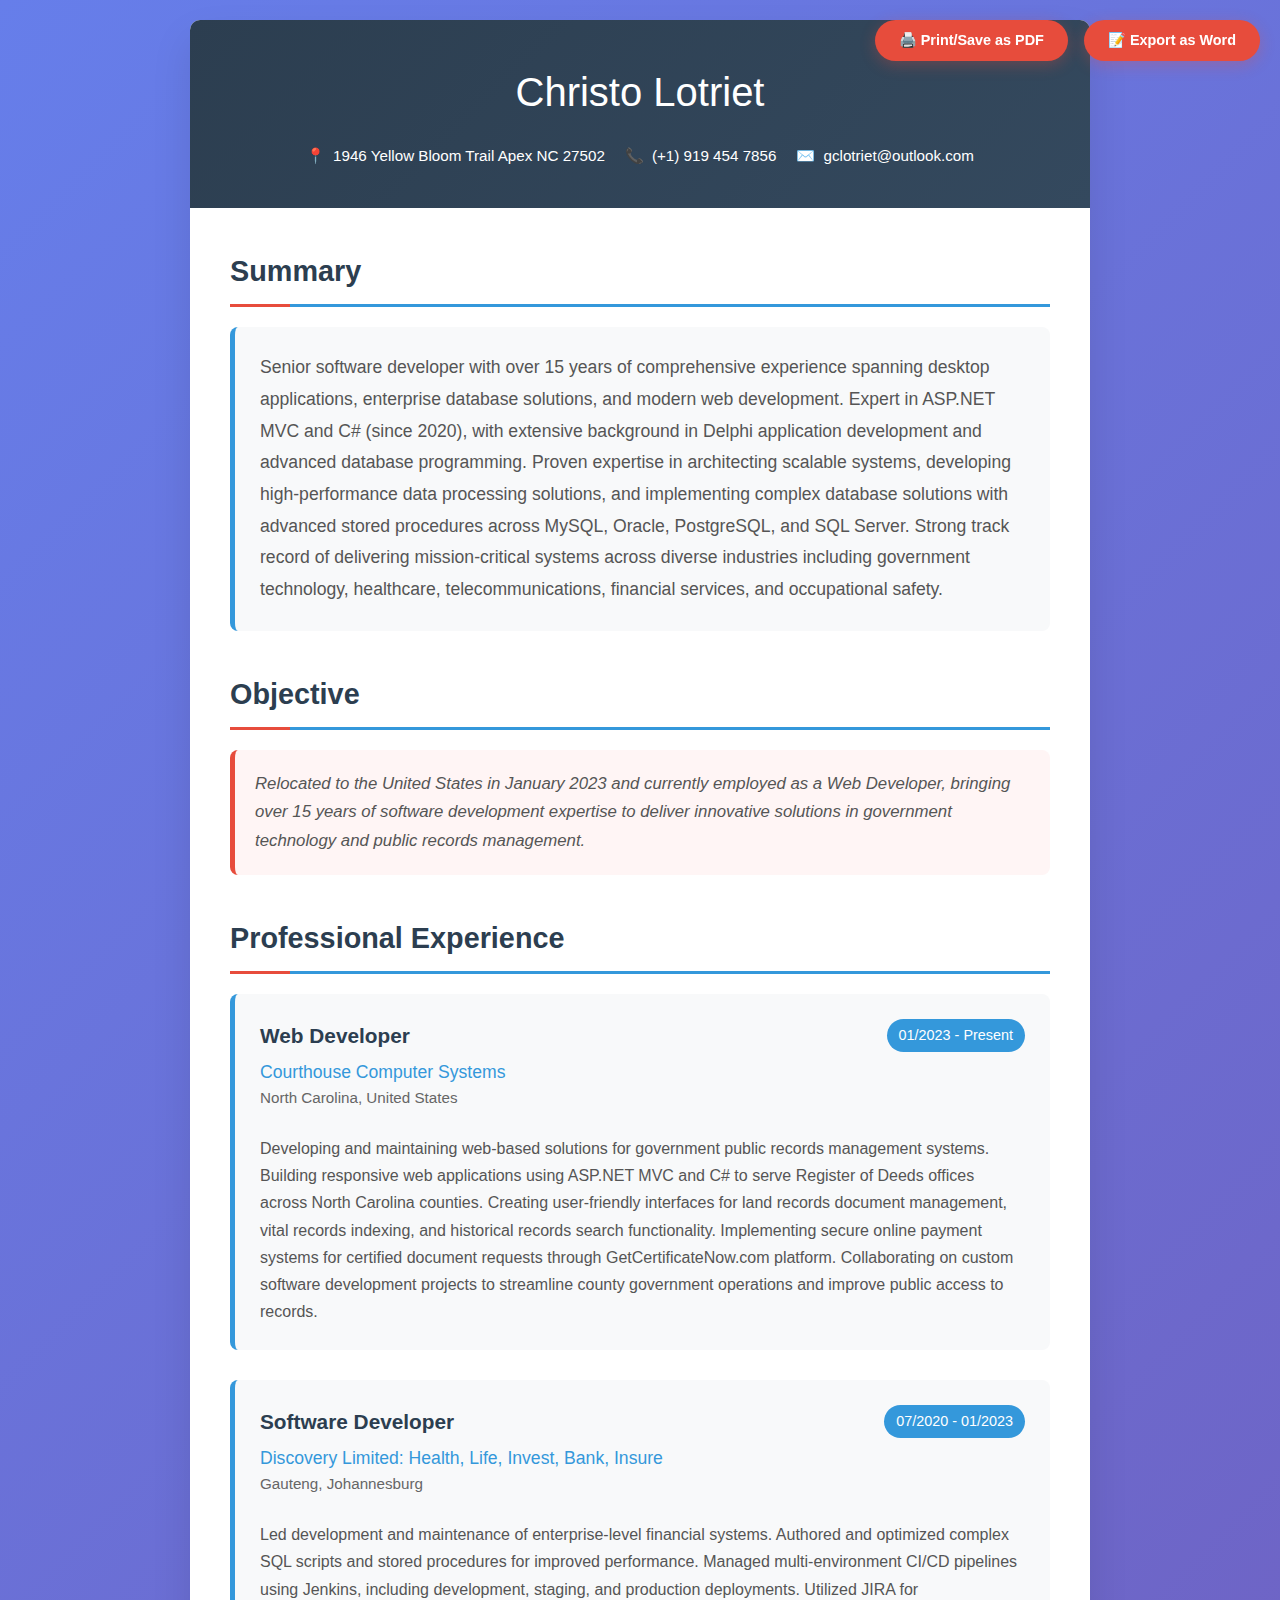
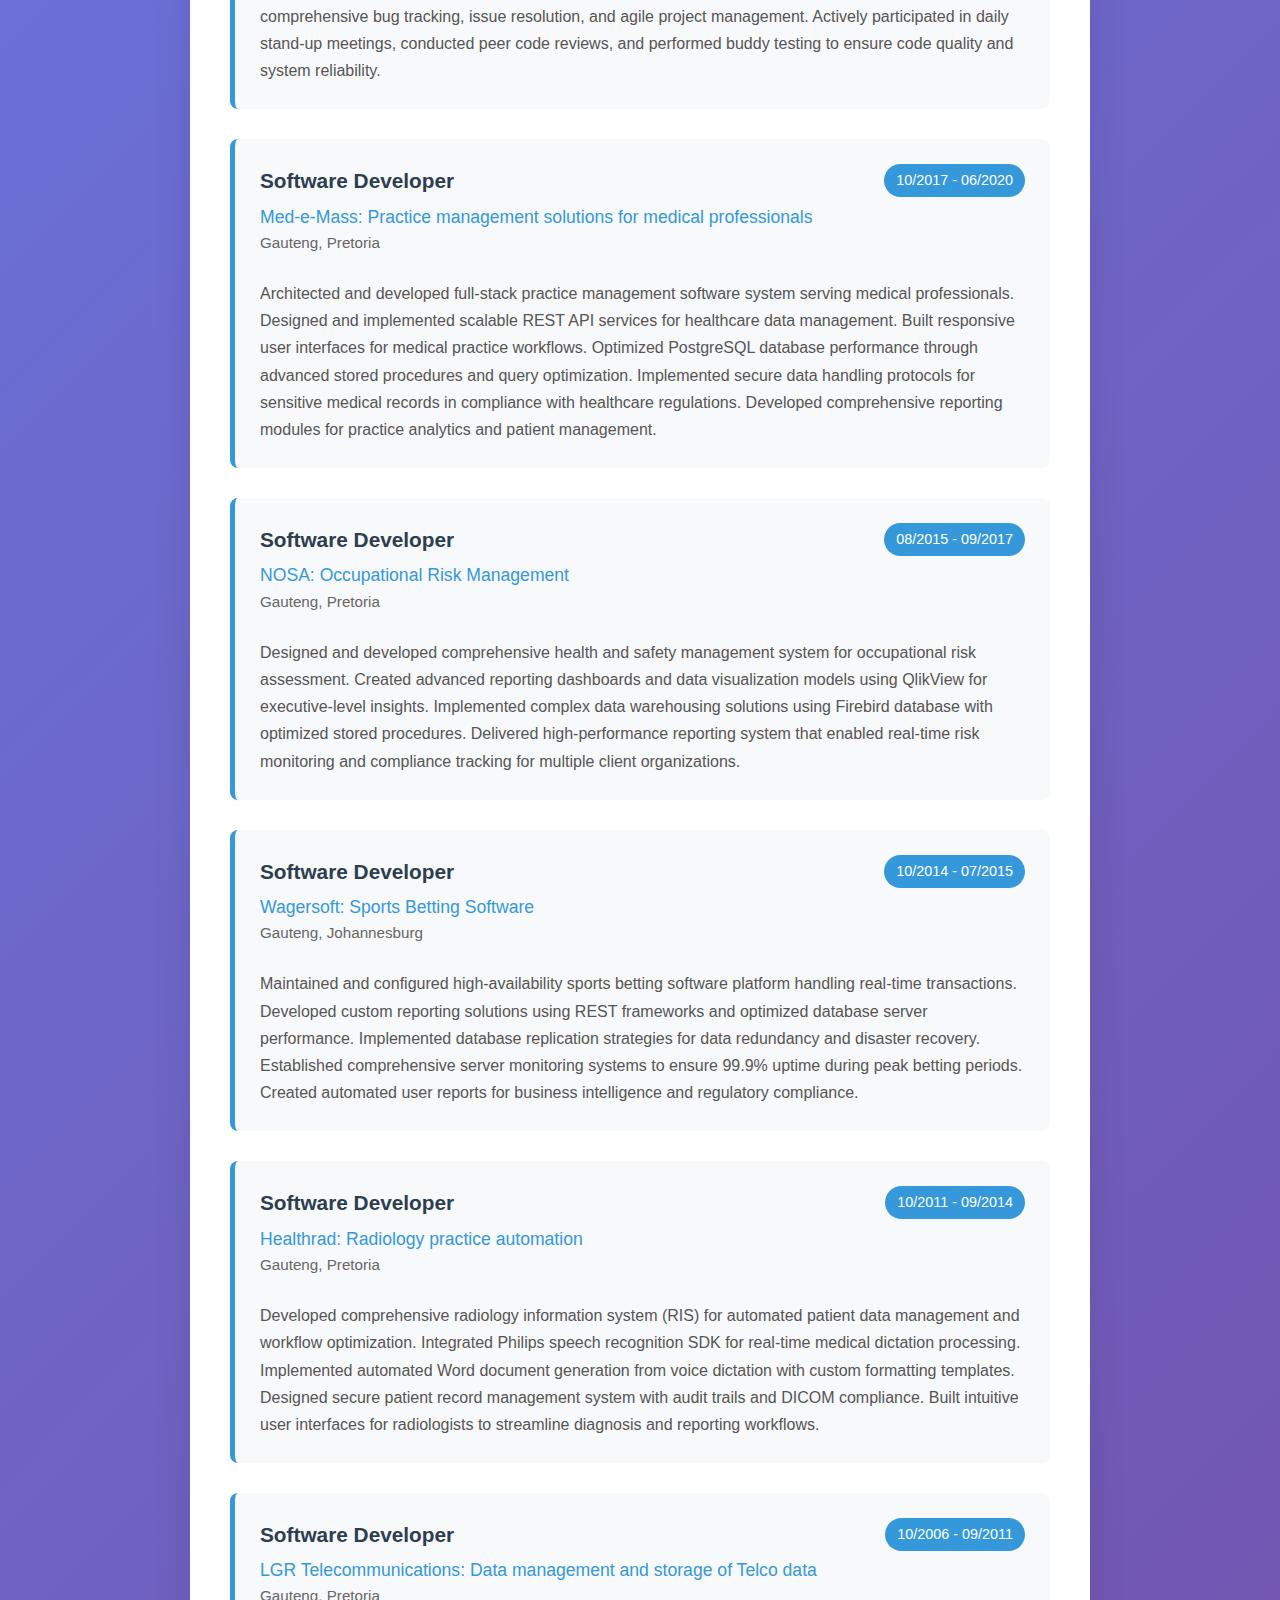
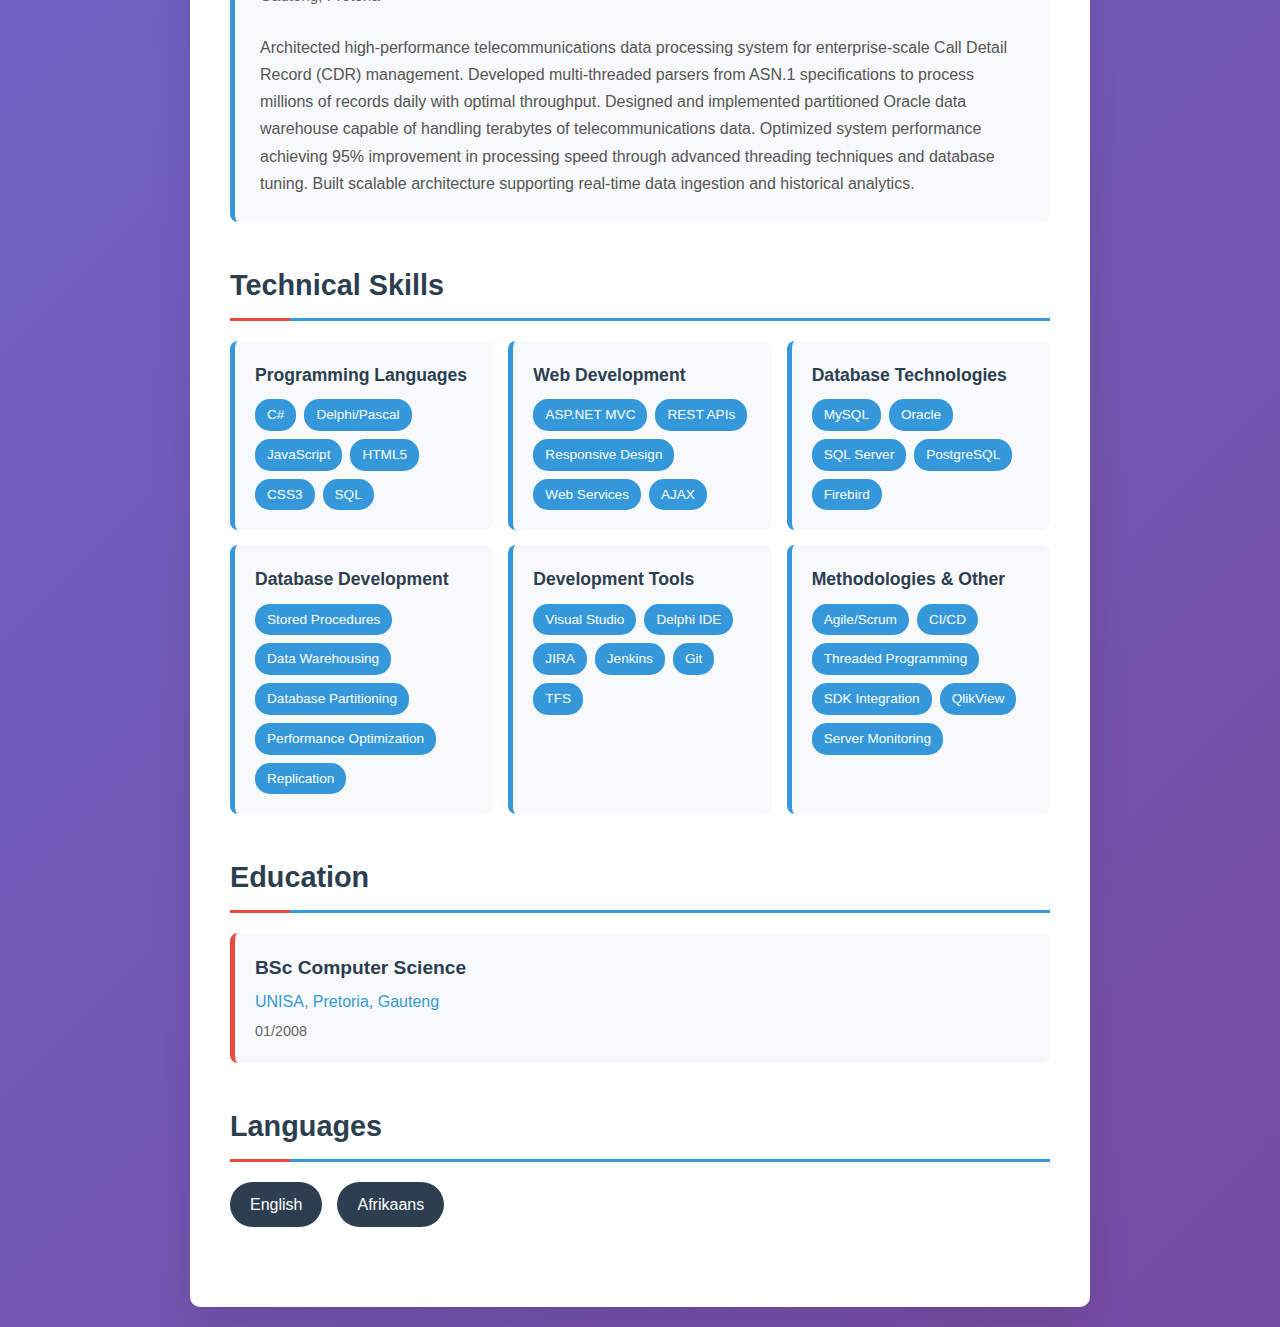
<file: Index.html>
<!DOCTYPE html>
<html lang="en">
  <head>
    <meta charset="UTF-8" />
    <meta name="viewport" content="width=device-width, initial-scale=1.0" />
    <title>Christo Lotriet - Software Developer</title>
    <link rel="stylesheet" href="styles.css" />
  </head>
  <body>
    <div class="export-btn-group">
      <button class="pdf-export-btn" onclick="exportToPDF()">
        🖨️ Print/Save as PDF
      </button>
      <button class="word-export-btn" onclick="exportToWord()">
        📝 Export as Word
      </button>
    </div>
    <div class="cv-container">
      <header class="header">
        <h1>Christo Lotriet</h1>
        <div class="contact-info">
          <div class="contact-item">
            <span>📍</span>
            <span>1946 Yellow Bloom Trail Apex NC 27502</span>
          </div>
          <div class="contact-item">
            <span>📞</span>
            <span>(+1) 919 454 7856</span>
          </div>
          <div class="contact-item">
            <span>✉️</span>
            <a
              href="mailto:gclotriet@outlook.com"
              style="color: white; text-decoration: none"
              >gclotriet@outlook.com</a
            >
          </div>
        </div>
      </header>

      <div class="content">
        <section class="section">
          <h2>Summary</h2>
          <div class="summary-text">
            Senior software developer with over 15 years of comprehensive
            experience spanning desktop applications, enterprise database
            solutions, and modern web development. Expert in ASP.NET MVC and C#
            (since 2020), with extensive background in Delphi application
            development and advanced database programming. Proven expertise in
            architecting scalable systems, developing high-performance data
            processing solutions, and implementing complex database solutions
            with advanced stored procedures across MySQL, Oracle, PostgreSQL,
            and SQL Server. Strong track record of delivering mission-critical
            systems across diverse industries including government technology,
            healthcare, telecommunications, financial services, and occupational
            safety.
          </div>
        </section>

        <section class="section">
          <h2>Objective</h2>
          <div class="objective-text">
            Relocated to the United States in January 2023 and currently
            employed as a Web Developer, bringing over 15 years of software
            development expertise to deliver innovative solutions in government
            technology and public records management.
          </div>
        </section>

        <section class="section">
          <h2>Professional Experience</h2>

          <div class="job">
            <div class="job-header">
              <div>
                <div class="job-title">Web Developer</div>
                <div class="company">Courthouse Computer Systems</div>
                <div class="job-location">North Carolina, United States</div>
              </div>
              <div class="job-date">01/2023 - Present</div>
            </div>
            <div class="job-description">
              Developing and maintaining web-based solutions for government
              public records management systems. Building responsive web
              applications using ASP.NET MVC and C# to serve Register of Deeds
              offices across North Carolina counties. Creating user-friendly
              interfaces for land records document management, vital records
              indexing, and historical records search functionality.
              Implementing secure online payment systems for certified document
              requests through GetCertificateNow.com platform. Collaborating on
              custom software development projects to streamline county
              government operations and improve public access to records.
            </div>
          </div>

          <div class="job">
            <div class="job-header">
              <div>
                <div class="job-title">Software Developer</div>
                <div class="company">
                  Discovery Limited: Health, Life, Invest, Bank, Insure
                </div>
                <div class="job-location">Gauteng, Johannesburg</div>
              </div>
              <div class="job-date">07/2020 - 01/2023</div>
            </div>
            <div class="job-description">
              Led development and maintenance of enterprise-level financial
              systems. Authored and optimized complex SQL scripts and stored
              procedures for improved performance. Managed multi-environment
              CI/CD pipelines using Jenkins, including development, staging, and
              production deployments. Utilized JIRA for comprehensive bug
              tracking, issue resolution, and agile project management. Actively
              participated in daily stand-up meetings, conducted peer code
              reviews, and performed buddy testing to ensure code quality and
              system reliability.
            </div>
          </div>

          <div class="job">
            <div class="job-header">
              <div>
                <div class="job-title">Software Developer</div>
                <div class="company">
                  Med-e-Mass: Practice management solutions for medical
                  professionals
                </div>
                <div class="job-location">Gauteng, Pretoria</div>
              </div>
              <div class="job-date">10/2017 - 06/2020</div>
            </div>
            <div class="job-description">
              Architected and developed full-stack practice management software
              system serving medical professionals. Designed and implemented
              scalable REST API services for healthcare data management. Built
              responsive user interfaces for medical practice workflows.
              Optimized PostgreSQL database performance through advanced stored
              procedures and query optimization. Implemented secure data
              handling protocols for sensitive medical records in compliance
              with healthcare regulations. Developed comprehensive reporting
              modules for practice analytics and patient management.
            </div>
          </div>

          <div class="job">
            <div class="job-header">
              <div>
                <div class="job-title">Software Developer</div>
                <div class="company">NOSA: Occupational Risk Management</div>
                <div class="job-location">Gauteng, Pretoria</div>
              </div>
              <div class="job-date">08/2015 - 09/2017</div>
            </div>
            <div class="job-description">
              Designed and developed comprehensive health and safety management
              system for occupational risk assessment. Created advanced
              reporting dashboards and data visualization models using QlikView
              for executive-level insights. Implemented complex data warehousing
              solutions using Firebird database with optimized stored
              procedures. Delivered high-performance reporting system that
              enabled real-time risk monitoring and compliance tracking for
              multiple client organizations.
            </div>
          </div>

          <div class="job">
            <div class="job-header">
              <div>
                <div class="job-title">Software Developer</div>
                <div class="company">Wagersoft: Sports Betting Software</div>
                <div class="job-location">Gauteng, Johannesburg</div>
              </div>
              <div class="job-date">10/2014 - 07/2015</div>
            </div>
            <div class="job-description">
              Maintained and configured high-availability sports betting
              software platform handling real-time transactions. Developed
              custom reporting solutions using REST frameworks and optimized
              database server performance. Implemented database replication
              strategies for data redundancy and disaster recovery. Established
              comprehensive server monitoring systems to ensure 99.9% uptime
              during peak betting periods. Created automated user reports for
              business intelligence and regulatory compliance.
            </div>
          </div>

          <div class="job">
            <div class="job-header">
              <div>
                <div class="job-title">Software Developer</div>
                <div class="company">
                  Healthrad: Radiology practice automation
                </div>
                <div class="job-location">Gauteng, Pretoria</div>
              </div>
              <div class="job-date">10/2011 - 09/2014</div>
            </div>
            <div class="job-description">
              Developed comprehensive radiology information system (RIS) for
              automated patient data management and workflow optimization.
              Integrated Philips speech recognition SDK for real-time medical
              dictation processing. Implemented automated Word document
              generation from voice dictation with custom formatting templates.
              Designed secure patient record management system with audit trails
              and DICOM compliance. Built intuitive user interfaces for
              radiologists to streamline diagnosis and reporting workflows.
            </div>
          </div>

          <div class="job">
            <div class="job-header">
              <div>
                <div class="job-title">Software Developer</div>
                <div class="company">
                  LGR Telecommunications: Data management and storage of Telco
                  data
                </div>
                <div class="job-location">Gauteng, Pretoria</div>
              </div>
              <div class="job-date">10/2006 - 09/2011</div>
            </div>
            <div class="job-description">
              Architected high-performance telecommunications data processing
              system for enterprise-scale Call Detail Record (CDR) management.
              Developed multi-threaded parsers from ASN.1 specifications to
              process millions of records daily with optimal throughput.
              Designed and implemented partitioned Oracle data warehouse capable
              of handling terabytes of telecommunications data. Optimized system
              performance achieving 95% improvement in processing speed through
              advanced threading techniques and database tuning. Built scalable
              architecture supporting real-time data ingestion and historical
              analytics.
            </div>
          </div>
        </section>

        <section class="section">
          <h2>Technical Skills</h2>
          <div class="skills-grid">
            <div class="skill-category">
              <h4>Programming Languages</h4>
              <div class="skill-tags">
                <span class="skill-tag">C#</span>
                <span class="skill-tag">Delphi/Pascal</span>
                <span class="skill-tag">JavaScript</span>
                <span class="skill-tag">HTML5</span>
                <span class="skill-tag">CSS3</span>
                <span class="skill-tag">SQL</span>
              </div>
            </div>
            <div class="skill-category">
              <h4>Web Development</h4>
              <div class="skill-tags">
                <span class="skill-tag">ASP.NET MVC</span>
                <span class="skill-tag">REST APIs</span>
                <span class="skill-tag">Responsive Design</span>
                <span class="skill-tag">Web Services</span>
                <span class="skill-tag">AJAX</span>
              </div>
            </div>
            <div class="skill-category">
              <h4>Database Technologies</h4>
              <div class="skill-tags">
                <span class="skill-tag">MySQL</span>
                <span class="skill-tag">Oracle</span>
                <span class="skill-tag">SQL Server</span>
                <span class="skill-tag">PostgreSQL</span>
                <span class="skill-tag">Firebird</span>
              </div>
            </div>
            <div class="skill-category">
              <h4>Database Development</h4>
              <div class="skill-tags">
                <span class="skill-tag">Stored Procedures</span>
                <span class="skill-tag">Data Warehousing</span>
                <span class="skill-tag">Database Partitioning</span>
                <span class="skill-tag">Performance Optimization</span>
                <span class="skill-tag">Replication</span>
              </div>
            </div>
            <div class="skill-category">
              <h4>Development Tools</h4>
              <div class="skill-tags">
                <span class="skill-tag">Visual Studio</span>
                <span class="skill-tag">Delphi IDE</span>
                <span class="skill-tag">JIRA</span>
                <span class="skill-tag">Jenkins</span>
                <span class="skill-tag">Git</span>
                <span class="skill-tag">TFS</span>
              </div>
            </div>
            <div class="skill-category">
              <h4>Methodologies & Other</h4>
              <div class="skill-tags">
                <span class="skill-tag">Agile/Scrum</span>
                <span class="skill-tag">CI/CD</span>
                <span class="skill-tag">Threaded Programming</span>
                <span class="skill-tag">SDK Integration</span>
                <span class="skill-tag">QlikView</span>
                <span class="skill-tag">Server Monitoring</span>
              </div>
            </div>
          </div>
        </section>

        <section class="section">
          <h2>Education</h2>
          <div class="education-item">
            <div class="degree">BSc Computer Science</div>
            <div class="university">UNISA, Pretoria, Gauteng</div>
            <div class="education-date">01/2008</div>
          </div>
        </section>

        <section class="section">
          <h2>Languages</h2>
          <div class="languages">
            <div class="language">English</div>
            <div class="language">Afrikaans</div>
          </div>
        </section>
      </div>
    </div>
    <script src="script.js"></script>
    <script src="word-export.js"></script>
  </body>
</html>
</file>
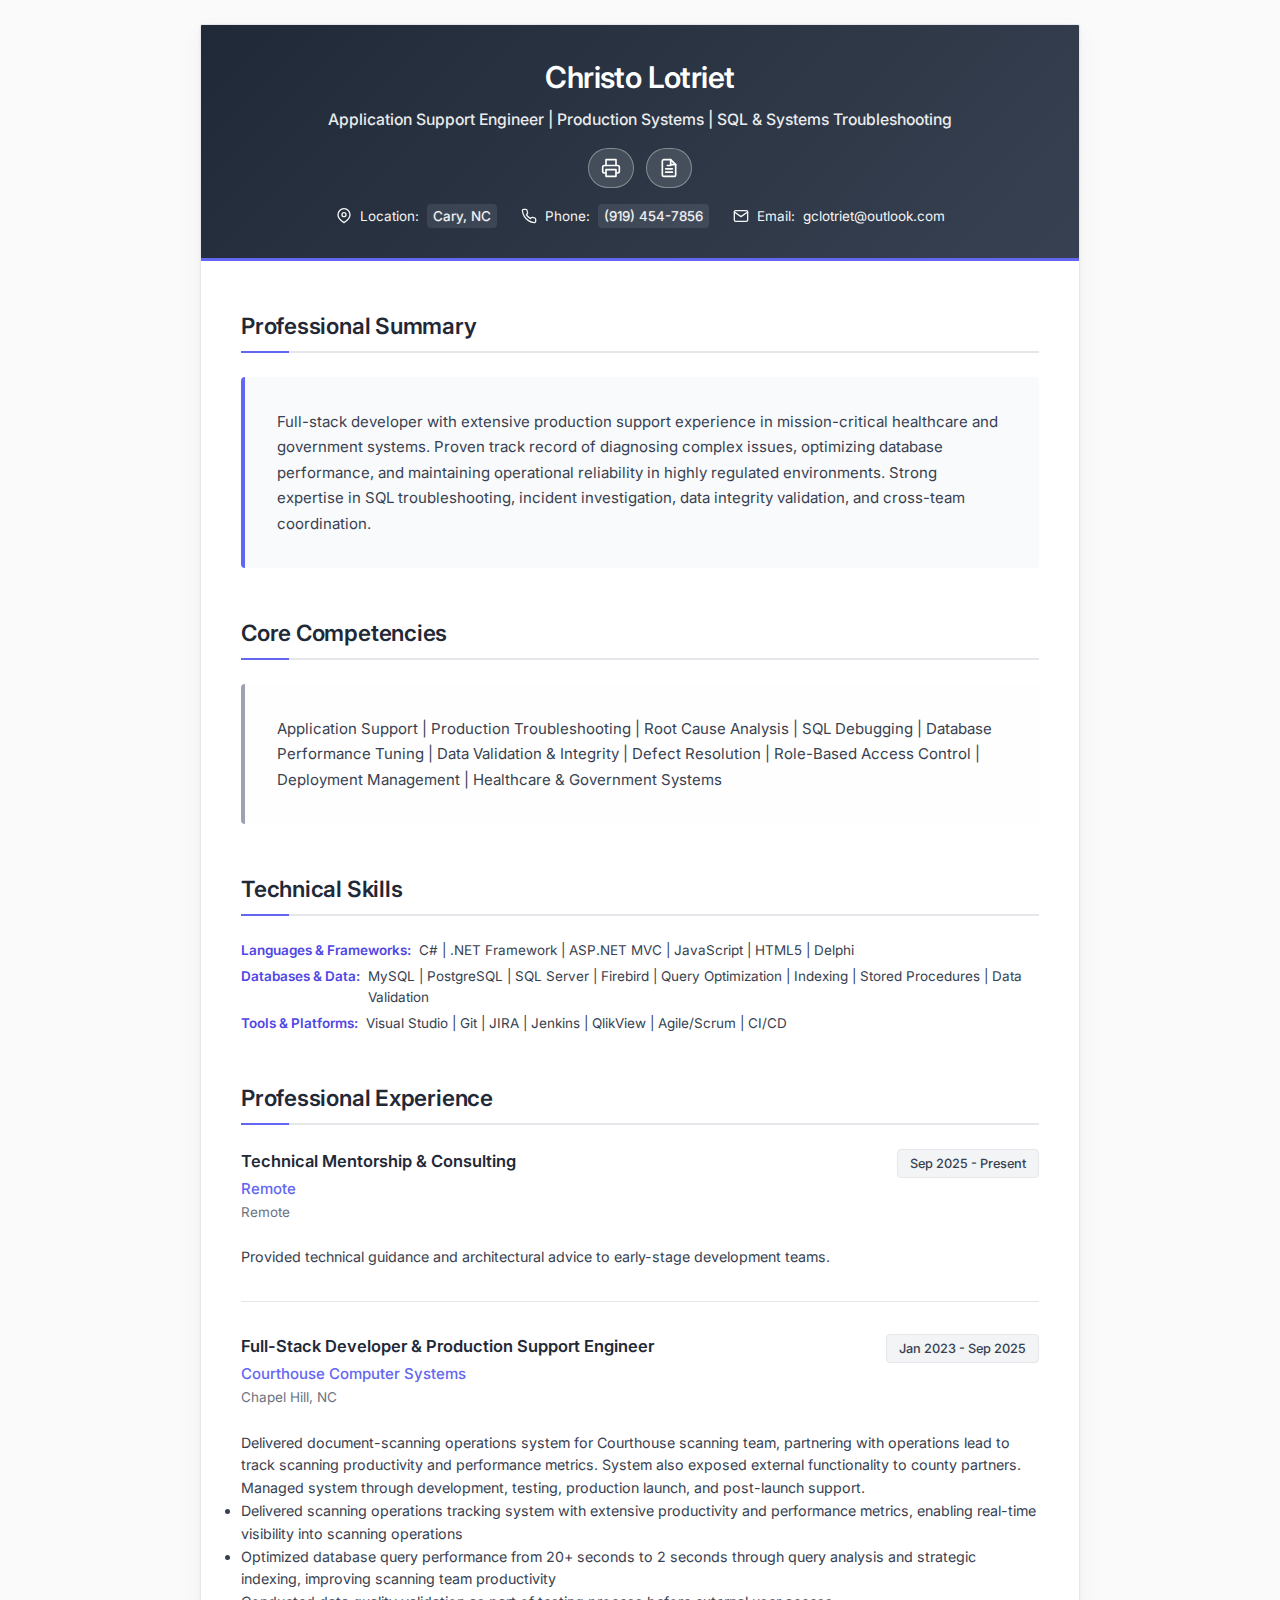
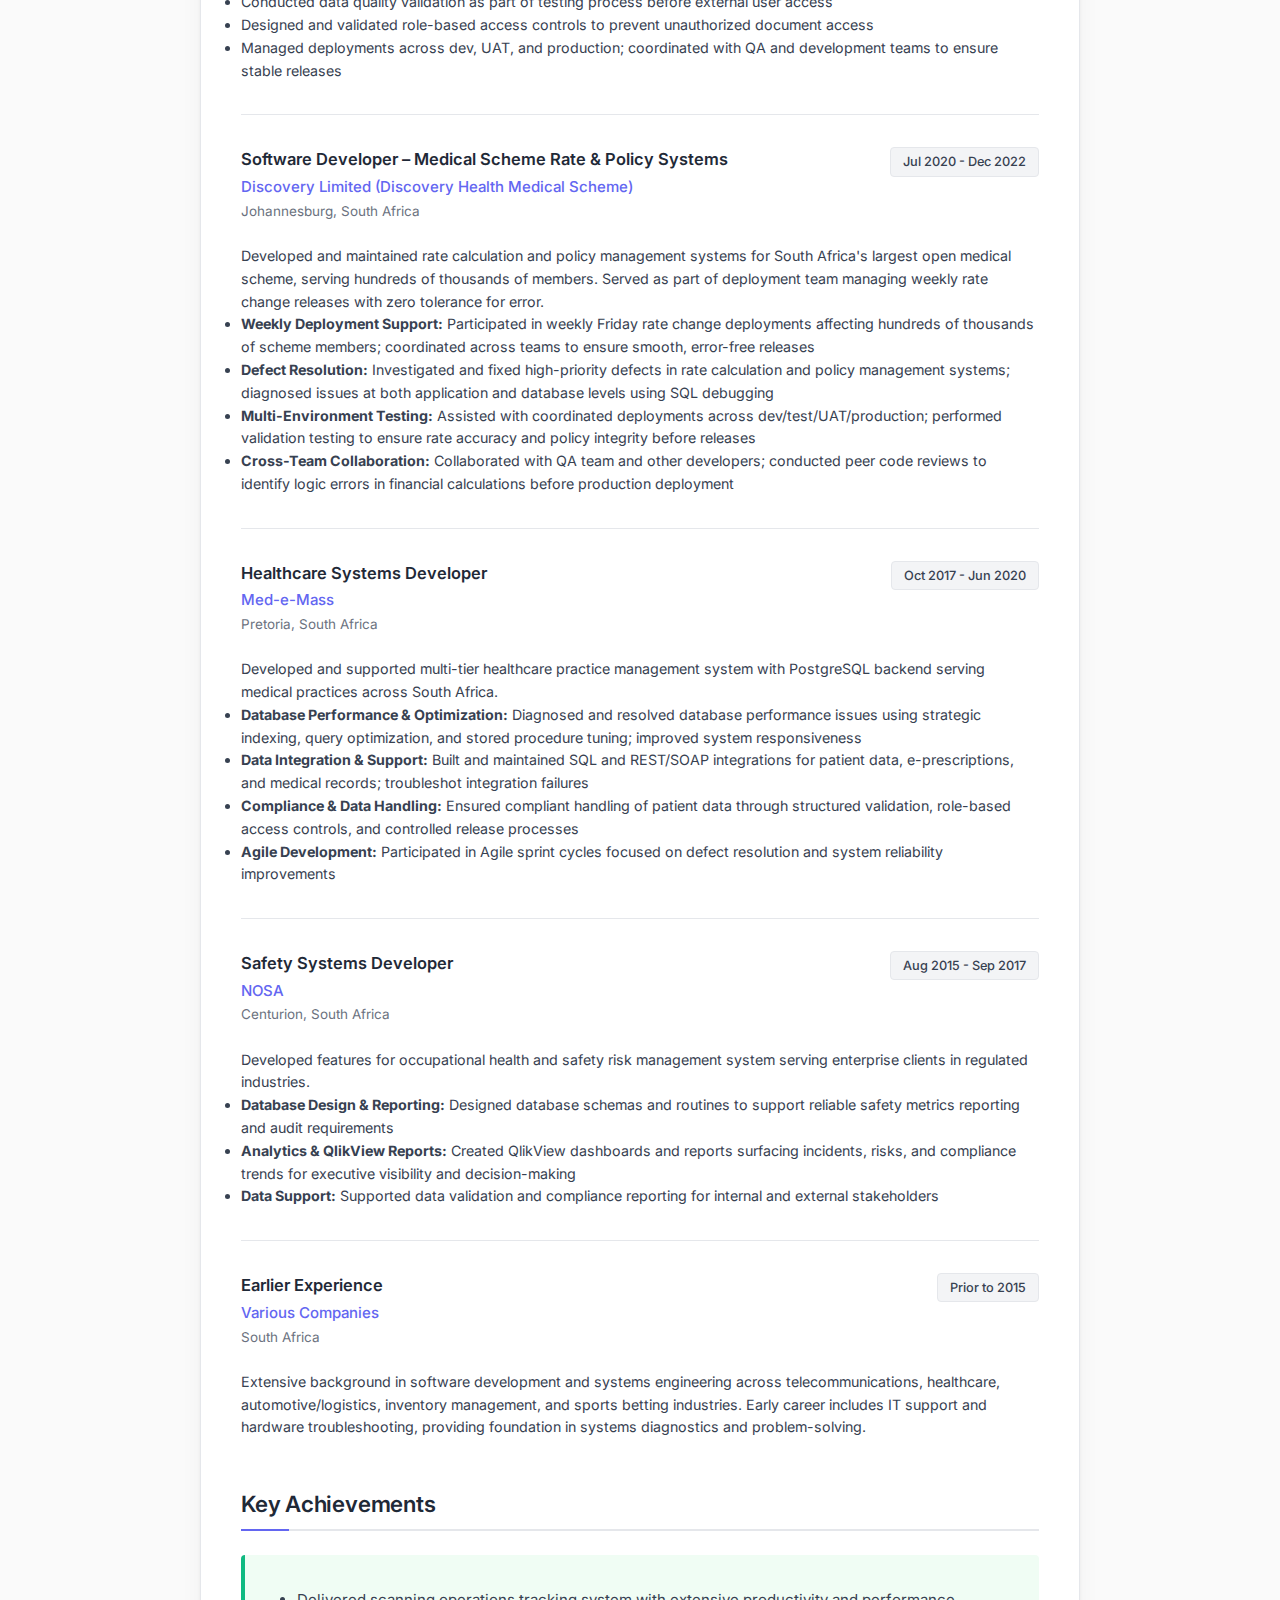
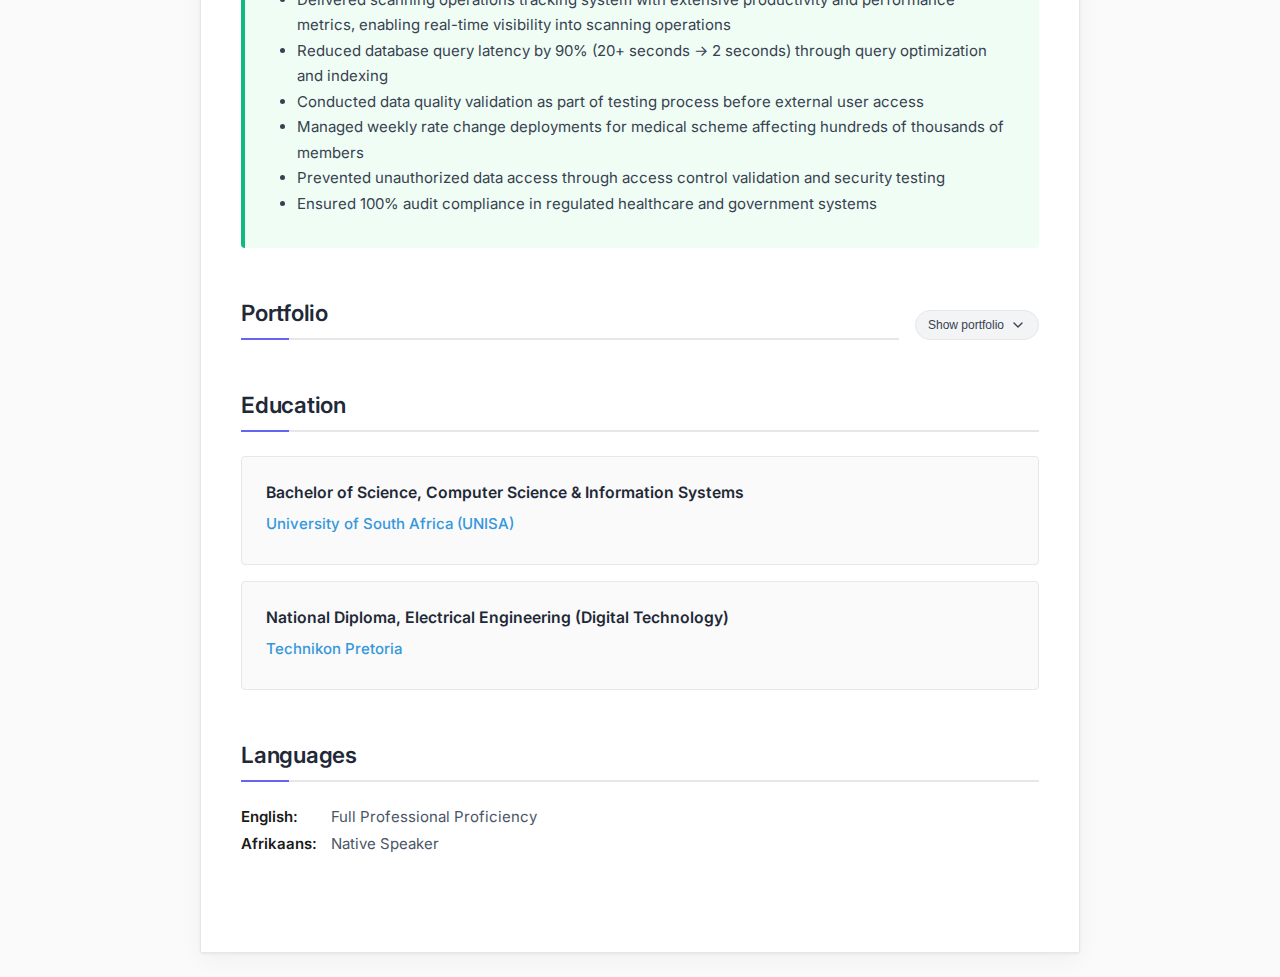
<file: index.html>
<!doctype html>
<html lang="en">
  <head>
    <!-- Google Analytics GA4 -->
    <script
      async
      src="https://www.googletagmanager.com/gtag/js?id=G-Q2SNEVHR7K"
    ></script>
    <script>
      window.dataLayer = window.dataLayer || [];
      function gtag() {
        dataLayer.push(arguments);
      }
      gtag("js", new Date());
      gtag("config", "G-Q2SNEVHR7K");
    </script>

    <meta charset="UTF-8" />
    <meta name="viewport" content="width=device-width, initial-scale=1.0" />
    <meta name="format-detection" content="telephone=no" />
    <title>
      Christo Lotriet - Application Support Engineer | Production Systems | SQL
      & Systems Troubleshooting
    </title>
    <link rel="preconnect" href="https://fonts.googleapis.com" />
    <link rel="preconnect" href="https://fonts.gstatic.com" crossorigin />
    <link
      href="https://fonts.googleapis.com/css2?family=Inter:wght@300;400;500;600;700&display=swap"
      rel="stylesheet"
    />
    <style>
      * {
        margin: 0;
        padding: 0;
        box-sizing: border-box;
      }

      body {
        font-family:
          "Inter",
          "Segoe UI",
          -apple-system,
          BlinkMacSystemFont,
          sans-serif;
        line-height: 1.5;
        color: #1a1a1a;
        background: #fafafa;
        min-height: 100vh;
        padding: 24px;
        font-size: 15px;
      }

      .site-nav {
        max-width: 880px;
        margin: 0 auto 15px;
        text-align: center;
        padding: 10px;
        background: white;
        border-radius: 4px;
        box-shadow: 0 1px 3px rgba(0, 0, 0, 0.06);
        border: 1px solid #e5e7eb;
      }

      .site-nav a {
        color: #4f46e5;
        text-decoration: none;
        padding: 5px 10px;
        margin: 0 5px;
        font-weight: 500;
      }

      .site-nav a:hover {
        text-decoration: underline;
      }

      .site-nav a.active {
        color: #1f2937;
        font-weight: 600;
      }

      .cv-container {
        max-width: 880px;
        margin: 0 auto;
        background: white;
        border-radius: 2px;
        box-shadow:
          0 1px 3px rgba(0, 0, 0, 0.06),
          0 8px 24px rgba(0, 0, 0, 0.04);
        overflow: hidden;
        border: 1px solid #e5e7eb;
      }

      .header {
        background: linear-gradient(135deg, #1f2937 0%, #374151 100%);
        color: white;
        padding: 30px 40px;
        text-align: center;
        border-bottom: 3px solid #6366f1;
      }

      .header h1 {
        font-size: 2em;
        margin-bottom: 8px;
        font-weight: 600;
        letter-spacing: -0.02em;
      }

      .header h3 {
        font-size: 1.05em;
        font-weight: 500;
        margin-bottom: 0;
        opacity: 0.9;
      }

      .contact-info {
        display: flex;
        justify-content: center;
        flex-wrap: wrap;
        gap: 24px;
        margin-top: 16px;
        font-size: 0.9em;
        font-weight: 400;
      }

      .contact-item {
        display: flex;
        align-items: center;
        gap: 8px;
        opacity: 0.95;
      }

      .contact-icon {
        display: inline-flex;
        align-items: center;
        justify-content: center;
        width: 16px;
        height: 16px;
        flex: 0 0 auto;
      }

      .contact-icon svg {
        width: 16px;
        height: 16px;
        stroke: currentColor;
        fill: none;
        stroke-width: 2;
        stroke-linecap: round;
        stroke-linejoin: round;
      }

      .contact-item span:last-child {
        text-shadow: 0px 0px 1px rgba(255, 255, 255, 0.5);
        background-color: rgba(255, 255, 255, 0.1);
        padding: 2px 6px;
        border-radius: 4px;
        color: white !important;
        -webkit-text-fill-color: white !important;
      }

      .phone-number {
        color: white !important;
        -webkit-text-fill-color: white !important;
        text-decoration: none !important;
        pointer-events: auto;
      }

      .content {
        padding: 48px 40px;
      }

      .section {
        margin-bottom: 48px;
      }

      .section h2 {
        color: #1f2937;
        font-size: 1.5em;
        margin-bottom: 24px;
        padding-bottom: 8px;
        border-bottom: 2px solid #e5e7eb;
        position: relative;
        font-weight: 600;
        letter-spacing: -0.01em;
      }

      .section h2::after {
        content: "";
        position: absolute;
        bottom: -2px;
        left: 0;
        width: 48px;
        height: 2px;
        background: #6366f1;
      }

      .summary-text {
        font-size: 1em;
        color: #374151;
        line-height: 1.7;
        background: #f9fafb;
        padding: 32px;
        border-radius: 4px;
        border-left: 4px solid #6366f1;
        font-weight: 400;
      }

      .objective-text {
        font-size: 0.95em;
        color: #374151;
        line-height: 1.6;
        background: #fefefe;
        padding: 24px;
        border-radius: 4px;
        border-left: 4px solid #9ca3af;
        font-style: normal;
        font-weight: 400;
      }

      .job {
        margin-bottom: 32px;
        padding: 0;
        background: transparent;
        border-radius: 0;
        border-left: none;
        transition: none;
        border-bottom: 1px solid #e5e7eb;
        padding-bottom: 32px;
      }

      .job:last-child {
        border-bottom: none;
        padding-bottom: 0;
        margin-bottom: 0;
      }

      .job:hover {
        transform: none;
        box-shadow: none;
      }

      .job-header {
        display: flex;
        justify-content: space-between;
        align-items: flex-start;
        margin-bottom: 16px;
        flex-wrap: wrap;
      }

      .job-title {
        font-size: 1.1em;
        font-weight: 600;
        color: #1f2937;
        margin-bottom: 4px;
      }

      .company {
        font-size: 1em;
        color: #6366f1;
        font-weight: 500;
        margin-bottom: 2px;
      }

      .job-date {
        background: #f3f4f6;
        color: #374151;
        padding: 4px 12px;
        border-radius: 4px;
        font-size: 0.85em;
        font-weight: 500;
        border: 1px solid #e5e7eb;
      }

      .job-location {
        color: #6b7280;
        font-size: 0.9em;
        margin-bottom: 8px;
        font-weight: 400;
      }

      .job-description {
        color: #374151;
        line-height: 1.6;
        font-size: 0.95em;
        margin-top: 16px;
        font-weight: 400;
      }

      .skills-grid {
        display: grid;
        grid-template-columns: repeat(auto-fit, minmax(180px, 1fr));
        gap: 24px;
      }

      .skills-compact {
        display: flex;
        flex-direction: column;
        gap: 6px;
      }

      .skills-compact-row {
        display: flex;
        align-items: baseline;
        gap: 8px;
        line-height: 1.5;
      }

      .skills-compact-label {
        min-width: 90px;
        font-weight: 600;
        color: #4f46e5;
        font-size: 0.9em;
        flex-shrink: 0;
      }

      .skills-compact-items {
        color: #374151;
        font-size: 0.9em;
      }

      .skill-category {
        background: #fafafa;
        padding: 20px;
        border-radius: 4px;
        border: 1px solid #e5e7eb;
      }

      .skill-category h4 {
        color: #1f2937;
        margin-bottom: 12px;
        font-size: 0.9em;
        font-weight: 600;
        text-transform: uppercase;
        letter-spacing: 0.05em;
      }

      .skill-tags {
        display: flex;
        flex-wrap: wrap;
        gap: 6px;
      }

      .skill-tag {
        background: #f3f4f6;
        color: #374151;
        padding: 4px 10px;
        border-radius: 3px;
        font-size: 0.8em;
        font-weight: 500;
        border: 1px solid #e5e7eb;
      }

      .education-item {
        background: #fafafa;
        padding: 24px;
        border-radius: 4px;
        border: 1px solid #e5e7eb;
      }

      .degree {
        font-size: 1.05em;
        font-weight: 600;
        color: #1f2937;
        margin-bottom: 8px;
      }

      .university {
        color: #3498db;
        font-weight: 500;
        margin-bottom: 5px;
      }

      .education-date {
        color: #666;
        font-size: 0.9em;
      }

      .languages {
        display: flex;
        gap: 12px;
        flex-wrap: wrap;
      }

      .language {
        background: #f3f4f6;
        color: #374151;
        padding: 8px 16px;
        border-radius: 4px;
        font-weight: 500;
        border: 1px solid #e5e7eb;
        font-size: 0.9em;
      }

      .export-btn-group {
        display: flex;
        justify-content: center;
        gap: 12px;
        margin: 16px 0 8px;
      }

      .export-btn {
        display: inline-flex;
        align-items: center;
        justify-content: center;
        min-width: 40px;
        height: 40px;
        padding: 0 12px;
        background: rgba(255, 255, 255, 0.12);
        color: #fff;
        border: 1px solid rgba(255, 255, 255, 0.35);
        border-radius: 999px;
        cursor: pointer;
        transition: all 0.2s ease;
      }

      .export-btn .icon {
        display: inline-flex;
        align-items: center;
        justify-content: center;
        width: 20px;
        height: 20px;
      }

      .export-btn .icon svg {
        width: 20px;
        height: 20px;
        stroke: currentColor;
        fill: none;
        stroke-width: 2;
        stroke-linecap: round;
        stroke-linejoin: round;
      }

      .export-btn .btn-text {
        max-width: 0;
        opacity: 0;
        overflow: hidden;
        white-space: nowrap;
        margin-left: 0;
        font-size: 0.72em;
        font-weight: 600;
        letter-spacing: 0.02em;
        text-transform: uppercase;
        transition:
          max-width 0.2s ease,
          opacity 0.2s ease,
          margin-left 0.2s ease;
      }

      .export-btn:hover .btn-text,
      .export-btn:focus-visible .btn-text {
        max-width: 120px;
        opacity: 1;
        margin-left: 8px;
      }

      .export-btn:focus-visible {
        outline: 2px solid rgba(255, 255, 255, 0.8);
        outline-offset: 2px;
      }

      .export-btn:hover {
        background: rgba(255, 255, 255, 0.22);
        border-color: rgba(255, 255, 255, 0.55);
        transform: translateY(-1px);
      }

      .export-btn:active {
        transform: translateY(0);
      }

      @media print {
        body {
          background: white !important;
          padding: 0 !important;
          margin: 0 !important;
          font-size: 12pt;
          line-height: 1.4;
        }

        .export-btn-group {
          display: none !important;
        }

        .portfolio-section {
          display: none !important;
        }

        .cv-container {
          box-shadow: none !important;
          border-radius: 0 !important;
          margin: 0 !important;
          max-width: none !important;
          width: 100% !important;
        }

        .header {
          background: #2c3e50 !important;
          color: white !important;
          padding: 30px !important;
          margin: 0 !important;
        }

        .contact-info {
          flex-direction: column;
          align-items: center;
          gap: 8px;
          text-align: center;
        }

        .contact-item {
          justify-content: center;
          flex-wrap: wrap;
        }

        .contact-item span:last-child,
        .contact-item a {
          background: transparent !important;
          padding: 0 !important;
          text-shadow: none !important;
        }

        .job:hover {
          transform: none !important;
          box-shadow: none !important;
        }

        .pdf-export-btn {
          display: none !important;
        }

        .section {
          page-break-inside: avoid;
          break-inside: avoid;
          margin-bottom: 25px;
        }

        .job {
          page-break-inside: avoid;
          break-inside: avoid;
          margin-bottom: 20px;
        }

        .header {
          page-break-after: avoid;
        }

        h2 {
          page-break-after: avoid;
          color: #2c3e50 !important;
        }

        .skill-tag {
          background: #3498db !important;
          color: white !important;
        }

        .job-date {
          background: #3498db !important;
          color: white !important;
        }

        .language {
          background: #2c3e50 !important;
          color: white !important;
        }

        /* Ensure colors are preserved */
        * {
          -webkit-print-color-adjust: exact !important;
          print-color-adjust: exact !important;
          print-color-adjust: exact !important;
        }
      }

      @media (max-width: 768px) {
        .header {
          padding: 30px 20px;
        }

        .header h1 {
          font-size: 2em;
        }

        .contact-info {
          flex-direction: column;
          gap: 10px;
        }

        .content {
          padding: 30px 20px;
        }

        .job-header {
          flex-direction: column;
        }

        .job-date {
          align-self: flex-start;
          margin-top: 10px;
        }

        .export-btn-group {
          margin: 12px 0 6px;
          gap: 8px;
        }
        .export-btn {
          width: 36px;
          height: 36px;
          padding: 0 8px;
        }
        .btn-text {
          max-width: 0;
          opacity: 0;
          margin-left: 0;
        }

        .portfolio-header {
          flex-direction: column;
          align-items: flex-start;
          justify-content: flex-start;
          width: 100%;
          margin-bottom: 16px;
        }

        .portfolio-header h2 {
          flex: none;
          margin-bottom: 8px;
        }

        .portfolio-toggle {
          align-self: flex-start;
        }
      }

      @media (max-width: 480px) {
        .content {
          padding: 20px 15px;
        }

        .header h1 {
          font-size: 1.8em;
        }

        .summary-text {
          padding: 24px;
        }

        .skills-container {
          flex-direction: column;
        }
      }

      /* Clean up inline styles - move to proper classes */
      .contact-link {
        color: white;
        text-decoration: none;
      }

      .currently-learning-heading {
        margin-top: 20px;
      }

      .azure-openai-pill {
        background: #e0f2fe;
        border-color: #0284c7;
        color: #0284c7;
      }

      .skill-heading-secondary {
        margin-top: 15px;
      }

      .professional-dev-description {
        margin-top: 12px;
        font-size: 0.9em;
        color: #374151;
        line-height: 1.5;
      }

      /* Languages section styles */
      .languages {
        display: flex;
        flex-direction: column;
        gap: 5px;
      }

      .language-item {
        display: flex;
        align-items: center;
        gap: 10px;
      }

      .language-name {
        font-weight: 600;
        min-width: 80px;
      }

      .language-level {
        color: #4a5568;
      }

      /* Skills section improvements */
      .skills-modern {
        margin-top: 20px;
      }

      .skills-simple {
        margin-top: 15px;
      }

      .skill-category {
        margin-bottom: 12px;
        line-height: 1.6;
        color: #374151;
      }

      .skill-category strong {
        color: #1f2937;
        font-weight: 600;
        margin-right: 8px;
      }

      .skill-category.currently-learning {
        margin-top: 16px;
        padding: 12px 16px;
        background: #f0f9ff;
        border-left: 4px solid #0284c7;
        border-radius: 4px;
      }

      .highlight {
        color: #0284c7;
        font-weight: 600;
        background: #e0f2fe;
        padding: 2px 8px;
        border-radius: 4px;
      }

      .skills-row {
        display: flex;
        gap: 30px;
        margin-bottom: 20px;
      }

      .skill-group {
        flex: 1;
      }

      .skill-heading {
        font-size: 15px;
        margin: 0 0 10px;
        color: #4f46e5;
        font-weight: 600;
      }

      .skill-pills {
        display: flex;
        flex-wrap: wrap;
        gap: 8px;
      }

      .skill-pill {
        background: #f3f4f6;
        border: 1px solid #e5e7eb;
        border-radius: 16px;
        padding: 4px 12px;
        font-size: 13px;
        display: inline-block;
      }

      /* Resume-specific styles */
      .resume-link {
        color: #6366f1;
        text-decoration: none;
      }

      .currently-learning-skills {
        color: #0284c7;
        font-weight: 500;
      }

      .professional-dev-note {
        font-size: 0.9em;
        color: #666;
      }

      /* Cross-Functional Capabilities section */
      .capabilities-grid {
        display: grid;
        grid-template-columns: repeat(auto-fit, minmax(280px, 1fr));
        gap: 20px;
        margin-top: 15px;
      }

      .capability-item {
        background: #f8fafc;
        border: 1px solid #e2e8f0;
        border-radius: 8px;
        padding: 18px;
        transition: box-shadow 0.2s ease;
      }

      .capability-item:hover {
        box-shadow: 0 2px 8px rgba(0, 0, 0, 0.1);
      }

      .capability-item h4 {
        margin: 0 0 10px 0;
        color: #2d3748;
        font-size: 15px;
        font-weight: 600;
        line-height: 1.3;
      }

      .capability-item p {
        margin: 0;
        font-size: 13px;
        line-height: 1.5;
        color: #4a5568;
      }

      /* Skills container styles for consistent layout */
      .skills-container {
        display: flex;
        gap: 24px;
        width: 100%;
        align-items: flex-start;
        flex-wrap: wrap;
      }

      .skill-column {
        flex: 1;
        min-width: 220px;
        display: flex;
        flex-direction: column;
        gap: 8px;
      }

      .skill-category {
        margin-bottom: 0;
        line-height: 1.4;
        background: none;
        border: none;
        padding: 2px 0 2px 0;
      }

      .skill-category-name {
        font-weight: 600;
        min-width: 100px;
        display: inline-block;
        color: #4f46e5;
        font-size: 0.95em;
      }

      .skill-items {
        color: #374151;
        font-size: 0.95em;
      }

      .portfolio-header {
        display: flex;
        align-items: flex-end;
        justify-content: space-between;
        gap: 16px;
        margin-bottom: 24px;
      }

      .portfolio-header h2 {
        margin-bottom: 0;
        flex: 1;
      }

      .portfolio-content[hidden] {
        display: none;
      }

      .portfolio-toggle {
        display: inline-flex;
        align-items: center;
        gap: 6px;
        background: #f3f4f6;
        color: #374151;
        border: 1px solid #e5e7eb;
        padding: 6px 12px;
        border-radius: 999px;
        font-size: 0.8em;
        cursor: pointer;
      }

      .portfolio-toggle:hover {
        background: #fff;
        border-color: #d1d5db;
      }

      .portfolio-toggle .toggle-icon {
        display: inline-flex;
        align-items: center;
        justify-content: center;
        transition: transform 0.2s ease;
      }

      .portfolio-toggle .toggle-icon svg {
        width: 16px;
        height: 16px;
        stroke: currentColor;
        fill: none;
        stroke-width: 2;
        stroke-linecap: round;
        stroke-linejoin: round;
      }

      .portfolio-toggle[aria-expanded="true"] .toggle-icon {
        transform: rotate(180deg);
      }

      .portfolio-section .portfolio-subtitle {
        margin: 8px 0 16px;
        font-size: 1.05em;
        color: #374151;
        font-weight: 600;
      }

      .portfolio-section .job-description p + p {
        margin-top: 12px;
      }

      .portfolio-link {
        color: #6366f1;
        text-decoration: none;
        font-weight: 500;
      }

      .portfolio-link:hover {
        text-decoration: underline;
      }

      /* Collapsible job entries */
      .job.collapsible .job-description {
        display: none;
      }

      .job.collapsible.open .job-description {
        display: block;
      }

      .job-toggle {
        margin-left: 12px;
        background: #f3f4f6;
        color: #374151;
        border: 1px solid #e5e7eb;
        padding: 4px 10px;
        border-radius: 4px;
        font-size: 0.8em;
        cursor: pointer;
      }

      .job-toggle:hover {
        background: #fff;
        border-color: #d1d5db;
      }

      /* Collapsible entries in resume.html (list layout) */
      .res-toggle {
        margin-left: 8px;
        background: #f3f4f6;
        color: #374151;
        border: 1px solid #e5e7eb;
        padding: 2px 8px;
        border-radius: 4px;
        font-size: 0.8em;
        cursor: pointer;
      }

      .res-toggle:hover {
        background: #fff;
        border-color: #d1d5db;
      }
    </style>
  </head>
  <body>
    <div class="cv-container">
      <header class="header">
        <h1>Christo Lotriet</h1>
        <h3>
          Application Support Engineer | Production Systems | SQL & Systems
          Troubleshooting
        </h3>
        <div class="export-btn-group" aria-label="Export options">
          <button
            class="export-btn pdf-export-btn"
            type="button"
            aria-label="Print or save as PDF"
            title="Print/PDF"
          >
            <span class="icon" aria-hidden="true">
              <svg viewBox="0 0 24 24">
                <polyline points="6 9 6 2 18 2 18 9"></polyline>
                <path
                  d="M6 18H4a2 2 0 0 1-2-2V11a2 2 0 0 1 2-2h16a2 2 0 0 1 2 2v5a2 2 0 0 1-2 2h-2"
                ></path>
                <rect x="6" y="14" width="12" height="8"></rect>
              </svg>
            </span>
            <span class="btn-text">Print/PDF</span>
          </button>
          <button
            class="export-btn word-export-btn"
            type="button"
            aria-label="Download Word document"
            title="Word"
          >
            <span class="icon" aria-hidden="true">
              <svg viewBox="0 0 24 24">
                <path
                  d="M14 2H6a2 2 0 0 0-2 2v16a2 2 0 0 0 2 2h12a2 2 0 0 0 2-2V8z"
                ></path>
                <polyline points="14 2 14 8 20 8"></polyline>
                <line x1="8" y1="13" x2="16" y2="13"></line>
                <line x1="8" y1="17" x2="16" y2="17"></line>
                <line x1="10" y1="9" x2="14" y2="9"></line>
              </svg>
            </span>
            <span class="btn-text">Word</span>
          </button>
        </div>
        <div class="contact-info">
          <div class="contact-item">
            <span class="contact-icon" aria-hidden="true">
              <svg viewBox="0 0 24 24">
                <path d="M21 10c0 6-9 12-9 12s-9-6-9-12a9 9 0 1 1 18 0z"></path>
                <circle cx="12" cy="10" r="3"></circle>
              </svg>
            </span>
            <span>Location:</span>
            <span>Cary, NC</span>
          </div>
          <div class="contact-item">
            <span class="contact-icon" aria-hidden="true">
              <svg viewBox="0 0 24 24">
                <path
                  d="M22 16.92v3a2 2 0 0 1-2.18 2 19.79 19.79 0 0 1-8.63-3.07 19.5 19.5 0 0 1-6-6 19.79 19.79 0 0 1-3.07-8.67A2 2 0 0 1 4.11 2h3a2 2 0 0 1 2 1.72 12.84 12.84 0 0 0 .7 2.81 2 2 0 0 1-.45 2.11L8.09 9.91a16 16 0 0 0 6 6l1.27-1.27a2 2 0 0 1 2.11-.45 12.84 12.84 0 0 0 2.81.7A2 2 0 0 1 22 16.92z"
                ></path>
              </svg>
            </span>
            <span>Phone:</span>
            <span class="phone-number">(919) 454-7856</span>
          </div>
          <div class="contact-item">
            <span class="contact-icon" aria-hidden="true">
              <svg viewBox="0 0 24 24">
                <path
                  d="M4 4h16c1.1 0 2 .9 2 2v12c0 1.1-.9 2-2 2H4c-1.1 0-2-.9-2-2V6c0-1.1.9-2 2-2z"
                ></path>
                <polyline points="22,6 12,13 2,6"></polyline>
              </svg>
            </span>
            <span>Email:</span>
            <a
              href="mailto:gclotriet@outlook.com"
              class="contact-link"
              data-plain-text="gclotriet@outlook.com"
              >gclotriet@outlook.com</a
            >
          </div>
        </div>
      </header>

      <div class="content">
        <section class="section">
          <h2>Professional Summary</h2>
          <div class="summary-text">
            <p>
              Full-stack developer with extensive production support experience
              in mission-critical healthcare and government systems. Proven
              track record of diagnosing complex issues, optimizing database
              performance, and maintaining operational reliability in highly
              regulated environments. Strong expertise in SQL troubleshooting,
              incident investigation, data integrity validation, and cross-team
              coordination.
            </p>
          </div>
        </section>

        <section class="section">
          <h2>Core Competencies</h2>
          <div
            class="summary-text"
            style="border-left-color: #9ca3af; background: #fefefe"
          >
            <p>
              Application Support | Production Troubleshooting | Root Cause
              Analysis | SQL Debugging | Database Performance Tuning | Data
              Validation & Integrity | Defect Resolution | Role-Based Access
              Control | Deployment Management | Healthcare & Government Systems
            </p>
          </div>
        </section>

        <section class="section">
          <h2>Technical Skills</h2>
          <div class="skills-compact">
            <div class="skills-compact-row">
              <span class="skills-compact-label">Languages & Frameworks:</span>
              <span class="skills-compact-items"
                >C# | .NET Framework | ASP.NET MVC | JavaScript | HTML5 |
                Delphi</span
              >
            </div>
            <div class="skills-compact-row">
              <span class="skills-compact-label">Databases & Data:</span>
              <span class="skills-compact-items"
                >MySQL | PostgreSQL | SQL Server | Firebird | Query Optimization
                | Indexing | Stored Procedures | Data Validation</span
              >
            </div>
            <div class="skills-compact-row">
              <span class="skills-compact-label">Tools & Platforms:</span>
              <span class="skills-compact-items"
                >Visual Studio | Git | JIRA | Jenkins | QlikView | Agile/Scrum |
                CI/CD</span
              >
            </div>
          </div>
        </section>

        <section class="section">
          <h2>Professional Experience</h2>
          <div class="job">
            <div class="job-header">
              <div>
                <div class="job-title">Technical Mentorship & Consulting</div>
                <div class="company">Remote</div>
                <div class="job-location">Remote</div>
              </div>
              <div class="job-date">Sep 2025 - Present</div>
            </div>
            <div class="job-description">
              <p>
                Provided technical guidance and architectural advice to
                early-stage development teams.
              </p>
            </div>
          </div>
          <div class="job">
            <div class="job-header">
              <div>
                <div class="job-title">
                  Full-Stack Developer & Production Support Engineer
                </div>
                <div class="company">Courthouse Computer Systems</div>
                <div class="job-location">Chapel Hill, NC</div>
              </div>
              <div class="job-date">Jan 2023 - Sep 2025</div>
            </div>
            <div class="job-description">
              <p>
                Delivered document-scanning operations system for Courthouse
                scanning team, partnering with operations lead to track scanning
                productivity and performance metrics. System also exposed
                external functionality to county partners. Managed system
                through development, testing, production launch, and post-launch
                support.
              </p>
              <ul class="job-bullets">
                <li>
                  Delivered scanning operations tracking system with extensive
                  productivity and performance metrics, enabling real-time
                  visibility into scanning operations
                </li>
                <li>
                  Optimized database query performance from 20+ seconds to 2
                  seconds through query analysis and strategic indexing,
                  improving scanning team productivity
                </li>
                <li>
                  Conducted data quality validation as part of testing process
                  before external user access
                </li>
                <li>
                  Designed and validated role-based access controls to prevent
                  unauthorized document access
                </li>
                <li>
                  Managed deployments across dev, UAT, and production;
                  coordinated with QA and development teams to ensure stable
                  releases
                </li>
              </ul>
            </div>
          </div>

          <div class="job">
            <div class="job-header">
              <div>
                <div class="job-title">
                  Software Developer – Medical Scheme Rate & Policy Systems
                </div>
                <div class="company">
                  Discovery Limited (Discovery Health Medical Scheme)
                </div>
                <div class="job-location">Johannesburg, South Africa</div>
              </div>
              <div class="job-date">Jul 2020 - Dec 2022</div>
            </div>
            <div class="job-description">
              <p>
                Developed and maintained rate calculation and policy management
                systems for South Africa's largest open medical scheme, serving
                hundreds of thousands of members. Served as part of deployment
                team managing weekly rate change releases with zero tolerance
                for error.
              </p>
              <ul class="job-bullets">
                <li>
                  <strong>Weekly Deployment Support:</strong> Participated in
                  weekly Friday rate change deployments affecting hundreds of
                  thousands of scheme members; coordinated across teams to
                  ensure smooth, error-free releases
                </li>
                <li>
                  <strong>Defect Resolution:</strong> Investigated and fixed
                  high-priority defects in rate calculation and policy
                  management systems; diagnosed issues at both application and
                  database levels using SQL debugging
                </li>
                <li>
                  <strong>Multi-Environment Testing:</strong> Assisted with
                  coordinated deployments across dev/test/UAT/production;
                  performed validation testing to ensure rate accuracy and
                  policy integrity before releases
                </li>
                <li>
                  <strong>Cross-Team Collaboration:</strong> Collaborated with
                  QA team and other developers; conducted peer code reviews to
                  identify logic errors in financial calculations before
                  production deployment
                </li>
              </ul>
            </div>
          </div>

          <div class="job">
            <div class="job-header">
              <div>
                <div class="job-title">Healthcare Systems Developer</div>
                <div class="company">Med-e-Mass</div>
                <div class="job-location">Pretoria, South Africa</div>
              </div>
              <div class="job-date">Oct 2017 - Jun 2020</div>
            </div>
            <div class="job-description">
              <p>
                Developed and supported multi-tier healthcare practice
                management system with PostgreSQL backend serving medical
                practices across South Africa.
              </p>
              <ul class="job-bullets">
                <li>
                  <strong>Database Performance & Optimization:</strong>
                  Diagnosed and resolved database performance issues using
                  strategic indexing, query optimization, and stored procedure
                  tuning; improved system responsiveness
                </li>
                <li>
                  <strong>Data Integration & Support:</strong> Built and
                  maintained SQL and REST/SOAP integrations for patient data,
                  e-prescriptions, and medical records; troubleshot integration
                  failures
                </li>
                <li>
                  <strong>Compliance & Data Handling:</strong> Ensured compliant
                  handling of patient data through structured validation,
                  role-based access controls, and controlled release processes
                </li>
                <li>
                  <strong>Agile Development:</strong> Participated in Agile
                  sprint cycles focused on defect resolution and system
                  reliability improvements
                </li>
              </ul>
            </div>
          </div>

          <div class="job">
            <div class="job-header">
              <div>
                <div class="job-title">Safety Systems Developer</div>
                <div class="company">NOSA</div>
                <div class="job-location">Centurion, South Africa</div>
              </div>
              <div class="job-date">Aug 2015 - Sep 2017</div>
            </div>
            <div class="job-description">
              <p>
                Developed features for occupational health and safety risk
                management system serving enterprise clients in regulated
                industries.
              </p>
              <ul class="job-bullets">
                <li>
                  <strong>Database Design & Reporting:</strong> Designed
                  database schemas and routines to support reliable safety
                  metrics reporting and audit requirements
                </li>
                <li>
                  <strong>Analytics & QlikView Reports:</strong> Created
                  QlikView dashboards and reports surfacing incidents, risks,
                  and compliance trends for executive visibility and
                  decision-making
                </li>
                <li>
                  <strong>Data Support:</strong> Supported data validation and
                  compliance reporting for internal and external stakeholders
                </li>
              </ul>
            </div>
          </div>

          <div class="job">
            <div class="job-header">
              <div>
                <div class="job-title">Earlier Experience</div>
                <div class="company">Various Companies</div>
                <div class="job-location">South Africa</div>
              </div>
              <div class="job-date">Prior to 2015</div>
            </div>
            <div class="job-description">
              <p>
                Extensive background in software development and systems
                engineering across telecommunications, healthcare,
                automotive/logistics, inventory management, and sports betting
                industries. Early career includes IT support and hardware
                troubleshooting, providing foundation in systems diagnostics and
                problem-solving.
              </p>
            </div>
          </div>
        </section>

        <section class="section">
          <h2>Key Achievements</h2>
          <div
            class="summary-text"
            style="border-left-color: #10b981; background: #f0fdf4"
          >
            <ul class="job-bullets" style="margin: 0; padding-left: 20px">
              <li>
                Delivered scanning operations tracking system with extensive
                productivity and performance metrics, enabling real-time
                visibility into scanning operations
              </li>
              <li>
                Reduced database query latency by 90% (20+ seconds → 2 seconds)
                through query optimization and indexing
              </li>
              <li>
                Conducted data quality validation as part of testing process
                before external user access
              </li>
              <li>
                Managed weekly rate change deployments for medical scheme
                affecting hundreds of thousands of members
              </li>
              <li>
                Prevented unauthorized data access through access control
                validation and security testing
              </li>
              <li>
                Ensured 100% audit compliance in regulated healthcare and
                government systems
              </li>
            </ul>
          </div>
        </section>

        <section class="section portfolio-section">
          <div class="portfolio-header">
            <h2>Portfolio</h2>
            <button
              class="portfolio-toggle"
              type="button"
              aria-expanded="false"
              aria-controls="portfolio-content"
            >
              <span class="toggle-label">Show portfolio</span>
              <span class="toggle-icon" aria-hidden="true">
                <svg viewBox="0 0 24 24">
                  <polyline points="6 9 12 15 18 9"></polyline>
                </svg>
              </span>
            </button>
          </div>
          <div class="portfolio-content" id="portfolio-content" hidden>
            <h3 class="portfolio-subtitle">Code Snippets & Utilities</h3>

            <div class="job">
              <div class="job-header">
                <div>
                  <div class="job-title">
                    CSV Data Cleaner – Python Utility Script
                  </div>
                  <div class="job-location">Open Source Gist</div>
                </div>
                <div class="job-date">2025</div>
              </div>
              <div class="job-description">
                <p>
                  A practical Python script that solves common CSV data quality
                  problems. Automatically removes duplicates, handles missing
                  values, trims whitespace, standardizes date formats, and
                  cleans column headers. Features comprehensive error handling
                  and processing statistics, with no external dependencies.
                </p>
                <p>
                  <strong>Key Features:</strong> Duplicate detection, missing
                  value handling, date standardization, header cleaning,
                  encoding issue resolution, batch processing support
                </p>
                <p>
                  <strong>Technologies:</strong> Python 3, Standard Library
                  (csv, argparse, re, datetime)
                </p>
                <p>
                  <a
                    href="https://gist.github.com/lotriet/2939216a515cdc22c68b9c92d99cc9fe"
                    target="_blank"
                    rel="noopener"
                    class="portfolio-link"
                    >View Gist</a
                  >
                </p>
              </div>
            </div>
          </div>
        </section>

        <section class="section">
          <h2>Education</h2>
          <div class="education-item" style="margin-bottom: 16px">
            <div class="degree">
              Bachelor of Science, Computer Science & Information Systems
            </div>
            <div class="university">University of South Africa (UNISA)</div>
          </div>
          <div class="education-item">
            <div class="degree">
              National Diploma, Electrical Engineering (Digital Technology)
            </div>
            <div class="university">Technikon Pretoria</div>
          </div>
        </section>

        <section class="section">
          <h2>Languages</h2>
          <div class="languages">
            <div class="language-item">
              <span class="language-name">English:</span>
              <span class="language-level">Full Professional Proficiency</span>
            </div>
            <div class="language-item">
              <span class="language-name">Afrikaans:</span>
              <span class="language-level">Native Speaker</span>
            </div>
          </div>
        </section>
      </div>
    </div>
    <script defer src="app.js"></script>
  </body>
</html>
</file>
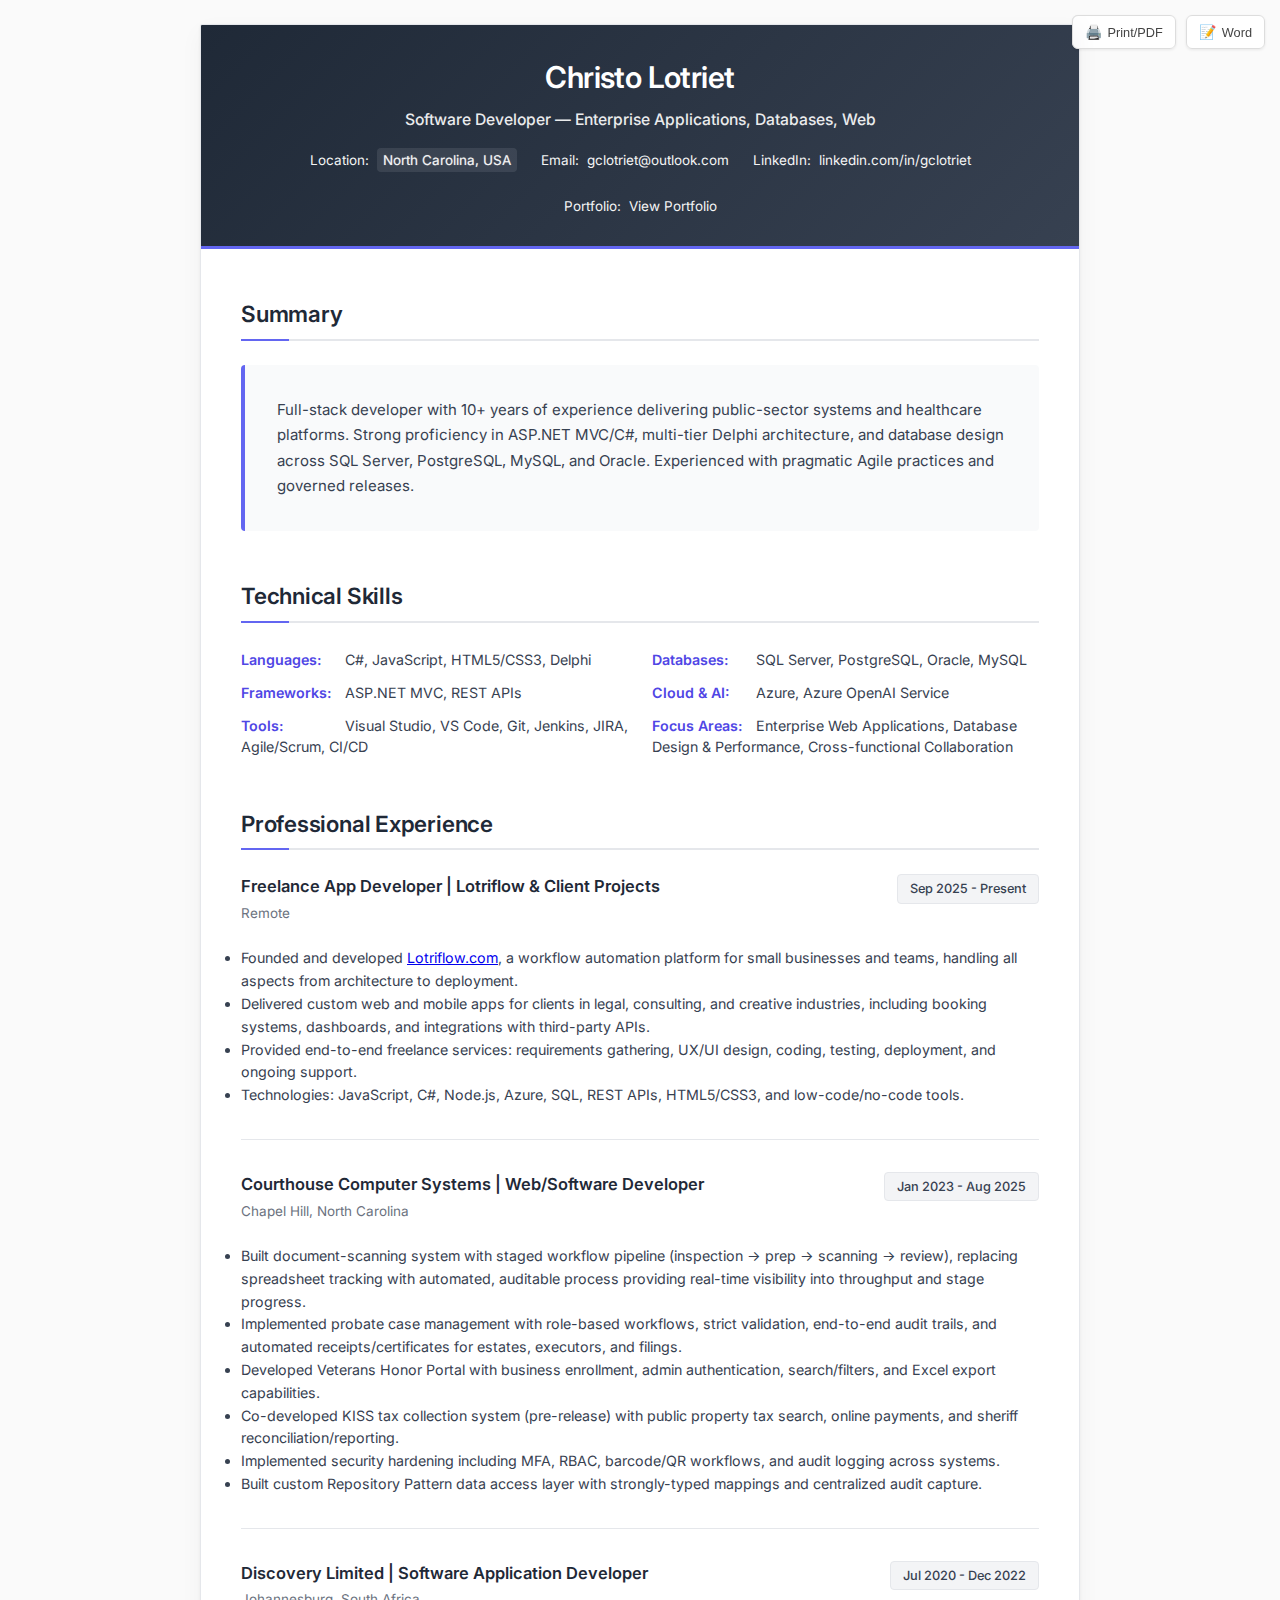
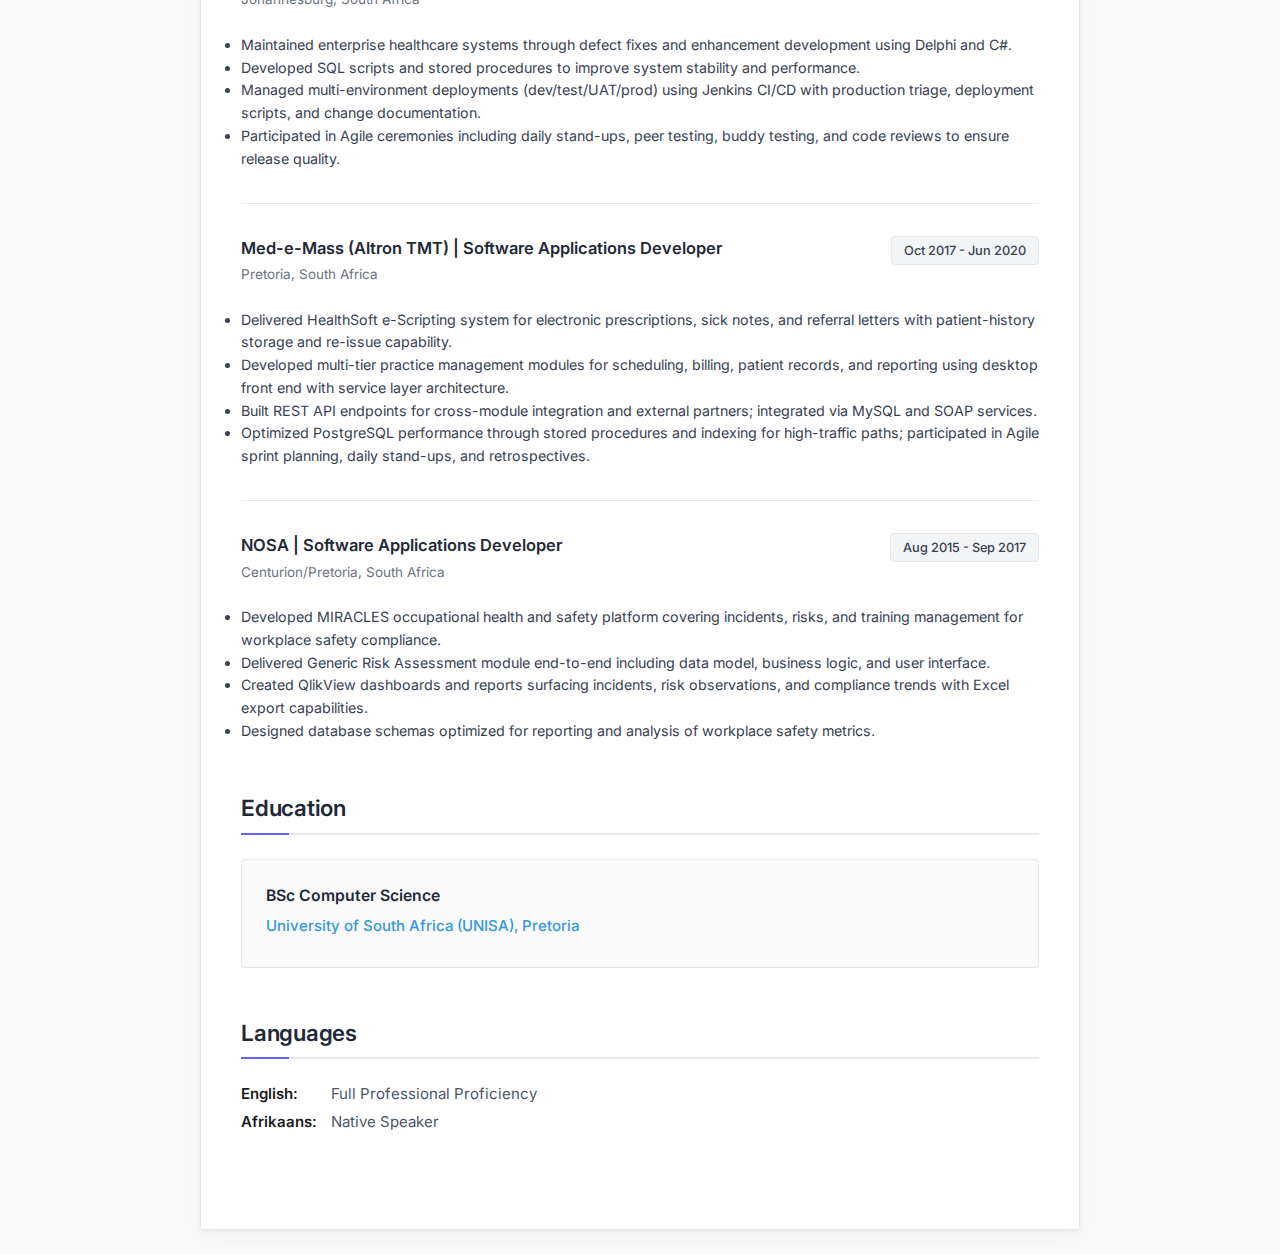
<file: backup/index.html>
<!DOCTYPE html>
<html lang="en">
  <head>
    <!-- Google Analytics GA4 -->
    <script async src="https://www.googletagmanager.com/gtag/js?id=G-Q2SNEVHR7K"></script>
    <script>
      window.dataLayer = window.dataLayer || [];
      function gtag(){dataLayer.push(arguments);}
      gtag('js', new Date());
      gtag('config', 'G-Q2SNEVHR7K');
    </script>

    <meta charset="UTF-8" />
    <meta name="viewport" content="width=device-width, initial-scale=1.0" />
    <meta name="format-detection" content="telephone=no" />
    <title>Christo Lotriet - Software Developer</title>
    <link rel="preconnect" href="https://fonts.googleapis.com" />
    <link rel="preconnect" href="https://fonts.gstatic.com" crossorigin />
    <link
      href="https://fonts.googleapis.com/css2?family=Inter:wght@300;400;500;600;700&display=swap"
      rel="stylesheet"
    />
    <link rel="stylesheet" href="styles.css?v=2" />
    <script src="geo-redirect.js"></script>
  </head>
  <body>
    <div class="export-btn-group">
      <button class="export-btn pdf-export-btn" onclick="exportToPDF()">
        <span class="icon">🖨️</span><span class="btn-text">Print/PDF</span>
      </button>
      <button class="export-btn word-export-btn" onclick="exportToWord()">
        <span class="icon">📝</span><span class="btn-text">Word</span>
      </button>
    </div>
    <div class="cv-container">
      <header class="header">
        <h1>Christo Lotriet</h1>
        <h3>Software Developer — Enterprise Applications, Databases, Web</h3>
        <div class="contact-info">
          <div class="contact-item">
            <span>Location:</span>
            <span
              data-variant-us="North Carolina, USA"
              data-variant-sa="Relocating to South Africa (Currently in North Carolina, USA)"
              >North Carolina, USA</span
            >
          </div>
          <div class="contact-item">
            <span>Email:</span>
            <a
              href="mailto:gclotriet@outlook.com"
              class="contact-link"
              data-plain-text="gclotriet@outlook.com"
              >gclotriet@outlook.com</a
            >
          </div>
          <div class="contact-item">
            <span>LinkedIn:</span>
            <a
              href="https://linkedin.com/in/gclotriet"
              class="contact-link"
              data-plain-text="linkedin.com/in/gclotriet"
              >linkedin.com/in/gclotriet</a
            >
          </div>
          <div class="contact-item">
            <span>Portfolio:</span>
            <a
              href="portfolio.html"
              class="contact-link"
              data-plain-text="View Portfolio"
              >View Portfolio</a
            >
          </div>
        </div>
      </header>

      <div class="content">
        <section class="section">
          <h2>Summary</h2>
          <div class="summary-text">
            <p>
              Full-stack developer with 10+ years of experience delivering public-sector systems and healthcare platforms. Strong proficiency in ASP.NET MVC/C#, multi-tier Delphi architecture, and database design across SQL Server, PostgreSQL, MySQL, and Oracle. Experienced with pragmatic Agile practices and governed releases.<span
                data-variant-us=""
                data-variant-sa=" South African citizen available for immediate relocation and employment."
              ></span>
            </p>
          </div>
        </section>

        <section class="section">
          <h2>Technical Skills</h2>
          <div class="skills-container">
            <div class="skill-column">
              <div class="skill-category">
                <span class="skill-category-name">Languages:</span>
                <span class="skill-items"
                  >C#, JavaScript, HTML5/CSS3, Delphi</span
                >
              </div>
              <div class="skill-category">
                <span class="skill-category-name">Frameworks:</span>
                <span class="skill-items">ASP.NET MVC, REST APIs</span>
              </div>
              <div class="skill-category">
                <span class="skill-category-name">Tools:</span>
                <span class="skill-items"
                  >Visual Studio, VS Code, Git, Jenkins, JIRA, Agile/Scrum,
                  CI/CD</span
                >
              </div>
            </div>
            <div class="skill-column">
              <div class="skill-category">
                <span class="skill-category-name">Databases:</span>
                <span class="skill-items"
                  >SQL Server, PostgreSQL, Oracle, MySQL</span
                >
              </div>
              <div class="skill-category">
                <span class="skill-category-name">Cloud & AI:</span>
                <span class="skill-items">Azure, Azure OpenAI Service</span>
              </div>
              <div class="skill-category">
                <span class="skill-category-name">Focus Areas:</span>
                <span class="skill-items"
                  >Enterprise Web Applications, Database Design & Performance<span
                    data-variant-us=""
                    data-variant-sa=", Data Warehousing"
                  ></span
                  >, Cross-functional Collaboration</span
                >
              </div>
            </div>
          </div>
        </section>

        <section class="section">
          <h2>Professional Experience</h2>
                    <div class="job">
                      <div class="job-header">
                        <div>
                          <div class="job-title">
                            Freelance App Developer | Lotriflow & Client Projects
                          </div>
                          <div class="job-location">Remote</div>
                        </div>
                        <div class="job-date">Sep 2025 - Present</div>
                      </div>
                      <div class="job-description">
                        <ul class="job-bullets">
                          <li>
                            Founded and developed <a href="https://www.lotriflow.com" target="_blank">Lotriflow.com</a>, a workflow automation platform for small businesses and teams, handling all aspects from architecture to deployment.
                          </li>
                          <li>
                            Delivered custom web and mobile apps for clients in legal, consulting, and creative industries, including booking systems, dashboards, and integrations with third-party APIs.
                          </li>
                          <li>
                            Provided end-to-end freelance services: requirements gathering, UX/UI design, coding, testing, deployment, and ongoing support.
                          </li>
                          <li>
                            Technologies: JavaScript, C#, Node.js, Azure, SQL, REST APIs, HTML5/CSS3, and low-code/no-code tools.
                          </li>
                        </ul>
                      </div>
                    </div>
          <div class="job">
            <div class="job-header">
              <div>
                <div class="job-title">
                  Courthouse Computer Systems | Web/Software Developer
                </div>
                <div class="job-location">
                  Chapel Hill, North Carolina<span
                    data-variant-us=""
                    data-variant-sa=", USA"
                  ></span>
                </div>
              </div>
              <div class="job-date">Jan 2023 - Aug 2025</div>
            </div>
            <div class="job-description">
              <ul class="job-bullets">
                <li>
                  Built document-scanning system with staged workflow pipeline (inspection → prep → scanning → review), replacing spreadsheet tracking with automated, auditable process providing real-time visibility into throughput and stage progress.
                </li>
                <li>
                  Implemented probate case management with role-based workflows, strict validation, end-to-end audit trails, and automated receipts/certificates for estates, executors, and filings.
                </li>
                <li>
                  Developed Veterans Honor Portal with business enrollment, admin authentication, search/filters, and Excel export capabilities.
                </li>
                <li>
                  Co-developed KISS tax collection system (pre-release) with public property tax search, online payments, and sheriff reconciliation/reporting.
                </li>
                <li>
                  Implemented security hardening including MFA, RBAC, barcode/QR workflows, and audit logging across systems.
                </li>
                <li>
                  Built custom Repository Pattern data access layer with strongly-typed mappings and centralized audit capture.
                </li>
              </ul>
            </div>
          </div>

          <div class="job">
            <div class="job-header">
              <div>
                <div class="job-title">
                  Discovery Limited | Software Application Developer
                </div>
                <div class="job-location">Johannesburg, South Africa</div>
              </div>
              <div class="job-date">Jul 2020 - Dec 2022</div>
            </div>
            <div class="job-description">
              <ul class="job-bullets">
                <li>
                  Maintained enterprise healthcare systems through defect fixes and enhancement development using Delphi and C#.
                </li>
                <li>
                  Developed SQL scripts and stored procedures to improve system stability and performance.
                </li>
                <li>
                  Managed multi-environment deployments (dev/test/UAT/prod) using Jenkins CI/CD with production triage, deployment scripts, and change documentation.
                </li>
                <li>
                  Participated in Agile ceremonies including daily stand-ups, peer testing, buddy testing, and code reviews to ensure release quality.
                </li>
              </ul>
            </div>
          </div>

          <div class="job">
            <div class="job-header">
              <div>
                <div class="job-title">Med-e-Mass (Altron TMT) | Software Applications Developer</div>
                <div class="job-location">Pretoria, South Africa</div>
              </div>
              <div class="job-date">Oct 2017 - Jun 2020</div>
            </div>
            <div class="job-description">
              <ul class="job-bullets">
                <li>
                  Delivered HealthSoft e-Scripting system for electronic prescriptions, sick notes, and referral letters with patient-history storage and re-issue capability.
                </li>
                <li>
                  Developed multi-tier practice management modules for scheduling, billing, patient records, and reporting using desktop front end with service layer architecture.
                </li>
                <li>
                  Built REST API endpoints for cross-module integration and external partners; integrated via MySQL and SOAP services.
                </li>
                <li>
                  Optimized PostgreSQL performance through stored procedures and indexing for high-traffic paths; participated in Agile sprint planning, daily stand-ups, and retrospectives.
                </li>
              </ul>
            </div>
          </div>

          <div class="job">
            <div class="job-header">
              <div>
                <div class="job-title">NOSA | Software Applications Developer</div>
                <div class="job-location">Centurion/Pretoria, South Africa</div>
              </div>
              <div class="job-date">Aug 2015 - Sep 2017</div>
            </div>
            <div class="job-description">
              <ul class="job-bullets">
                <li>
                  Developed MIRACLES occupational health and safety platform covering incidents, risks, and training management for workplace safety compliance.
                </li>
                <li>
                  Delivered Generic Risk Assessment module end-to-end including data model, business logic, and user interface.
                </li>
                <li>
                  Created QlikView dashboards and reports surfacing incidents, risk observations, and compliance trends with Excel export capabilities.
                </li>
                <li>
                  Designed database schemas optimized for reporting and analysis of workplace safety metrics.
                </li>
              </ul>
            </div>
          </div>

        </section>

        <!-- Removed duplicate skills section to make CV more concise -->

        <section class="section">
          <h2>Education</h2>
          <div class="education-item">
            <div class="degree">BSc Computer Science</div>
            <div class="university">
              University of South Africa (UNISA), Pretoria
            </div>
          </div>
        </section>

        <section class="section">
          <h2>Languages</h2>
          <div class="languages">
            <div class="language-item">
              <span class="language-name">English:</span>
              <span class="language-level">Full Professional Proficiency</span>
            </div>
            <div class="language-item">
              <span class="language-name">Afrikaans:</span>
              <span class="language-level">Native Speaker</span>
            </div>
          </div>
        </section>
      </div>
    </div>
    <script src="script.js?v=2"></script>
    <script src="word-export.js?v=2"></script>
    <script src="analytics.js"></script>
  </body>
</html>
</file>
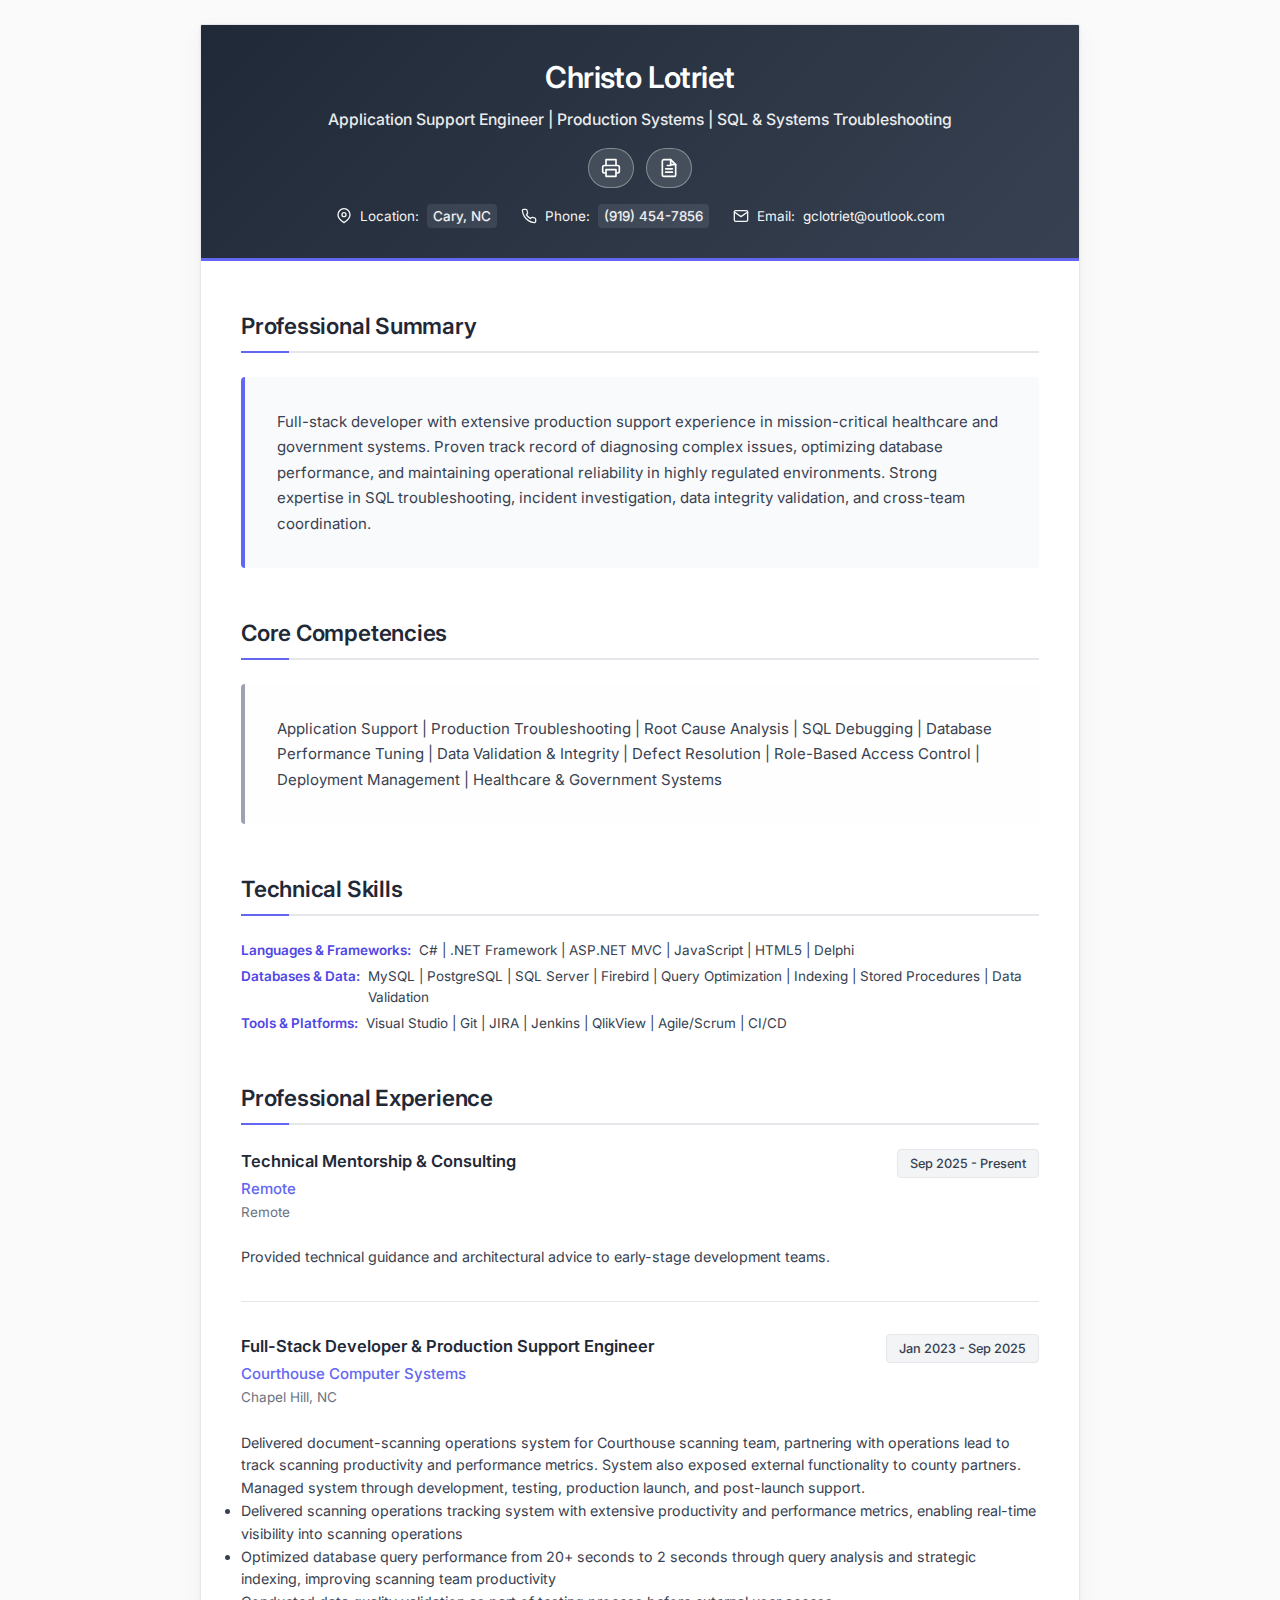
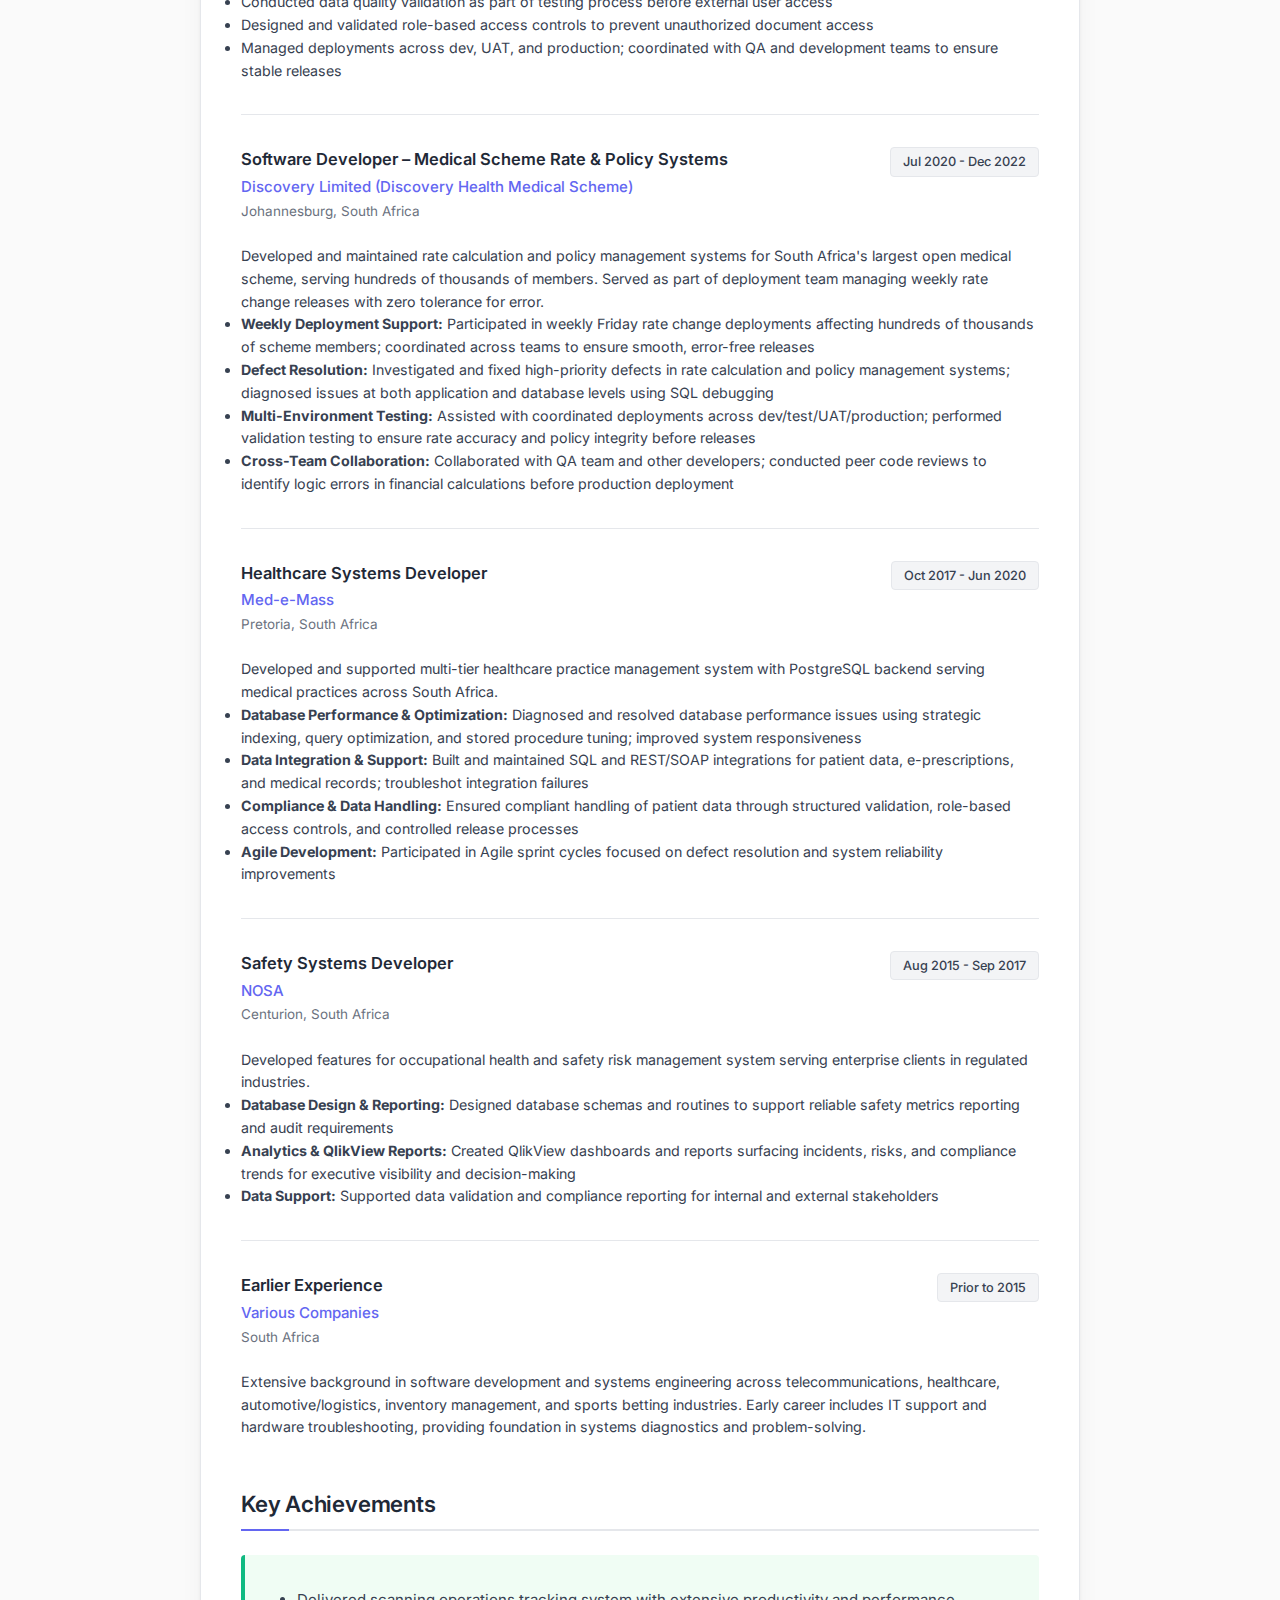
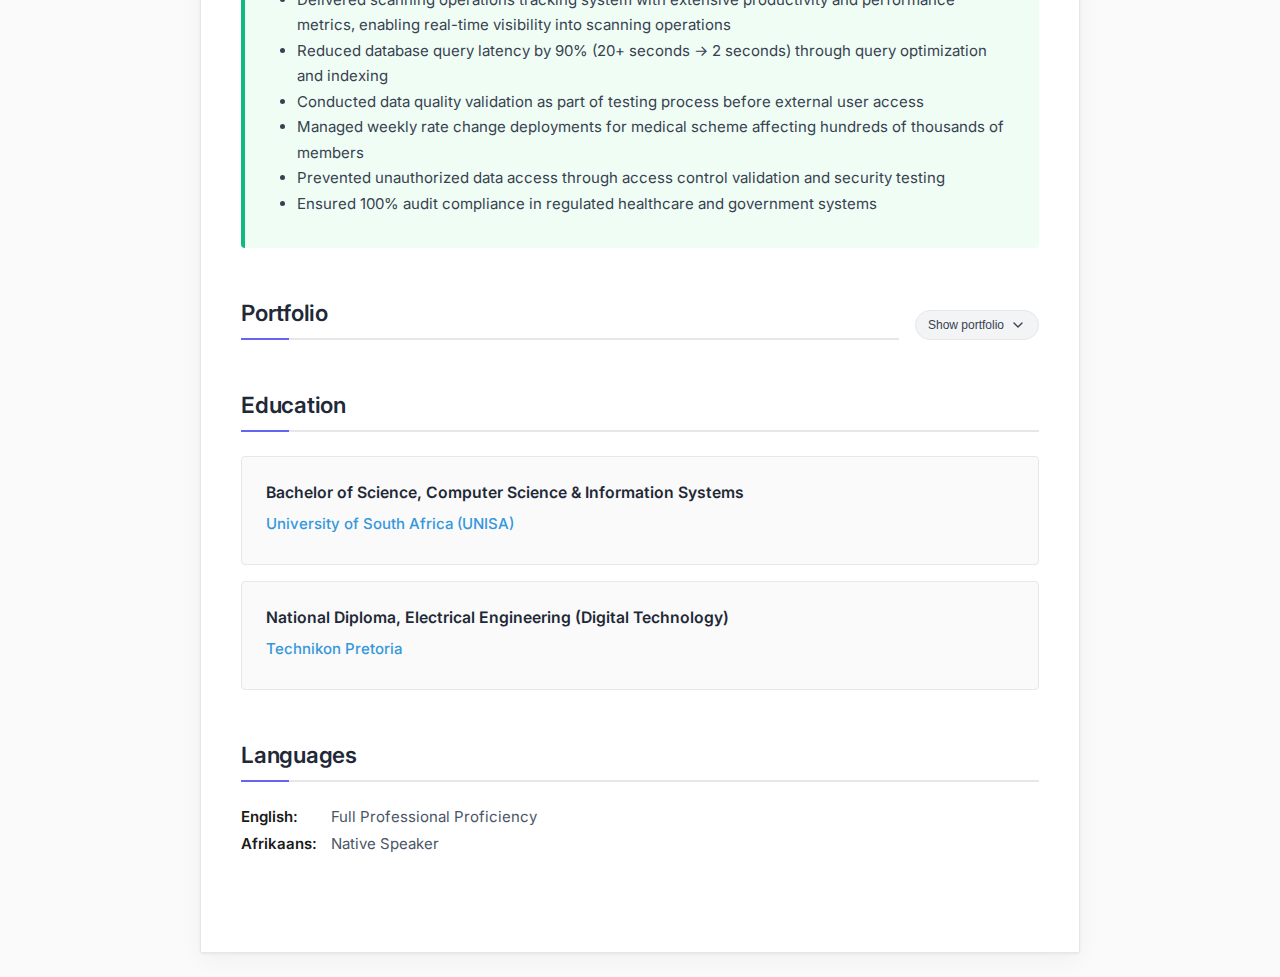
<file: landing.html>
<!DOCTYPE html>
<html lang="en">
  <head>
    <!-- Google Analytics GA4 -->
    <script async src="https://www.googletagmanager.com/gtag/js?id=G-Q2SNEVHR7K"></script>
    <script>
      window.dataLayer = window.dataLayer || [];
      function gtag(){dataLayer.push(arguments);}
      gtag('js', new Date());
      gtag('config', 'G-Q2SNEVHR7K');
    </script>

    <meta charset="UTF-8" />
    <meta name="viewport" content="width=device-width, initial-scale=1.0" />
    <title>Christo Lotriet - Software Developer</title>
    <link rel="preconnect" href="https://fonts.googleapis.com" />
    <link rel="preconnect" href="https://fonts.gstatic.com" crossorigin />
    <link
      href="https://fonts.googleapis.com/css2?family=Inter:wght@300;400;500;600;700&display=swap"
      rel="stylesheet"
    />
    <link rel="stylesheet" href="styles.css" />
    <script src="geo-redirect.js"></script>
  </head>
  <body>
    <div class="loading-container">
      <div class="loader"></div>
      <p>Loading your resume...</p>
    </div>
    <script>
      // Redirect to default CV after 3 seconds in case geo-detection fails
      setTimeout(function () {
        window.location.replace("index.html");
      }, 3000);
    </script>
    <style>
      .loading-container {
        display: flex;
        flex-direction: column;
        align-items: center;
        justify-content: center;
        height: 100vh;
        font-family: "Inter", sans-serif;
        color: #4f46e5;
      }
      .loader {
        border: 5px solid #f3f3f3;
        border-top: 5px solid #4f46e5;
        border-radius: 50%;
        width: 50px;
        height: 50px;
        animation: spin 1s linear infinite;
        margin-bottom: 20px;
      }
      @keyframes spin {
        0% {
          transform: rotate(0deg);
        }
        100% {
          transform: rotate(360deg);
        }
      }
    </style>
  </body>
</html>
</file>
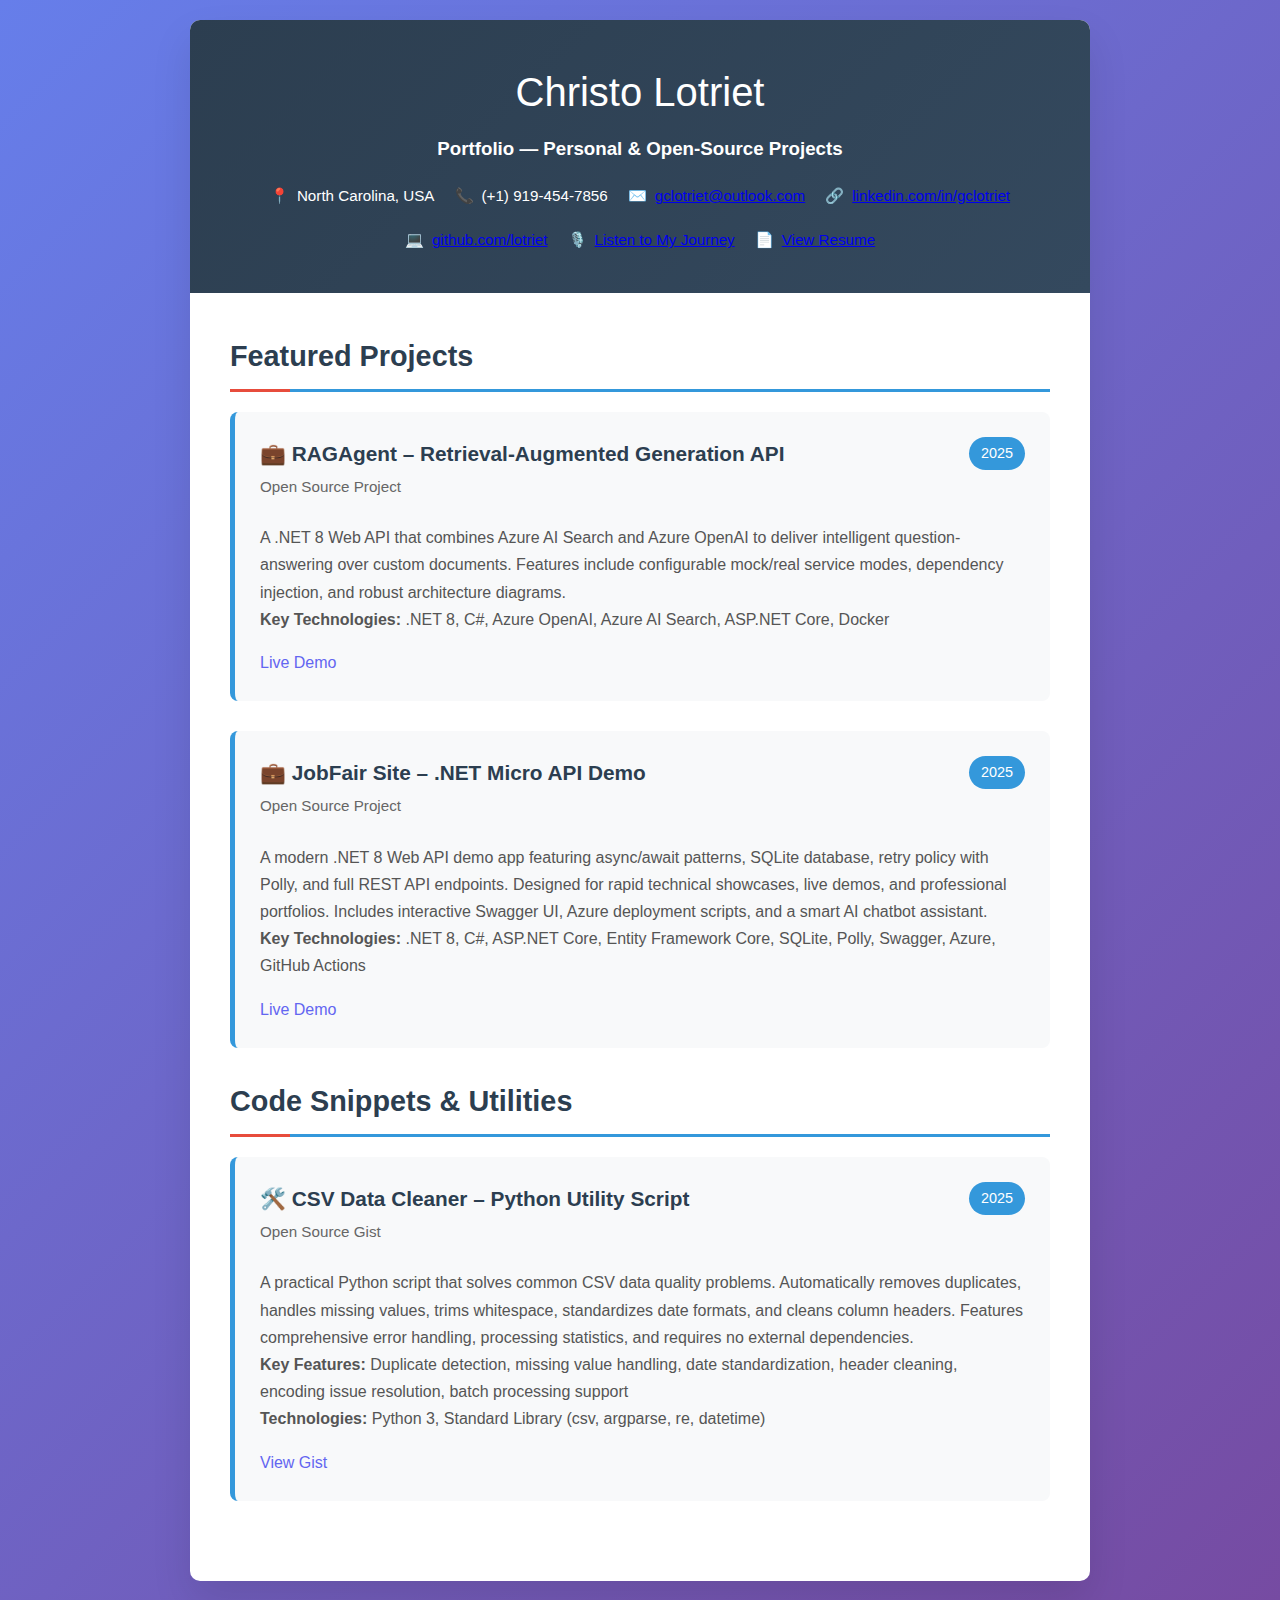
<file: portfolio.html>
<!DOCTYPE html>
<html lang="en">
  <head>
    <meta charset="UTF-8" />
    <meta name="viewport" content="width=device-width, initial-scale=1.0" />
    <meta name="format-detection" content="telephone=no" />
    <title>Christo Lotriet - Portfolio</title>
    <link rel="preconnect" href="https://fonts.googleapis.com" />
    <link rel="preconnect" href="https://fonts.gstatic.com" crossorigin />
    <link
      href="https://fonts.googleapis.com/css2?family=Inter:wght@300;400;500;600;700&display=swap"
      rel="stylesheet"
    />
    <link rel="stylesheet" href="styles.css" />
  </head>
  <body>
    <div class="cv-container">
      <header class="header">
        <h1>Christo Lotriet</h1>
        <h3>Portfolio — Personal & Open-Source Projects</h3>
        <div class="contact-info">
          <div class="contact-item">
            <span>📍</span>
            <span>North Carolina, USA</span>
          </div>
          <div class="contact-item">
            <span>📞</span>
            <span class="phone-number">(+1) 919-454-7856</span>
          </div>
          <div class="contact-item">
            <span>✉️</span>
            <a
              href="mailto:gclotriet@outlook.com"
              class="contact-link"
              data-plain-text="gclotriet@outlook.com"
              >gclotriet@outlook.com</a
            >
          </div>
          <div class="contact-item">
            <span>🔗</span>
            <a
              href="https://linkedin.com/in/gclotriet"
              class="contact-link"
              data-plain-text="linkedin.com/in/gclotriet"
              >linkedin.com/in/gclotriet</a
            >
          </div>
          <div class="contact-item">
            <span>💻</span>
            <a
              href="https://github.com/lotriet"
              class="contact-link"
              data-plain-text="github.com/lotriet"
              >github.com/lotriet</a
            >
          </div>
          <div class="contact-item">
            <span>🎙️</span>
            <a
              href="podcast.html"
              class="contact-link"
              data-plain-text="Listen to My Journey"
              >Listen to My Journey</a
            >
          </div>
          <div class="contact-item">
            <span>📄</span>
            <a
              href="index.html"
              class="contact-link"
              data-plain-text="View Resume"
              >View Resume</a
            >
          </div>
        </div>
      </header>

      <div class="content">
        <section class="section">
          <h2>Featured Projects</h2>

          <div class="job">
            <div class="job-header">
              <div>
                <div class="job-title">
                  💼 RAGAgent – Retrieval-Augmented Generation API
                </div>
                <div class="job-location">Open Source Project</div>
              </div>
              <div class="job-date">2025</div>
            </div>
            <div class="job-description">
              <p>
                A .NET 8 Web API that combines Azure AI Search and Azure OpenAI to
                deliver intelligent question-answering over custom documents.
                Features include configurable mock/real service modes, dependency
                injection, and robust architecture diagrams.
              </p>
              <p>
                <strong>Key Technologies:</strong> .NET 8, C#, Azure OpenAI, Azure
                AI Search, ASP.NET Core, Docker
              </p>
              <p style="margin-top: 16px;">
                <a
                  href="https://ragapi-webapp-bfc5ekgpd0cdeah5.canadacentral-01.azurewebsites.net/"
                  target="_blank"
                  rel="noopener"
                  style="color: #6366f1; text-decoration: none; font-weight: 500;"
                  >Live Demo</a
                >
              </p>
            </div>
          </div>

          <div class="job">
            <div class="job-header">
              <div>
                <div class="job-title">
                  💼 JobFair Site – .NET Micro API Demo
                </div>
                <div class="job-location">Open Source Project</div>
              </div>
              <div class="job-date">2025</div>
            </div>
            <div class="job-description">
              <p>
                A modern .NET 8 Web API demo app featuring async/await patterns,
                SQLite database, retry policy with Polly, and full REST API
                endpoints. Designed for rapid technical showcases, live demos, and
                professional portfolios. Includes interactive Swagger UI, Azure
                deployment scripts, and a smart AI chatbot assistant.
              </p>
              <p>
                <strong>Key Technologies:</strong> .NET 8, C#, ASP.NET Core, Entity
                Framework Core, SQLite, Polly, Swagger, Azure, GitHub Actions
              </p>
              <p style="margin-top: 16px;">
                <a
                  href="https://lotriet-jobfair-site-d4gvegbgaybne9cq.canadacentral-01.azurewebsites.net/"
                  target="_blank"
                  rel="noopener"
                  style="color: #6366f1; text-decoration: none; font-weight: 500;"
                  >Live Demo</a
                >
              </p>
            </div>
          </div>

        <section class="section">
          <h2>Code Snippets & Utilities</h2>

          <div class="job">
            <div class="job-header">
              <div>
                <div class="job-title">
                  🛠️ CSV Data Cleaner – Python Utility Script
                </div>
                <div class="job-location">Open Source Gist</div>
              </div>
              <div class="job-date">2025</div>
            </div>
            <div class="job-description">
              <p>
                A practical Python script that solves common CSV data quality problems.
                Automatically removes duplicates, handles missing values, trims whitespace,
                standardizes date formats, and cleans column headers. Features comprehensive
                error handling, processing statistics, and requires no external dependencies.
              </p>
              <p>
                <strong>Key Features:</strong> Duplicate detection, missing value handling,
                date standardization, header cleaning, encoding issue resolution, batch processing support
              </p>
              <p>
                <strong>Technologies:</strong> Python 3, Standard Library (csv, argparse, re, datetime)
              </p>
              <p style="margin-top: 16px;">
                <a
                  href="https://gist.github.com/lotriet/2939216a515cdc22c68b9c92d99cc9fe"
                  target="_blank"
                  rel="noopener"
                  style="color: #6366f1; text-decoration: none; font-weight: 500;"
                  >View Gist</a
                >
              </p>
            </div>
          </div>
        </section>

        </section>
      </div>
    </div>
    <script src="analytics.js"></script>
  </body>
</html>
</file>
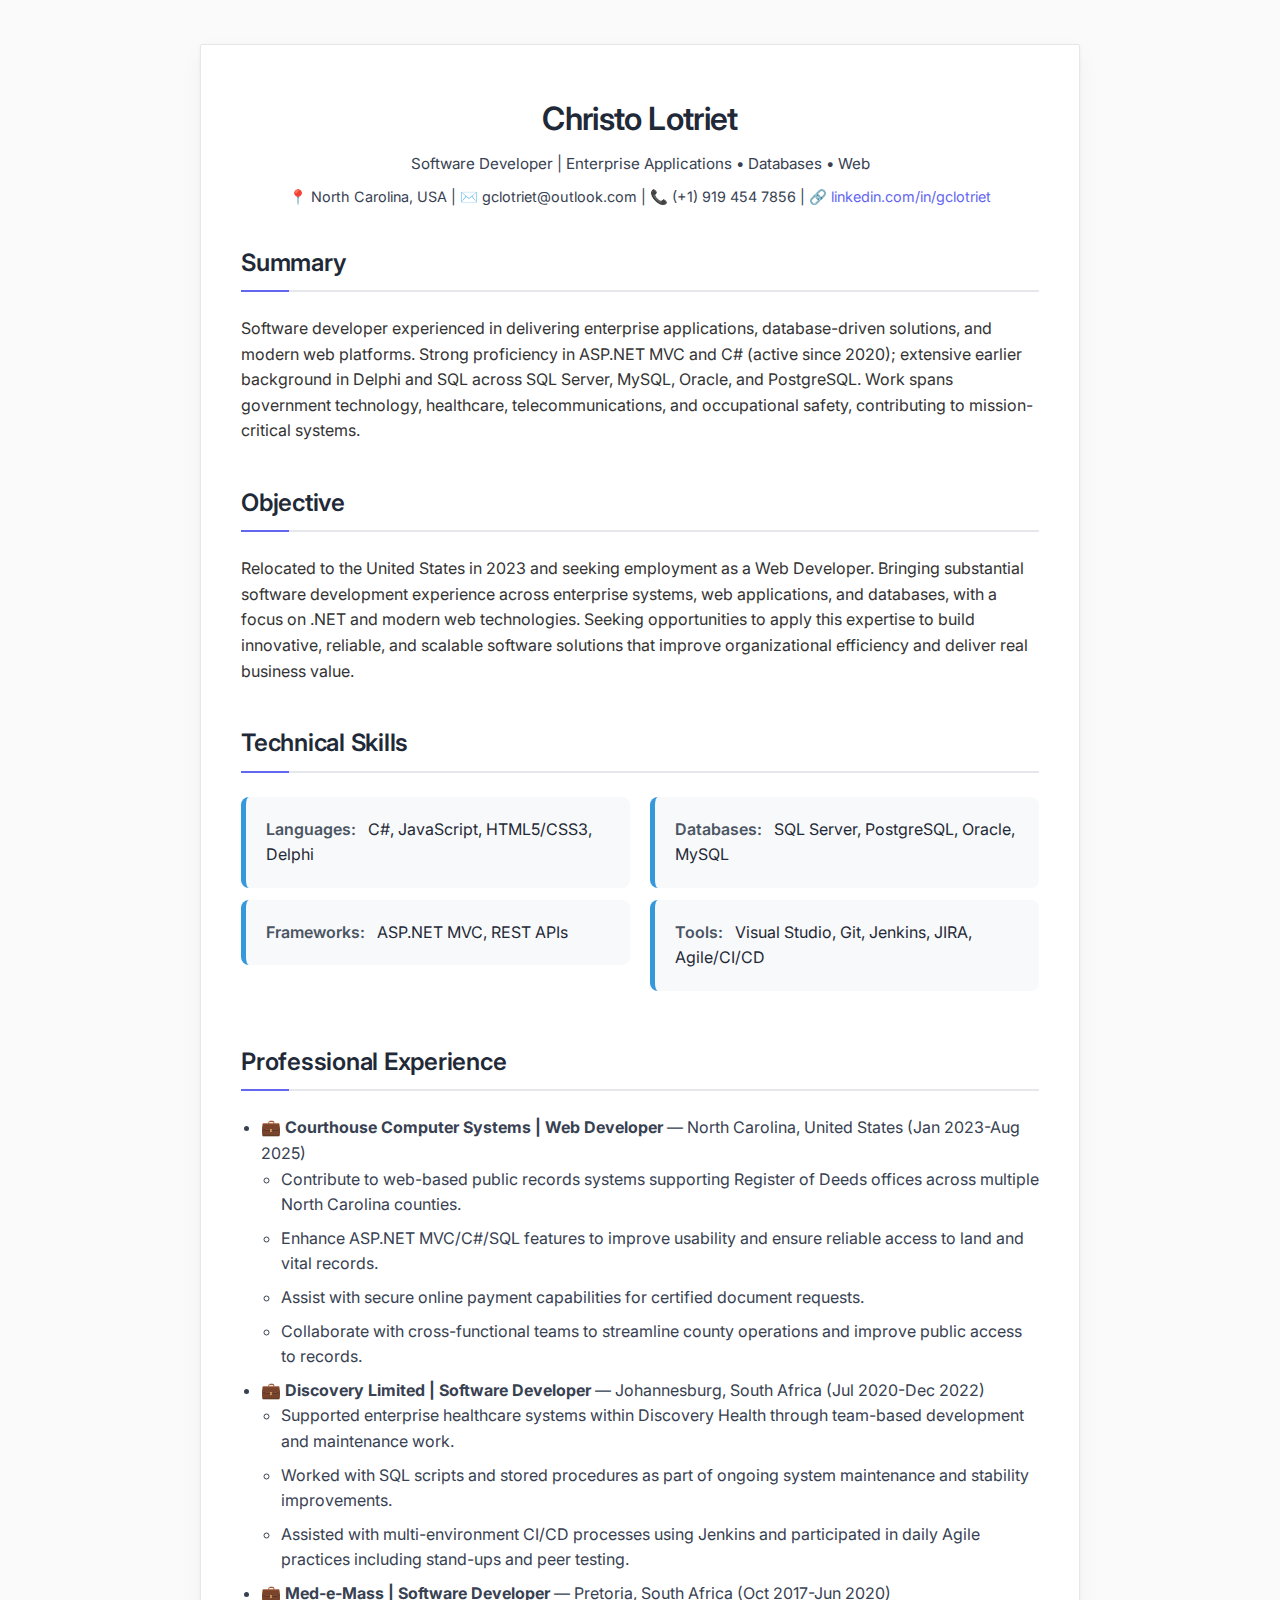
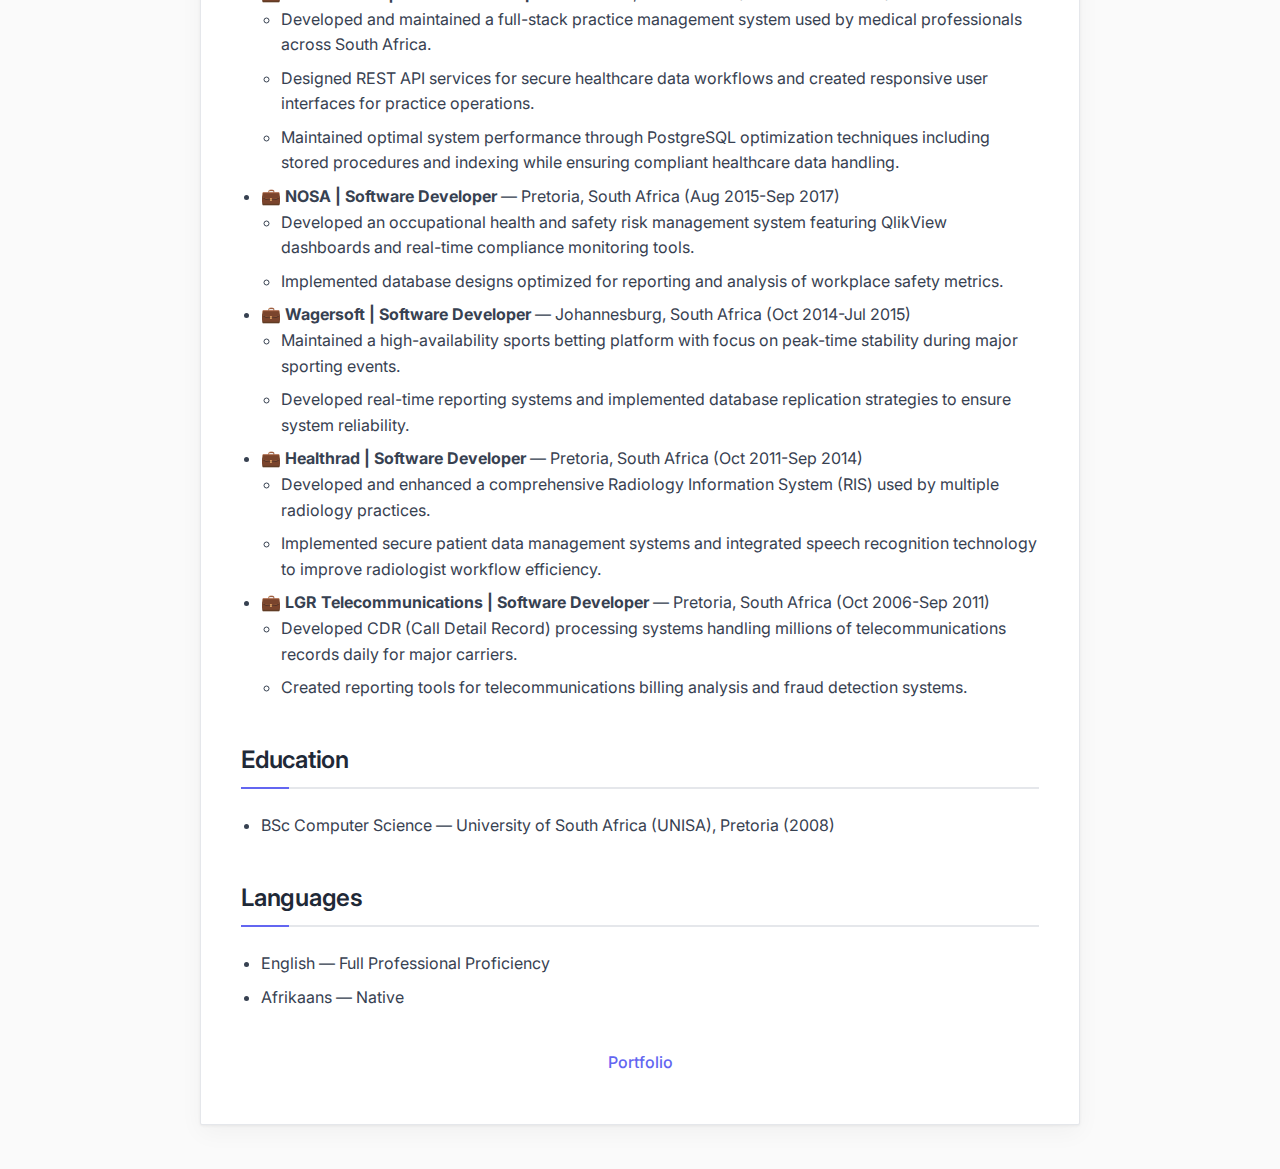
<file: resume.html>
<!DOCTYPE html>
<html lang="en">
  <head>
    <meta charset="UTF-8" />
    <meta name="viewport" content="width=device-width, initial-scale=1.0" />
    <meta name="format-detection" content="telephone=no" />
    <title>Christo Lotriet - Resume</title>
    <link rel="preconnect" href="https://fonts.googleapis.com" />
    <link rel="preconnect" href="https://fonts.gstatic.com" crossorigin />
    <link
      href="https://fonts.googleapis.com/css2?family=Inter:wght@300;400;500;600;700&display=swap"
      rel="stylesheet"
    />
    <link rel="stylesheet" href="styles.css" />
    <script src="geo-redirect.js"></script>
    <style>
      body {
        font-family: "Inter", "Segoe UI", -apple-system, BlinkMacSystemFont,
          sans-serif;
        background: #fafafa;
      }

      .site-nav {
        margin-bottom: 15px;
      }
      .resume-container {
        max-width: 880px;
        margin: 24px auto;
        background: #fff;
        border-radius: 2px;
        box-shadow: 0 1px 3px rgba(0, 0, 0, 0.06),
          0 8px 24px rgba(0, 0, 0, 0.04);
        border: 1px solid #e5e7eb;
        padding: 48px 40px;
      }
      .resume-header {
        text-align: center;
        margin-bottom: 36px;
      }
      .resume-header h1 {
        font-size: 2em;
        color: #1f2937;
        margin: 0 0 8px;
        font-weight: 600;
        letter-spacing: -0.02em;
      }
      .resume-header p {
        color: #374151;
        font-size: 0.95em;
        margin: 0 0 6px;
        font-weight: 400;
      }
      .resume-header p:last-child {
        font-size: 0.9em;
        margin-top: 8px;
      }
      .resume-section {
        margin-bottom: 40px;
      }
      .resume-section h2 {
        color: #1f2937;
        font-size: 1.5em;
        margin: 0 0 24px;
        border-bottom: 2px solid #e5e7eb;
        padding-bottom: 8px;
        font-weight: 600;
        letter-spacing: -0.01em;
        position: relative;
      }
      .resume-section h2::after {
        content: "";
        position: absolute;
        bottom: -2px;
        left: 0;
        width: 48px;
        height: 2px;
        background: #6366f1;
      }
      .resume-list,
      .achievements-list {
        margin: 0;
        padding: 0 0 0 20px;
      }
      .resume-list li,
      .achievements-list li {
        margin-bottom: 8px;
        line-height: 1.6;
        color: #374151;
        font-weight: 400;
      }
      .resume-links {
        margin-top: 16px;
        text-align: center;
      }
      .resume-links a {
        color: #6366f1;
        text-decoration: none;
        margin: 0 10px;
        font-weight: 500;
      }
      .resume-links a:hover {
        text-decoration: underline;
      }
    </style>
  </head>
  <body>
    <div class="resume-container">
      <div class="resume-header">
        <h1>Christo Lotriet</h1>
        <p>Software Developer | Enterprise Applications • Databases • Web</p>
        <p>
          📍 North Carolina, USA | ✉️ gclotriet@outlook.com | 📞 <span class="phone-number">(+1) 919 454
          7856</span> | 🔗
          <a
            href="https://linkedin.com/in/gclotriet"
            style="color: #6366f1; text-decoration: none"
            data-plain-text="linkedin.com/in/gclotriet"
            >linkedin.com/in/gclotriet</a
          >
        </p>
      </div>
      <div class="resume-section">
        <h2>Summary</h2>
        <p>
          Software developer experienced in delivering enterprise applications,
          database-driven solutions, and modern web platforms. Strong proficiency
          in ASP.NET MVC and C# (active since 2020); extensive earlier background
          in Delphi and SQL across SQL Server, MySQL, Oracle, and PostgreSQL. Work
          spans government technology, healthcare, telecommunications, and occupational
          safety, contributing to mission-critical systems.
        </p>
      </div>

      <div class="resume-section">
        <h2>Objective</h2>
        <p>
          Relocated to the United States in 2023 and seeking employment as a Web
          Developer. Bringing substantial software development experience across
          enterprise systems, web applications, and databases, with a focus on
          .NET and modern web technologies. Seeking opportunities to apply this
          expertise to build innovative, reliable, and scalable software
          solutions that improve organizational efficiency and deliver real
          business value.
        </p>
      </div>
      <div class="resume-section">
        <h2>Technical Skills</h2>
        <div class="skills-container">
          <div class="skill-column">
            <div class="skill-category">
              <span class="skill-category-name">Languages:</span>
              <span class="skill-items"
                >C#, JavaScript, HTML5/CSS3, Delphi</span
              >
            </div>
            <div class="skill-category">
              <span class="skill-category-name">Frameworks:</span>
              <span class="skill-items">ASP.NET MVC, REST APIs</span>
            </div>
          </div>
          <div class="skill-column">
            <div class="skill-category">
              <span class="skill-category-name">Databases:</span>
              <span class="skill-items"
                >SQL Server, PostgreSQL, Oracle, MySQL</span
              >
            </div>
            <div class="skill-category">
              <span class="skill-category-name">Tools:</span>
              <span class="skill-items"
                >Visual Studio, Git, Jenkins, JIRA, Agile/CI/CD</span
              >
            </div>
          </div>
        </div>
        <style>
          .skills-container {
            display: flex;
            flex-wrap: wrap;
            gap: 20px;
          }
          .skill-column {
            flex: 1;
            min-width: 250px;
          }
          .skill-category {
            margin-bottom: 12px;
          }
          .skill-category-name {
            font-weight: 600;
            margin-right: 8px;
            color: #4b5563;
          }
          .skill-items {
            color: #1f2937;
          }
          .phone-number {
            color: inherit !important;
            -webkit-text-fill-color: inherit !important;
            text-decoration: none !important;
          }
        </style>
      </div>
      <div class="resume-section">
        <h2>Professional Experience</h2>
        <ul class="resume-list">
          <li>
            <strong>💼 Courthouse Computer Systems | Web Developer</strong>
            &mdash; North Carolina, United States (Jan 2023-Aug 2025)
            <ul class="achievements-list">
              <li>
                Contribute to web-based public records systems supporting Register of
                Deeds offices across multiple North Carolina counties.
              </li>
              <li>
                Enhance ASP.NET MVC/C#/SQL features to improve usability and ensure
                reliable access to land and vital records.
              </li>
              <li>
                Assist with secure online payment capabilities for certified document requests.
              </li>
              <li>
                Collaborate with cross-functional teams to streamline county operations
                and improve public access to records.
              </li>
            </ul>
          </li>
          <li>
            <strong>💼 Discovery Limited | Software Developer</strong> &mdash;
            Johannesburg, South Africa (Jul 2020-Dec 2022)
            <ul class="achievements-list">
              <li>
                Supported enterprise healthcare systems within Discovery Health through
                team-based development and maintenance work.
              </li>
              <li>
                Worked with SQL scripts and stored procedures as part of ongoing system
                maintenance and stability improvements.
              </li>
              <li>
                Assisted with multi-environment CI/CD processes using Jenkins and
                participated in daily Agile practices including stand-ups and peer testing.
              </li>
            </ul>
          </li>
          <li>
            <strong>💼 Med-e-Mass | Software Developer</strong> &mdash;
            Pretoria, South Africa (Oct 2017-Jun 2020)
            <ul class="achievements-list">
              <li>
                Developed and maintained a full-stack practice management system used by
                medical professionals across South Africa.
              </li>
              <li>
                Designed REST API services for secure healthcare data workflows and created
                responsive user interfaces for practice operations.
              </li>
              <li>
                Maintained optimal system performance through PostgreSQL optimization techniques
                including stored procedures and indexing while ensuring compliant healthcare data handling.
              </li>
            </ul>
          </li>
          <li>
            <strong>💼 NOSA | Software Developer</strong> &mdash; Pretoria,
            South Africa (Aug 2015-Sep 2017)
            <ul class="achievements-list">
              <li>
                Developed an occupational health and safety risk management system
                featuring QlikView dashboards and real-time compliance monitoring tools.
              </li>
              <li>
                Implemented database designs optimized for reporting and analysis
                of workplace safety metrics.
              </li>
            </ul>
          </li>
          <li>
            <strong>💼 Wagersoft | Software Developer</strong> &mdash;
            Johannesburg, South Africa (Oct 2014-Jul 2015)
            <ul class="achievements-list">
              <li>
                Maintained a high-availability sports betting platform with focus
                on peak-time stability during major sporting events.
              </li>
              <li>
                Developed real-time reporting systems and implemented database replication
                strategies to ensure system reliability.
              </li>
            </ul>
          </li>
          <li>
            <strong>💼 Healthrad | Software Developer</strong> &mdash; Pretoria,
            South Africa (Oct 2011-Sep 2014)
            <ul class="achievements-list">
              <li>
                Developed and enhanced a comprehensive Radiology Information System (RIS)
                used by multiple radiology practices.
              </li>
              <li>
                Implemented secure patient data management systems and integrated speech
                recognition technology to improve radiologist workflow efficiency.
              </li>
            </ul>
          </li>
          <li>
            <strong>💼 LGR Telecommunications | Software Developer</strong>
            &mdash; Pretoria, South Africa (Oct 2006-Sep 2011)
            <ul class="achievements-list">
              <li>
                Developed CDR (Call Detail Record) processing systems handling millions
                of telecommunications records daily for major carriers.
              </li>
              <li>
                Created reporting tools for telecommunications billing analysis and
                fraud detection systems.
              </li>
            </ul>
          </li>
        </ul>
      </div>
      <div class="resume-section">
        <h2>Education</h2>
        <ul class="resume-list">
          <li>
            BSc Computer Science — University of South Africa (UNISA), Pretoria
            (2008)
          </li>
        </ul>
      </div>
      <div class="resume-section">
        <h2>Languages</h2>
        <ul class="resume-list">
          <li>English — Full Professional Proficiency</li>
          <li>Afrikaans — Native</li>
        </ul>
      </div>
      <div class="resume-links">
        <a href="portfolio.html">Portfolio</a>
      </div>
    </div>
  </body>
</html>
</file>
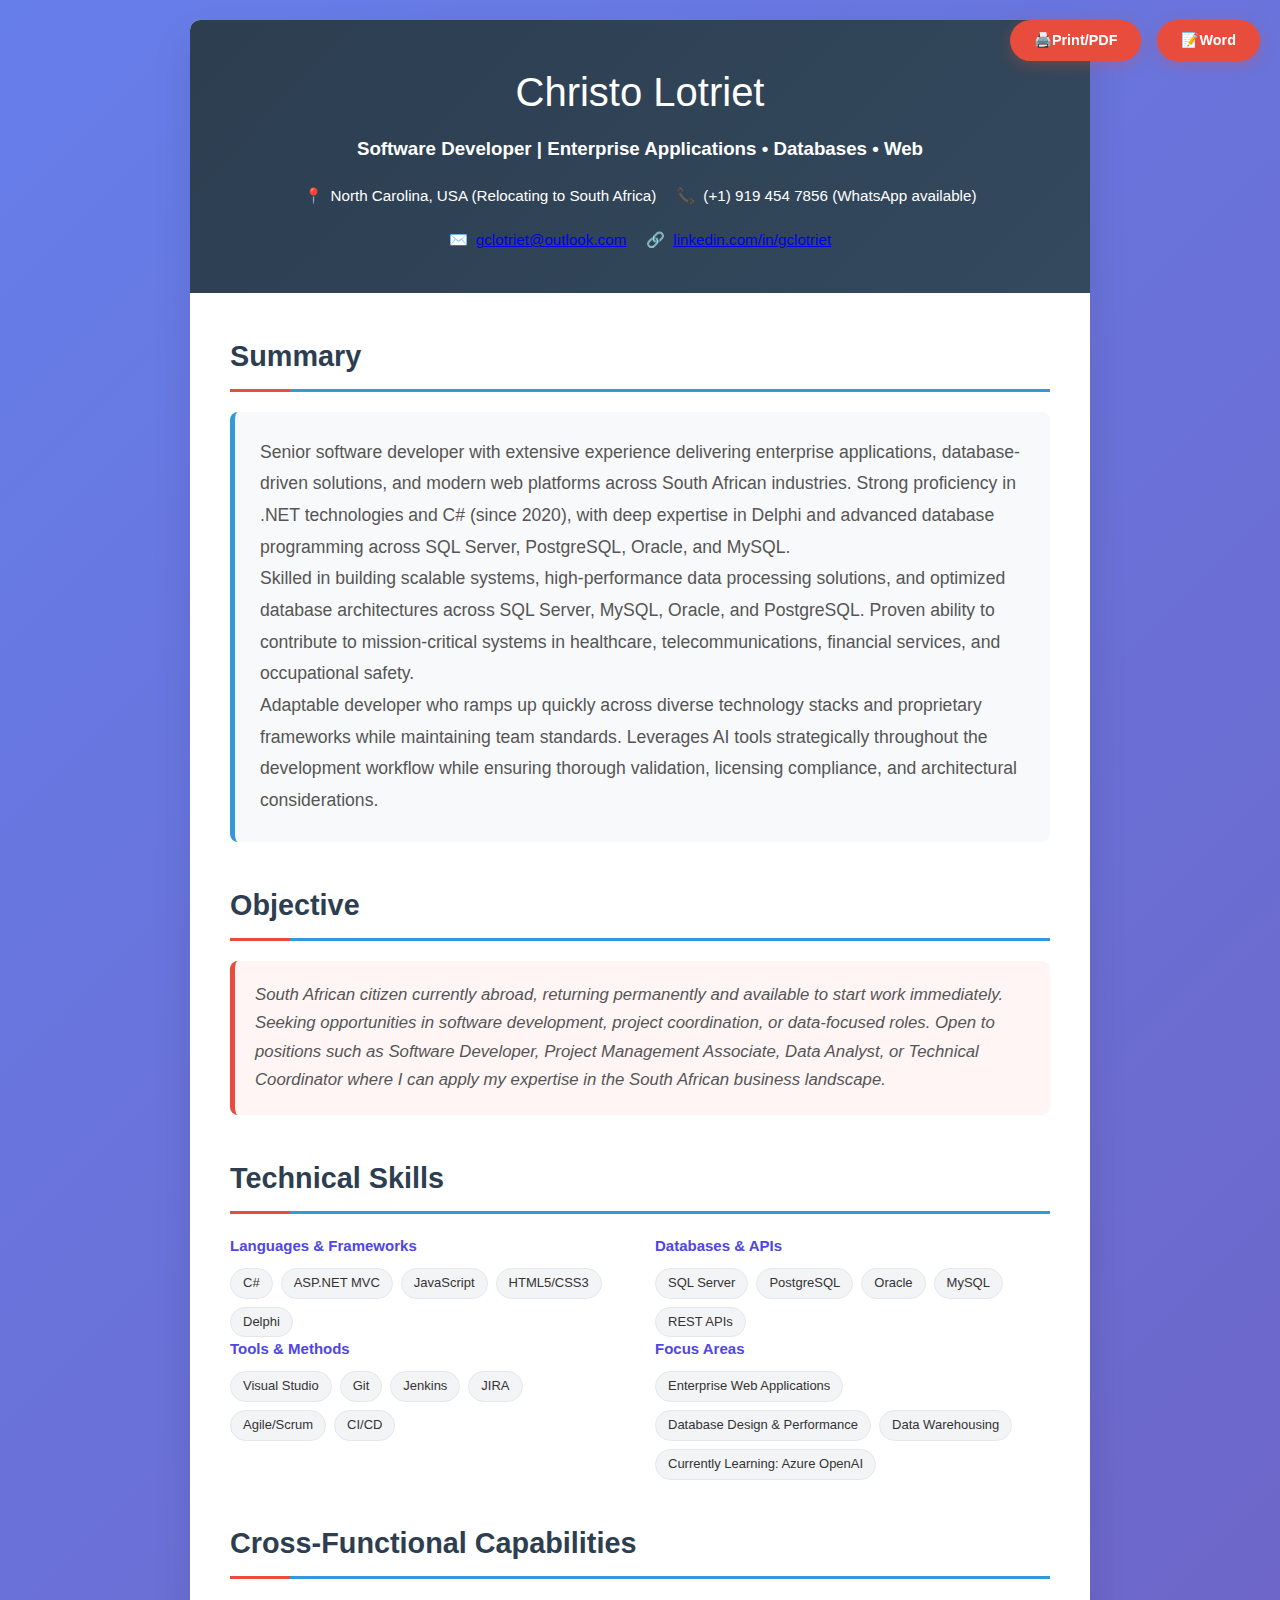
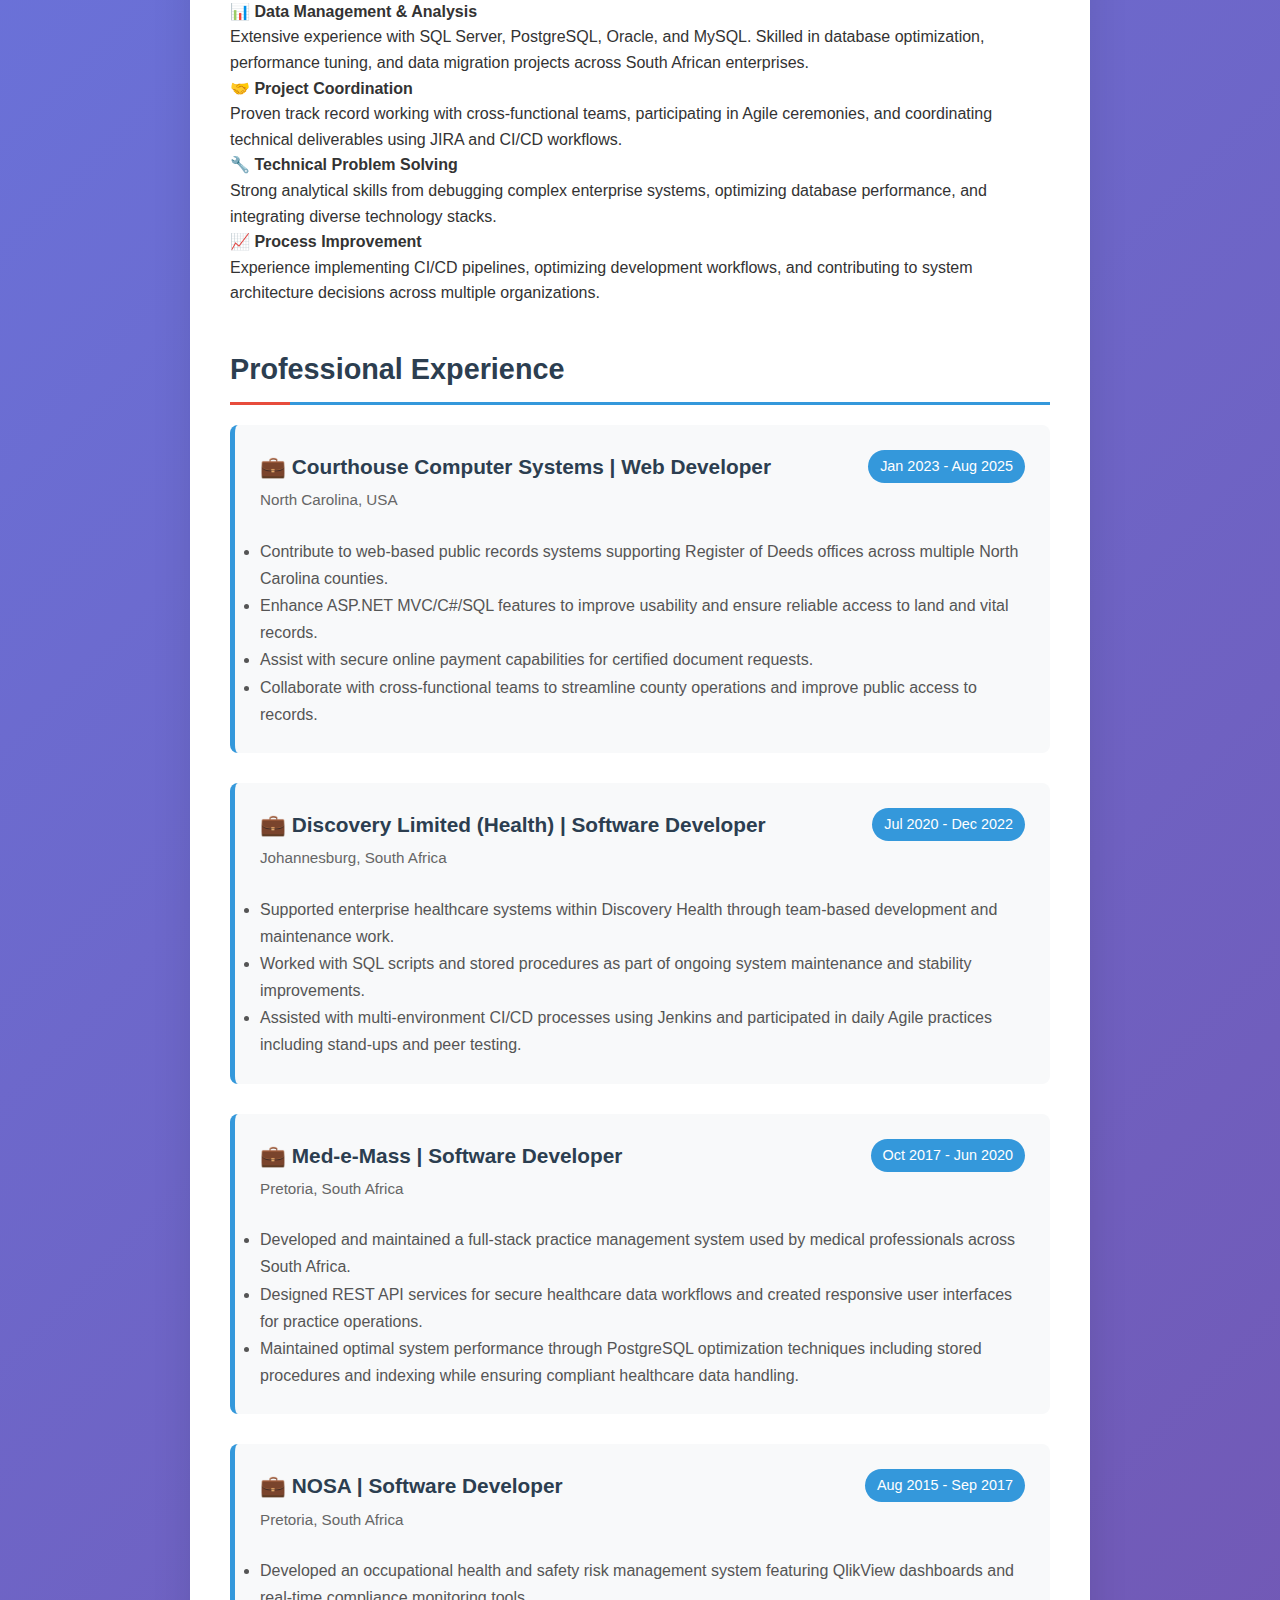
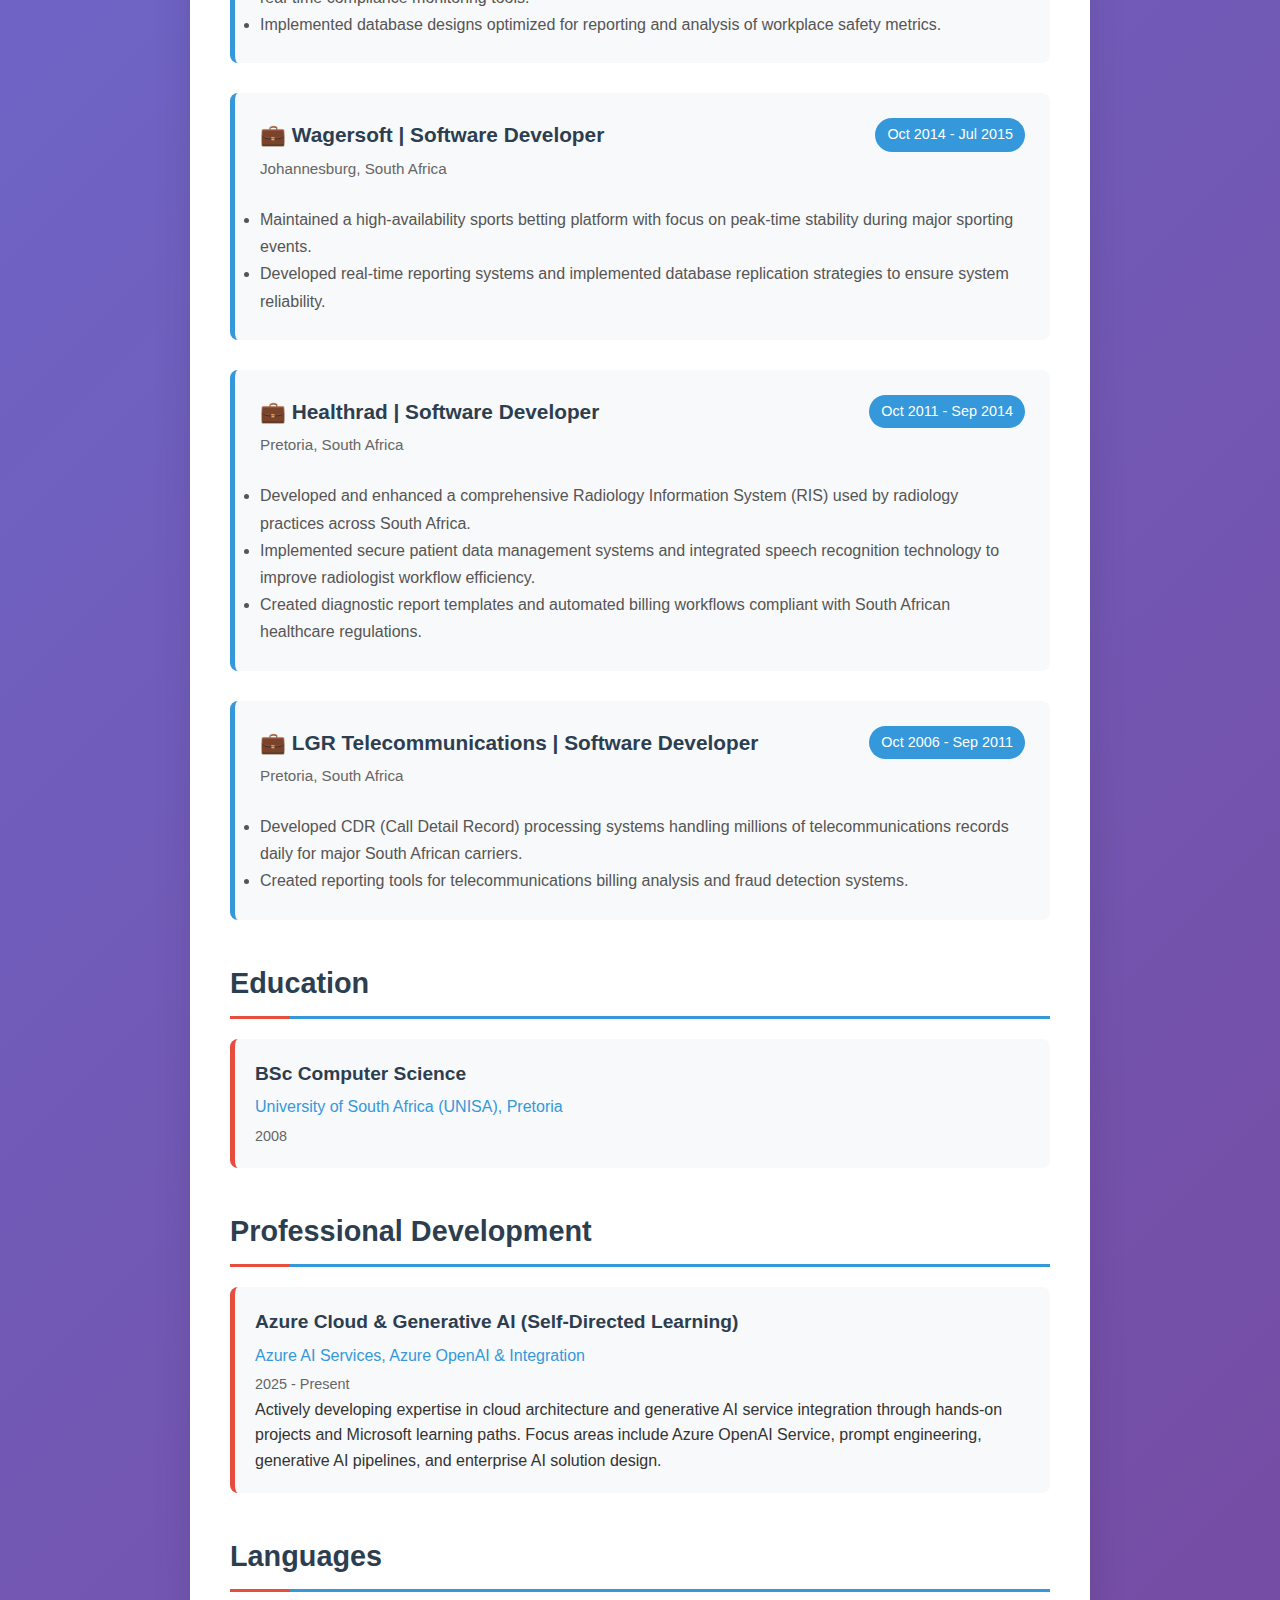
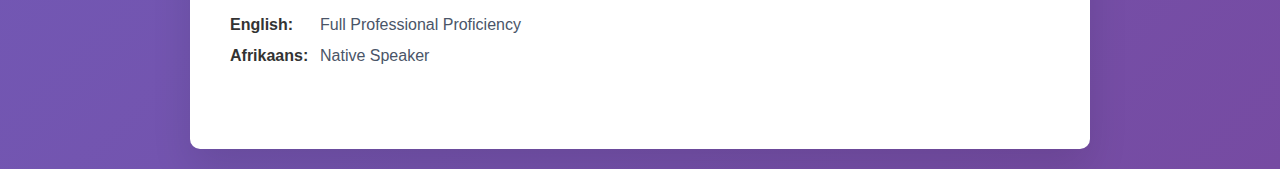
<file: sa-resume.html>
<!DOCTYPE html>
<html lang="en">
  <head>
    <meta charset="UTF-8" />
    <meta name="viewport" content="width=device-width, initial-scale=1.0" />
    <meta name="format-detection" content="telephone=no" />
    <title>Christo Lotriet - Software Developer - South Africa</title>
    <link rel="preconnect" href="https://fonts.googleapis.com" />
    <link rel="preconnect" href="https://fonts.gstatic.com" crossorigin />
    <link
      href="https://fonts.googleapis.com/css2?family=Inter:wght@300;400;500;600;700&display=swap"
      rel="stylesheet"
    />
    <link rel="stylesheet" href="styles.css" />
    <script src="geo-redirect.js"></script>
  </head>
  <body>
    <div class="export-btn-group">
      <button class="export-btn pdf-export-btn" onclick="exportToPDF()">
        <span class="icon">🖨️</span><span class="btn-text">Print/PDF</span>
      </button>
      <button class="export-btn word-export-btn" onclick="exportToWord()">
        <span class="icon">📝</span><span class="btn-text">Word</span>
      </button>
    </div>
    <div class="cv-container">
      <header class="header">
        <h1>Christo Lotriet</h1>
        <h3>Software Developer | Enterprise Applications • Databases • Web</h3>
        <div class="contact-info">
          <div class="contact-item">
            <span>📍</span>
            <span>North Carolina, USA (Relocating to South Africa)</span>
          </div>
          <div class="contact-item">
            <span>📞</span>
            <span class="phone-number"
              >(+1) 919 454 7856 (WhatsApp available)</span
            >
          </div>
          <div class="contact-item">
            <span>✉️</span>
            <a
              href="mailto:gclotriet@outlook.com"
              class="contact-link"
              data-plain-text="gclotriet@outlook.com"
              >gclotriet@outlook.com</a
            >
          </div>
          <div class="contact-item">
            <span>🔗</span>
            <a
              href="https://linkedin.com/in/gclotriet"
              class="contact-link"
              data-plain-text="linkedin.com/in/gclotriet"
              >linkedin.com/in/gclotriet</a
            >
          </div>
        </div>
      </header>

      <div class="content">
        <section class="section">
          <h2>Summary</h2>
          <div class="summary-text">
            <p>
              Senior software developer with extensive experience delivering
              enterprise applications, database-driven solutions, and modern web
              platforms across South African industries. Strong proficiency in
              .NET technologies and C# (since 2020), with deep expertise in
              Delphi and advanced database programming across SQL Server,
              PostgreSQL, Oracle, and MySQL.
            </p>
            <p>
              Skilled in building scalable systems, high-performance data
              processing solutions, and optimized database architectures across
              SQL Server, MySQL, Oracle, and PostgreSQL. Proven ability to
              contribute to mission-critical systems in healthcare,
              telecommunications, financial services, and occupational safety.
            </p>
            <p>
              Adaptable developer who ramps up quickly across diverse technology
              stacks and proprietary frameworks while maintaining team
              standards. Leverages AI tools strategically throughout the
              development workflow while ensuring thorough validation, licensing
              compliance, and architectural considerations.
            </p>
          </div>
        </section>

        <section class="section">
          <h2>Objective</h2>
          <div class="objective-text">
            South African citizen currently abroad, returning permanently and
            available to start work immediately. Seeking opportunities in
            software development, project coordination, or data-focused roles.
            Open to positions such as Software Developer, Project Management
            Associate, Data Analyst, or Technical Coordinator where I can apply
            my expertise in the South African business landscape.
          </div>
        </section>

        <section class="section">
          <h2>Technical Skills</h2>
          <div class="skills-modern">
            <div class="skills-row">
              <div class="skill-group">
                <h3 class="skill-heading">Languages & Frameworks</h3>
                <div class="skill-pills">
                  <span class="skill-pill">C#</span>
                  <span class="skill-pill">ASP.NET MVC</span>
                  <span class="skill-pill">JavaScript</span>
                  <span class="skill-pill">HTML5/CSS3</span>
                  <span class="skill-pill">Delphi</span>
                </div>
                
                <h3 class="skill-heading skill-heading-secondary">Tools & Methods</h3>
                <div class="skill-pills">
                  <span class="skill-pill">Visual Studio</span>
                  <span class="skill-pill">Git</span>
                  <span class="skill-pill">Jenkins</span>
                  <span class="skill-pill">JIRA</span>
                  <span class="skill-pill">Agile/Scrum</span>
                  <span class="skill-pill">CI/CD</span>
                </div>
              </div>
              <div class="skill-group">
                <h3 class="skill-heading">Databases & APIs</h3>
                <div class="skill-pills">
                  <span class="skill-pill">SQL Server</span>
                  <span class="skill-pill">PostgreSQL</span>
                  <span class="skill-pill">Oracle</span>
                  <span class="skill-pill">MySQL</span>
                  <span class="skill-pill">REST APIs</span>
                </div>
                
                <h3 class="skill-heading skill-heading-secondary">Focus Areas</h3>
                <div class="skill-pills">
                  <span class="skill-pill">Enterprise Web Applications</span>
                  <span class="skill-pill">Database Design & Performance</span>
                  <span class="skill-pill">Data Warehousing</span>
                  <span class="skill-pill azure-openai-pill">Currently Learning: Azure OpenAI</span>
                </div>
              </div>
            </div>
          </div>
          <style>
            .skills-modern {
              margin-top: 20px;
            }
            .skills-row {
              display: flex;
              gap: 30px;
              margin-bottom: 20px;
            }
            .skill-group {
              flex: 1;
            }
            .skill-heading {
              font-size: 15px;
              margin: 0 0 10px;
              color: #4f46e5;
              font-weight: 600;
            }
            .skill-pills {
              display: flex;
              flex-wrap: wrap;
              gap: 8px;
            }
            .skill-pill {
              background: #f3f4f6;
              border: 1px solid #e5e7eb;
              border-radius: 16px;
              padding: 4px 12px;
              font-size: 13px;
              display: inline-block;
            }
          </style>
        </section>

        <section class="section">
          <h2>Cross-Functional Capabilities</h2>
          <div class="capabilities-grid">
            <div class="capability-item">
              <h4>📊 Data Management & Analysis</h4>
              <p>
                Extensive experience with SQL Server, PostgreSQL, Oracle, and
                MySQL. Skilled in database optimization, performance tuning, and
                data migration projects across South African enterprises.
              </p>
            </div>
            <div class="capability-item">
              <h4>🤝 Project Coordination</h4>
              <p>
                Proven track record working with cross-functional teams,
                participating in Agile ceremonies, and coordinating technical
                deliverables using JIRA and CI/CD workflows.
              </p>
            </div>
            <div class="capability-item">
              <h4>🔧 Technical Problem Solving</h4>
              <p>
                Strong analytical skills from debugging complex enterprise
                systems, optimizing database performance, and integrating
                diverse technology stacks.
              </p>
            </div>
            <div class="capability-item">
              <h4>📈 Process Improvement</h4>
              <p>
                Experience implementing CI/CD pipelines, optimizing development
                workflows, and contributing to system architecture decisions
                across multiple organizations.
              </p>
            </div>
          </div>
        </section>

        <section class="section">
          <h2>Professional Experience</h2>

          <div class="job">
            <div class="job-header">
              <div>
                <div class="job-title">
                  💼 Courthouse Computer Systems | Web Developer
                </div>
                <div class="job-location">North Carolina, USA</div>
              </div>
              <div class="job-date">Jan 2023 - Aug 2025</div>
            </div>
            <div class="job-description">
              <ul class="job-bullets">
                <li>
                  Contribute to web-based public records systems supporting
                  Register of Deeds offices across multiple North Carolina
                  counties.
                </li>
                <li>
                  Enhance ASP.NET MVC/C#/SQL features to improve usability and
                  ensure reliable access to land and vital records.
                </li>
                <li>
                  Assist with secure online payment capabilities for certified
                  document requests.
                </li>
                <li>
                  Collaborate with cross-functional teams to streamline county
                  operations and improve public access to records.
                </li>
              </ul>
            </div>
          </div>

          <div class="job">
            <div class="job-header">
              <div>
                <div class="job-title">
                  💼 Discovery Limited (Health) | Software Developer
                </div>
                <div class="job-location">Johannesburg, South Africa</div>
              </div>
              <div class="job-date">Jul 2020 - Dec 2022</div>
            </div>
            <div class="job-description">
              <ul class="job-bullets">
                <li>
                  Supported enterprise healthcare systems within Discovery
                  Health through team-based development and maintenance work.
                </li>
                <li>
                  Worked with SQL scripts and stored procedures as part of
                  ongoing system maintenance and stability improvements.
                </li>
                <li>
                  Assisted with multi-environment CI/CD processes using Jenkins
                  and participated in daily Agile practices including stand-ups
                  and peer testing.
                </li>
              </ul>
            </div>
          </div>

          <div class="job">
            <div class="job-header">
              <div>
                <div class="job-title">💼 Med-e-Mass | Software Developer</div>
                <div class="job-location">Pretoria, South Africa</div>
              </div>
              <div class="job-date">Oct 2017 - Jun 2020</div>
            </div>
            <div class="job-description">
              <ul class="job-bullets">
                <li>
                  Developed and maintained a full-stack practice management
                  system used by medical professionals across South Africa.
                </li>
                <li>
                  Designed REST API services for secure healthcare data
                  workflows and created responsive user interfaces for practice
                  operations.
                </li>
                <li>
                  Maintained optimal system performance through PostgreSQL
                  optimization techniques including stored procedures and
                  indexing while ensuring compliant healthcare data handling.
                </li>
              </ul>
            </div>
          </div>

          <div class="job">
            <div class="job-header">
              <div>
                <div class="job-title">💼 NOSA | Software Developer</div>
                <div class="job-location">Pretoria, South Africa</div>
              </div>
              <div class="job-date">Aug 2015 - Sep 2017</div>
            </div>
            <div class="job-description">
              <ul class="job-bullets">
                <li>
                  Developed an occupational health and safety risk management
                  system featuring QlikView dashboards and real-time compliance
                  monitoring tools.
                </li>
                <li>
                  Implemented database designs optimized for reporting and
                  analysis of workplace safety metrics.
                </li>
              </ul>
            </div>
          </div>

          <div class="job">
            <div class="job-header">
              <div>
                <div class="job-title">💼 Wagersoft | Software Developer</div>
                <div class="job-location">Johannesburg, South Africa</div>
              </div>
              <div class="job-date">Oct 2014 - Jul 2015</div>
            </div>
            <div class="job-description">
              <ul class="job-bullets">
                <li>
                  Maintained a high-availability sports betting platform with
                  focus on peak-time stability during major sporting events.
                </li>
                <li>
                  Developed real-time reporting systems and implemented database
                  replication strategies to ensure system reliability.
                </li>
              </ul>
            </div>
          </div>

          <div class="job">
            <div class="job-header">
              <div>
                <div class="job-title">💼 Healthrad | Software Developer</div>
                <div class="job-location">Pretoria, South Africa</div>
              </div>
              <div class="job-date">Oct 2011 - Sep 2014</div>
            </div>
            <div class="job-description">
              <ul class="job-bullets">
                <li>
                  Developed and enhanced a comprehensive Radiology Information
                  System (RIS) used by radiology practices across South Africa.
                </li>
                <li>
                  Implemented secure patient data management systems and
                  integrated speech recognition technology to improve
                  radiologist workflow efficiency.
                </li>
                <li>
                  Created diagnostic report templates and automated billing
                  workflows compliant with South African healthcare regulations.
                </li>
              </ul>
            </div>
          </div>

          <div class="job">
            <div class="job-header">
              <div>
                <div class="job-title">
                  💼 LGR Telecommunications | Software Developer
                </div>
                <div class="job-location">Pretoria, South Africa</div>
              </div>
              <div class="job-date">Oct 2006 - Sep 2011</div>
            </div>
            <div class="job-description">
              <ul class="job-bullets">
                <li>
                  Developed CDR (Call Detail Record) processing systems handling
                  millions of telecommunications records daily for major South
                  African carriers.
                </li>
                <li>
                  Created reporting tools for telecommunications billing
                  analysis and fraud detection systems.
                </li>
              </ul>
            </div>
          </div>
        </section>

        <section class="section">
          <h2>Education</h2>
          <div class="education-item">
            <div class="degree">BSc Computer Science</div>
            <div class="university">
              University of South Africa (UNISA), Pretoria
            </div>
            <div class="education-date">2008</div>
          </div>
        </section>

        <section class="section">
          <h2>Professional Development</h2>
          <div class="education-item">
            <div class="degree">
              Azure Cloud & Generative AI (Self-Directed Learning)
            </div>
            <div class="university">
              Azure AI Services, Azure OpenAI & Integration
            </div>
            <div class="education-date">2025 - Present</div>
            <div class="professional-dev-description">
              Actively developing expertise in cloud architecture and generative
              AI service integration through hands-on projects and Microsoft
              learning paths. Focus areas include Azure OpenAI Service, prompt
              engineering, generative AI pipelines, and enterprise AI solution
              design.
            </div>
          </div>
        </section>

        <section class="section">
          <h2>Languages</h2>
          <div class="languages">
            <div class="language-item">
              <span class="language-name">English:</span>
              <span class="language-level">Full Professional Proficiency</span>
            </div>
            <div class="language-item">
              <span class="language-name">Afrikaans:</span>
              <span class="language-level">Native Speaker</span>
            </div>
          </div>
          <style>
            .languages {
              display: flex;
              flex-direction: column;
              gap: 5px;
            }
            .language-item {
              display: flex;
              align-items: center;
              gap: 10px;
            }
            .language-name {
              font-weight: 600;
              min-width: 80px;
            }
            .language-level {
              color: #4a5568;
            }
          </style>
        </section>
      </div>
    </div>
    <script src="script.js"></script>
    <script src="word-export.js"></script>
  </body>
</html>
</file>
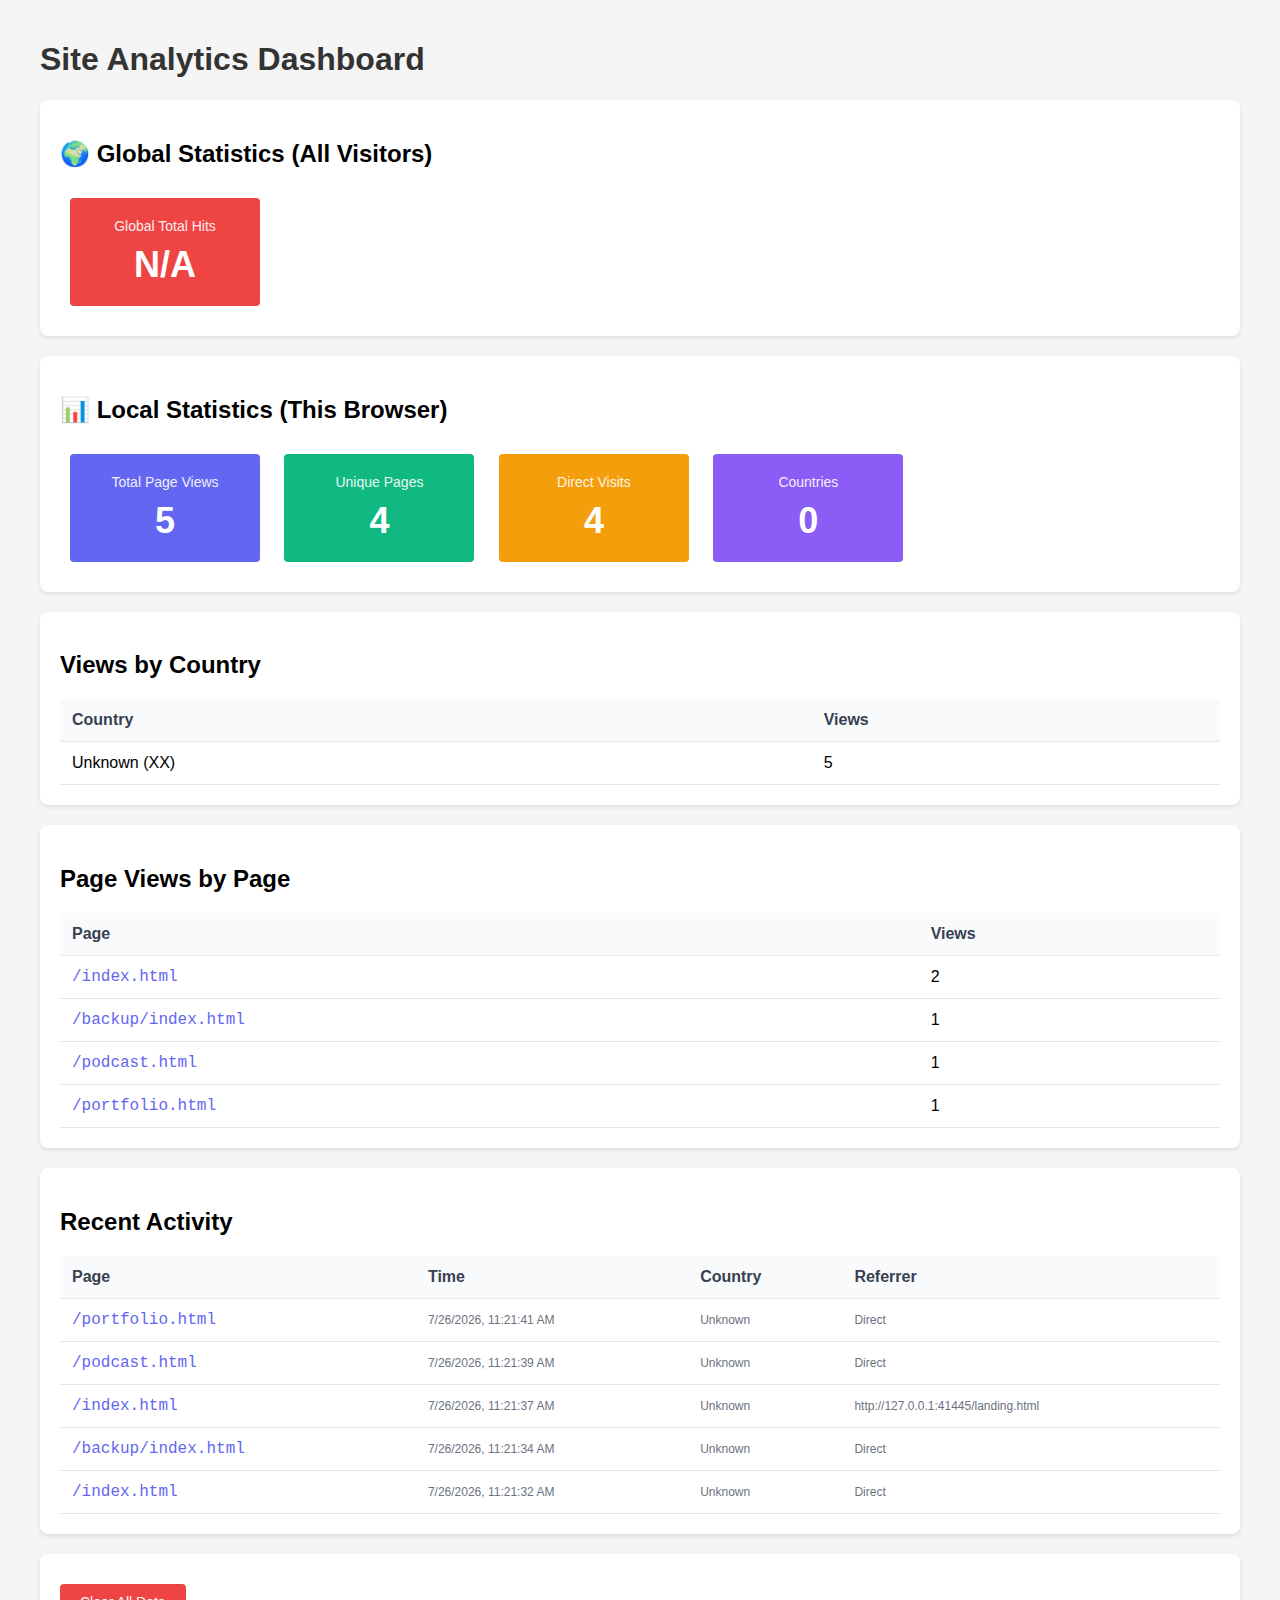
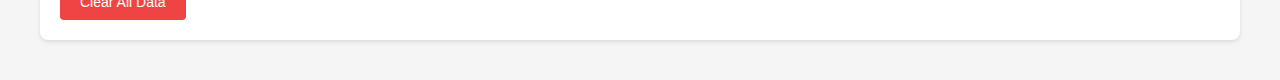
<file: stats.html>
<!DOCTYPE html>
<html lang="en">
<head>
  <meta charset="UTF-8">
  <meta name="viewport" content="width=device-width, initial-scale=1.0">
  <title>Site Analytics</title>
  <style>
    body {
      font-family: -apple-system, BlinkMacSystemFont, 'Segoe UI', Roboto, Oxygen, Ubuntu, Cantarell, sans-serif;
      max-width: 1200px;
      margin: 0 auto;
      padding: 20px;
      background: #f5f5f5;
    }
    h1 {
      color: #333;
    }
    .stats-container {
      background: white;
      padding: 20px;
      border-radius: 8px;
      box-shadow: 0 2px 4px rgba(0,0,0,0.1);
      margin-bottom: 20px;
    }
    .stat-card {
      display: inline-block;
      background: #6366f1;
      color: white;
      padding: 20px;
      border-radius: 4px;
      margin: 10px;
      min-width: 150px;
      text-align: center;
    }
    .stat-card h3 {
      margin: 0 0 10px 0;
      font-size: 14px;
      font-weight: normal;
      opacity: 0.9;
    }
    .stat-card .number {
      font-size: 36px;
      font-weight: bold;
      margin: 0;
    }
    table {
      width: 100%;
      border-collapse: collapse;
      background: white;
    }
    th, td {
      padding: 12px;
      text-align: left;
      border-bottom: 1px solid #e5e7eb;
    }
    th {
      background: #f9fafb;
      font-weight: 600;
      color: #374151;
    }
    .page-path {
      font-family: 'Courier New', monospace;
      color: #6366f1;
    }
    .timestamp {
      font-size: 12px;
      color: #6b7280;
    }
    .btn {
      background: #ef4444;
      color: white;
      border: none;
      padding: 10px 20px;
      border-radius: 4px;
      cursor: pointer;
      font-size: 14px;
      margin-top: 10px;
    }
    .btn:hover {
      background: #dc2626;
    }
    .empty-state {
      text-align: center;
      padding: 40px;
      color: #6b7280;
    }
  </style>
</head>
<body>
  <h1>Site Analytics Dashboard</h1>

  <div class="stats-container">
    <h2>🌍 Global Statistics (All Visitors)</h2>
    <div class="stat-card" style="background: #ef4444;">
      <h3>Global Total Hits</h3>
      <div class="number" id="globalTotalHits">Loading...</div>
    </div>
  </div>

  <div class="stats-container">
    <h2>📊 Local Statistics (This Browser)</h2>
    <div class="stat-card">
      <h3>Total Page Views</h3>
      <div class="number" id="totalViews">0</div>
    </div>
    <div class="stat-card" style="background: #10b981;">
      <h3>Unique Pages</h3>
      <div class="number" id="uniquePages">0</div>
    </div>
    <div class="stat-card" style="background: #f59e0b;">
      <h3>Direct Visits</h3>
      <div class="number" id="directVisits">0</div>
    </div>
    <div class="stat-card" style="background: #8b5cf6;">
      <h3>Countries</h3>
      <div class="number" id="uniqueCountries">0</div>
    </div>
  </div>

  <div class="stats-container">
    <h2>Views by Country</h2>
    <div id="countryStats"></div>
  </div>

  <div class="stats-container">
    <h2>Page Views by Page</h2>
    <div id="pageStats"></div>
  </div>

  <div class="stats-container">
    <h2>Recent Activity</h2>
    <div id="recentActivity"></div>
  </div>

  <div class="stats-container">
    <button class="btn" onclick="clearAnalytics()">Clear All Data</button>
  </div>

  <script>
    // Load global statistics from Abacus API
    async function loadGlobalStats() {
      try {
        const response = await fetch('https://abacus.jasoncameron.dev/get/lotriet.github.io/total-visits');
        if (response.ok) {
          const data = await response.json();
          document.getElementById('globalTotalHits').textContent = data.value || 0;
        } else {
          document.getElementById('globalTotalHits').textContent = 'N/A';
        }
      } catch (e) {
        document.getElementById('globalTotalHits').textContent = 'N/A';
        console.log('Global stats unavailable');
      }
    }

    function loadAnalytics() {
      try {
        const stored = localStorage.getItem('siteAnalytics');
        if (!stored) {
          showEmptyState();
          return;
        }

        const analytics = JSON.parse(stored);

        // Calculate statistics
        const totalViews = analytics.length;
        const uniquePages = new Set(analytics.map(a => a.page)).size;
        const directVisits = analytics.filter(a => !a.referrer || a.referrer === 'direct').length;
        const uniqueCountries = new Set(analytics.map(a => a.country).filter(c => c && c !== 'Unknown')).size;

        // Update summary cards
        document.getElementById('totalViews').textContent = totalViews;
        document.getElementById('uniquePages').textContent = uniquePages;
        document.getElementById('directVisits').textContent = directVisits;
        document.getElementById('uniqueCountries').textContent = uniqueCountries;

        // Views by country
        const countryViews = {};
        analytics.forEach(item => {
          const country = item.country || 'Unknown';
          const countryCode = item.countryCode || 'XX';
          const key = `${country} (${countryCode})`;
          countryViews[key] = (countryViews[key] || 0) + 1;
        });

        const sortedCountries = Object.entries(countryViews).sort((a, b) => b[1] - a[1]);
        let countryStatsHTML = '<table><tr><th>Country</th><th>Views</th></tr>';
        sortedCountries.forEach(([country, count]) => {
          countryStatsHTML += `<tr><td>${country}</td><td>${count}</td></tr>`;
        });
        countryStatsHTML += '</table>';
        document.getElementById('countryStats').innerHTML = countryStatsHTML;

        // Page views by page
        const pageViews = {};
        analytics.forEach(item => {
          const page = item.page || '/';
          pageViews[page] = (pageViews[page] || 0) + 1;
        });

        const sortedPages = Object.entries(pageViews).sort((a, b) => b[1] - a[1]);
        let pageStatsHTML = '<table><tr><th>Page</th><th>Views</th></tr>';
        sortedPages.forEach(([page, count]) => {
          pageStatsHTML += `<tr><td class="page-path">${page}</td><td>${count}</td></tr>`;
        });
        pageStatsHTML += '</table>';
        document.getElementById('pageStats').innerHTML = pageStatsHTML;

        // Recent activity (last 50)
        const recentItems = analytics.slice(-50).reverse();
        let activityHTML = '<table><tr><th>Page</th><th>Time</th><th>Country</th><th>Referrer</th></tr>';
        recentItems.forEach(item => {
          const date = new Date(item.timestamp);
          const formattedDate = date.toLocaleString();
          const referrer = item.referrer === 'direct' ? 'Direct' : (item.referrer || 'Unknown');
          const country = item.country || 'Unknown';
          const location = item.city && item.city !== 'Unknown' ? `${country}, ${item.city}` : country;
          activityHTML += `
            <tr>
              <td class="page-path">${item.page || '/'}</td>
              <td class="timestamp">${formattedDate}</td>
              <td class="timestamp">${location}</td>
              <td class="timestamp">${referrer}</td>
            </tr>
          `;
        });
        activityHTML += '</table>';
        document.getElementById('recentActivity').innerHTML = activityHTML;

      } catch (e) {
        console.error('Error loading analytics:', e);
        showEmptyState();
      }
    }

    function showEmptyState() {
      document.getElementById('countryStats').innerHTML = '<div class="empty-state">No data available yet</div>';
      document.getElementById('pageStats').innerHTML = '<div class="empty-state">No data available yet</div>';
      document.getElementById('recentActivity').innerHTML = '<div class="empty-state">No recent activity</div>';
    }

    function clearAnalytics() {
      if (confirm('Are you sure you want to clear all analytics data? This cannot be undone.')) {
        localStorage.removeItem('siteAnalytics');
        location.reload();
      }
    }

    // Load analytics on page load
    loadGlobalStats();
    loadAnalytics();

    // Auto-refresh every 30 seconds
    setInterval(() => {
      loadGlobalStats();
      loadAnalytics();
    }, 30000);
  </script>
</body>
</html>
</file>
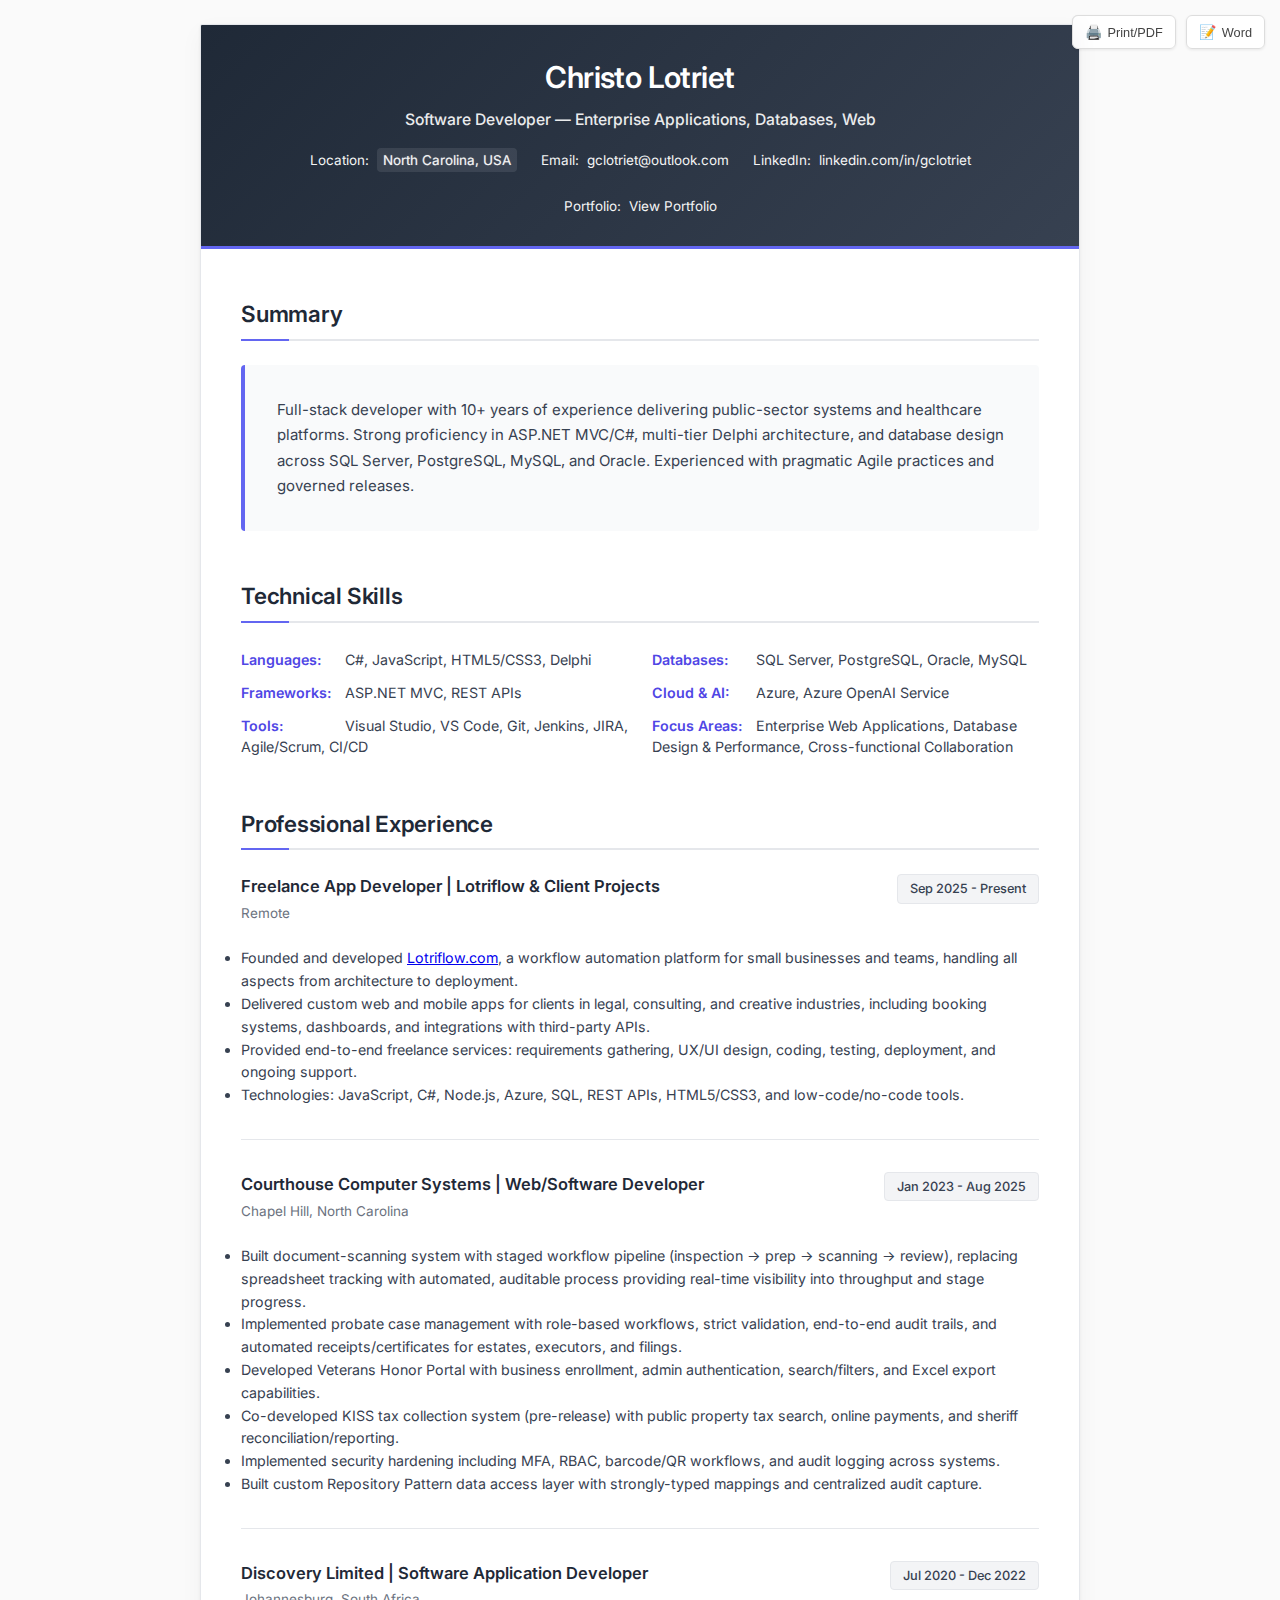
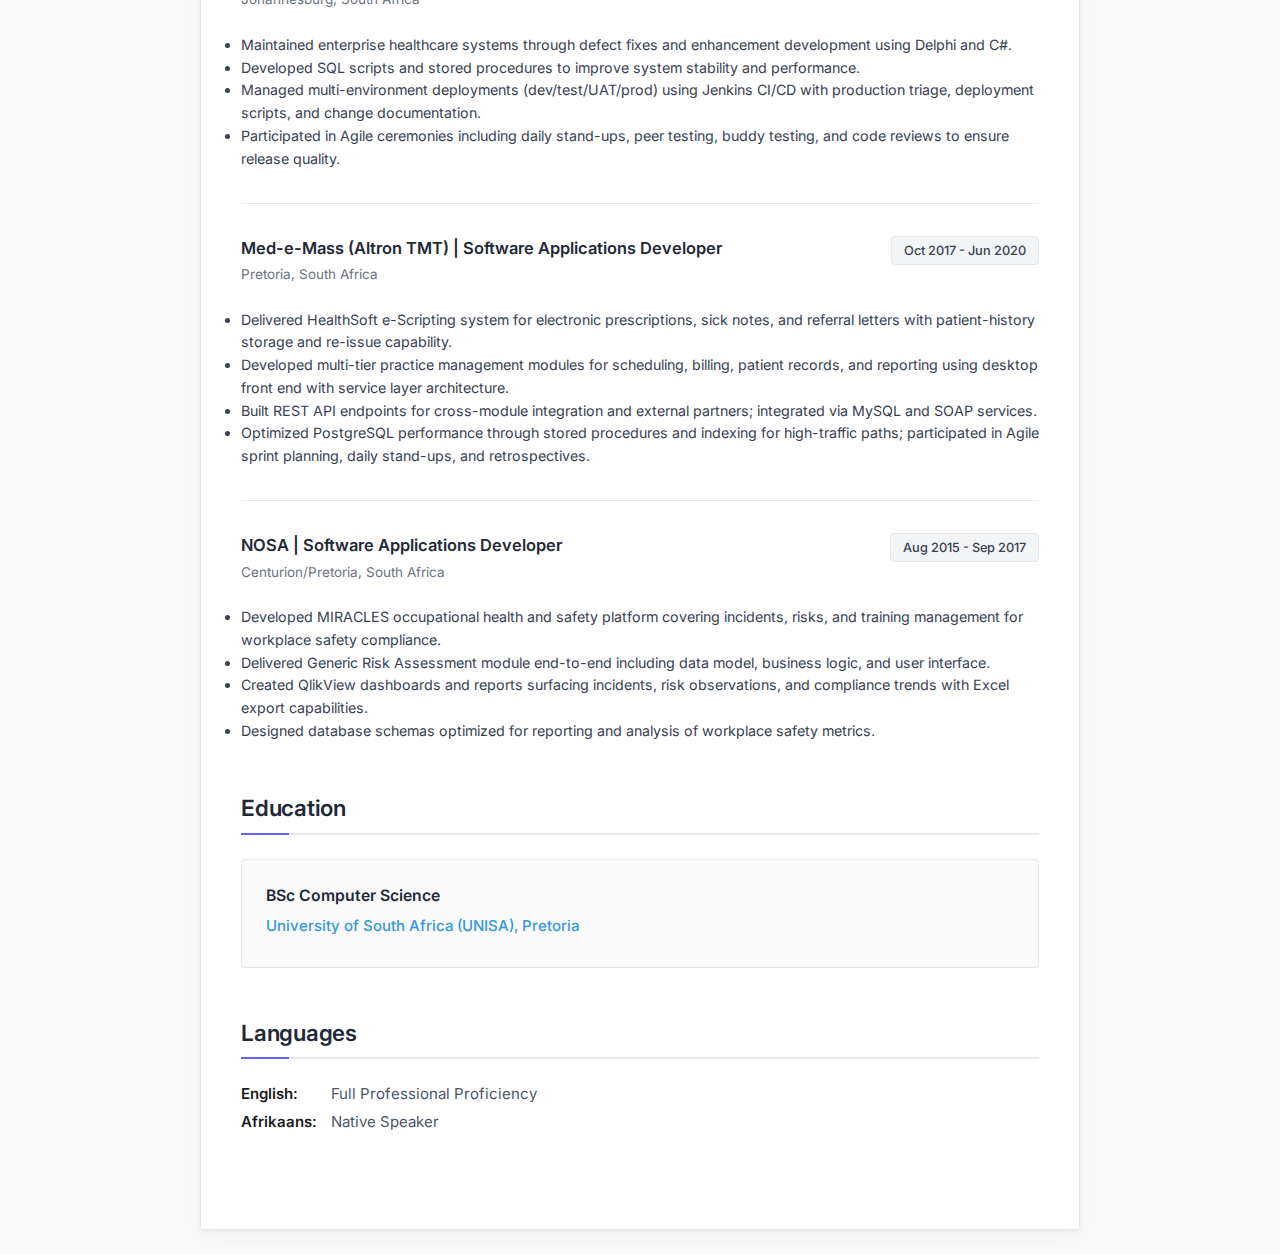
<file: backup/landing.html>
<!DOCTYPE html>
<html lang="en">
  <head>
    <meta charset="UTF-8" />
    <meta http-equiv="refresh" content="0; url=index.html" />
    <meta name="viewport" content="width=device-width, initial-scale=1.0" />
    <title>Redirecting...</title>
    <script>
      window.location.replace("index.html");
    </script>
  </head>
  <body>
    <p>Redirecting to the resume...</p>
  </body>
</html>
</file>
<file: styles.css>
* {
  margin: 0;
  padding: 0;
  box-sizing: border-box;
}

body {
  font-family: "Segoe UI", Tahoma, Geneva, Verdana, sans-serif;
  line-height: 1.6;
  color: #333;
  background: linear-gradient(135deg, #667eea 0%, #764ba2 100%);
  min-height: 100vh;
  padding: 20px;
}

.cv-container {
  max-width: 900px;
  margin: 0 auto;
  background: white;
  border-radius: 10px;
  box-shadow: 0 20px 40px rgba(0, 0, 0, 0.1);
  overflow: hidden;
}

.header {
  background: linear-gradient(135deg, #2c3e50 0%, #34495e 100%);
  color: white;
  padding: 40px;
  text-align: center;
}

.header h1 {
  font-size: 2.5em;
  margin-bottom: 10px;
  font-weight: 300;
}

.contact-info {
  display: flex;
  justify-content: center;
  flex-wrap: wrap;
  gap: 20px;
  margin-top: 20px;
  font-size: 0.95em;
}

.contact-item {
  display: flex;
  align-items: center;
  gap: 8px;
}

.content {
  padding: 40px;
}

.section {
  margin-bottom: 40px;
}

.section h2 {
  color: #2c3e50;
  font-size: 1.8em;
  margin-bottom: 20px;
  padding-bottom: 10px;
  border-bottom: 3px solid #3498db;
  position: relative;
}

.section h2::after {
  content: "";
  position: absolute;
  bottom: -3px;
  left: 0;
  width: 60px;
  height: 3px;
  background: #e74c3c;
}

.summary-text {
  font-size: 1.1em;
  color: #555;
  line-height: 1.8;
  background: #f8f9fa;
  padding: 25px;
  border-radius: 8px;
  border-left: 5px solid #3498db;
}

.objective-text {
  font-size: 1.05em;
  color: #555;
  line-height: 1.7;
  background: #fff5f5;
  padding: 20px;
  border-radius: 8px;
  border-left: 5px solid #e74c3c;
  font-style: italic;
}

.job {
  margin-bottom: 30px;
  padding: 25px;
  background: #f8f9fa;
  border-radius: 8px;
  border-left: 5px solid #3498db;
  transition: transform 0.2s ease;
}

.job:hover {
  transform: translateY(-2px);
  box-shadow: 0 8px 25px rgba(0, 0, 0, 0.1);
}

.job-header {
  display: flex;
  justify-content: space-between;
  align-items: flex-start;
  margin-bottom: 15px;
  flex-wrap: wrap;
}

.job-title {
  font-size: 1.3em;
  font-weight: 600;
  color: #2c3e50;
  margin-bottom: 5px;
}

.company {
  font-size: 1.1em;
  color: #3498db;
  font-weight: 500;
}

.job-date {
  background: #3498db;
  color: white;
  padding: 5px 12px;
  border-radius: 20px;
  font-size: 0.9em;
  font-weight: 500;
}

.job-location {
  color: #666;
  font-size: 0.95em;
  margin-bottom: 10px;
}

.job-description {
  color: #555;
  line-height: 1.7;
}

.skills-grid {
  display: grid;
  grid-template-columns: repeat(auto-fit, minmax(200px, 1fr));
  gap: 15px;
}

.skill-category {
  background: #f8f9fa;
  padding: 20px;
  border-radius: 8px;
  border-left: 5px solid #3498db;
}

.skill-category h4 {
  color: #2c3e50;
  margin-bottom: 10px;
  font-size: 1.1em;
}

.skill-tags {
  display: flex;
  flex-wrap: wrap;
  gap: 8px;
}

.skill-tag {
  background: #3498db;
  color: white;
  padding: 5px 12px;
  border-radius: 15px;
  font-size: 0.85em;
  font-weight: 500;
}

.education-item {
  background: #f8f9fa;
  padding: 20px;
  border-radius: 8px;
  border-left: 5px solid #e74c3c;
}

.degree {
  font-size: 1.2em;
  font-weight: 600;
  color: #2c3e50;
  margin-bottom: 5px;
}

.university {
  color: #3498db;
  font-weight: 500;
  margin-bottom: 5px;
}

.education-date {
  color: #666;
  font-size: 0.9em;
}

.languages {
  display: flex;
  gap: 15px;
  flex-wrap: wrap;
}

.language {
  background: #2c3e50;
  color: white;
  padding: 10px 20px;
  border-radius: 25px;
  font-weight: 500;
}

.export-btn-group {
  position: fixed;
  top: 20px;
  right: 20px;
  display: flex;
  gap: 16px;
  z-index: 1000;
}

.pdf-export-btn,
.word-export-btn {
  position: static;
  background: #e74c3c;
  color: white;
  border: none;
  padding: 12px 24px;
  border-radius: 25px;
  font-size: 0.9em;
  font-weight: 600;
  cursor: pointer;
  box-shadow: 0 4px 15px rgba(231, 76, 60, 0.3);
  transition: all 0.3s ease;
}

.pdf-export-btn:hover,
.word-export-btn:hover {
  background: #c0392b;
  transform: translateY(-2px);
  box-shadow: 0 6px 20px rgba(231, 76, 60, 0.4);
}

.pdf-export-btn:active,
.word-export-btn:active {
  transform: translateY(0);
}

@media print {
  body {
    background: white !important;
    padding: 0 !important;
    margin: 0 !important;
    font-size: 12pt;
    line-height: 1.4;
  }

  .cv-container {
    box-shadow: none !important;
    border-radius: 0 !important;
    margin: 0 !important;
    max-width: none !important;
    width: 100% !important;
  }

  .header {
    background: #2c3e50 !important;
    color: white !important;
    padding: 30px !important;
    margin: 0 !important;
  }

  .job:hover {
    transform: none !important;
    box-shadow: none !important;
  }

  .pdf-export-btn {
    display: none !important;
  }

  .section {
    page-break-inside: avoid;
    break-inside: avoid;
    margin-bottom: 25px;
  }

  .job {
    page-break-inside: avoid;
    break-inside: avoid;
    margin-bottom: 20px;
  }

  .header {
    page-break-after: avoid;
  }

  h2 {
    page-break-after: avoid;
    color: #2c3e50 !important;
  }

  .skill-tag {
    background: #3498db !important;
    color: white !important;
  }

  .job-date {
    background: #3498db !important;
    color: white !important;
  }

  .language {
    background: #2c3e50 !important;
    color: white !important;
  }

  /* Ensure colors are preserved */
  * {
    -webkit-print-color-adjust: exact !important;
    color-adjust: exact !important;
    print-color-adjust: exact !important;
  }
}

@media (max-width: 768px) {
  .header {
    padding: 30px 20px;
  }

  .header h1 {
    font-size: 2em;
  }

  .contact-info {
    flex-direction: column;
    gap: 10px;
  }

  .content {
    padding: 30px 20px;
  }

  .job-header {
    flex-direction: column;
  }

  .job-date {
    align-self: flex-start;
    margin-top: 10px;
  }

  .export-btn-group {
    top: 10px;
    right: 10px;
    gap: 8px;
  }
  .pdf-export-btn,
  .word-export-btn {
    padding: 10px 16px;
    font-size: 0.8em;
  }
}
</file>
<file: backup/styles.css>
* {
  margin: 0;
  padding: 0;
  box-sizing: border-box;
}

body {
  font-family: "Inter", "Segoe UI", -apple-system, BlinkMacSystemFont, sans-serif;
  line-height: 1.5;
  color: #1a1a1a;
  background: #fafafa;
  min-height: 100vh;
  padding: 24px;
  font-size: 15px;
}

.site-nav {
  max-width: 880px;
  margin: 0 auto 15px;
  text-align: center;
  padding: 10px;
  background: white;
  border-radius: 4px;
  box-shadow: 0 1px 3px rgba(0, 0, 0, 0.06);
  border: 1px solid #e5e7eb;
}

.site-nav a {
  color: #4f46e5;
  text-decoration: none;
  padding: 5px 10px;
  margin: 0 5px;
  font-weight: 500;
}

.site-nav a:hover {
  text-decoration: underline;
}

.site-nav a.active {
  color: #1f2937;
  font-weight: 600;
}

.cv-container {
  max-width: 880px;
  margin: 0 auto;
  background: white;
  border-radius: 2px;
  box-shadow: 0 1px 3px rgba(0, 0, 0, 0.06), 0 8px 24px rgba(0, 0, 0, 0.04);
  overflow: hidden;
  border: 1px solid #e5e7eb;
}

.header {
  background: linear-gradient(135deg, #1f2937 0%, #374151 100%);
  color: white;
  padding: 30px 40px;
  text-align: center;
  border-bottom: 3px solid #6366f1;
}

.header h1 {
  font-size: 2em;
  margin-bottom: 8px;
  font-weight: 600;
  letter-spacing: -0.02em;
}

.header h3 {
  font-size: 1.05em;
  font-weight: 500;
  margin-bottom: 0;
  opacity: 0.9;
}

.contact-info {
  display: flex;
  justify-content: center;
  flex-wrap: wrap;
  gap: 24px;
  margin-top: 16px;
  font-size: 0.9em;
  font-weight: 400;
}

.contact-item {
  display: flex;
  align-items: center;
  gap: 8px;
  opacity: 0.95;
}

.contact-item span:last-child {
  text-shadow: 0px 0px 1px rgba(255, 255, 255, 0.5);
  background-color: rgba(255, 255, 255, 0.1);
  padding: 2px 6px;
  border-radius: 4px;
  color: white !important;
  -webkit-text-fill-color: white !important;
}

.phone-number {
  color: white !important;
  -webkit-text-fill-color: white !important;
  text-decoration: none !important;
  pointer-events: auto;
}

.content {
  padding: 48px 40px;
}

.section {
  margin-bottom: 48px;
}

.section h2 {
  color: #1f2937;
  font-size: 1.5em;
  margin-bottom: 24px;
  padding-bottom: 8px;
  border-bottom: 2px solid #e5e7eb;
  position: relative;
  font-weight: 600;
  letter-spacing: -0.01em;
}

.section h2::after {
  content: "";
  position: absolute;
  bottom: -2px;
  left: 0;
  width: 48px;
  height: 2px;
  background: #6366f1;
}

.summary-text {
  font-size: 1em;
  color: #374151;
  line-height: 1.7;
  background: #f9fafb;
  padding: 32px;
  border-radius: 4px;
  border-left: 4px solid #6366f1;
  font-weight: 400;
}

.objective-text {
  font-size: 0.95em;
  color: #374151;
  line-height: 1.6;
  background: #fefefe;
  padding: 24px;
  border-radius: 4px;
  border-left: 4px solid #9ca3af;
  font-style: normal;
  font-weight: 400;
}

.job {
  margin-bottom: 32px;
  padding: 0;
  background: transparent;
  border-radius: 0;
  border-left: none;
  transition: none;
  border-bottom: 1px solid #e5e7eb;
  padding-bottom: 32px;
}

.job:last-child {
  border-bottom: none;
  padding-bottom: 0;
  margin-bottom: 0;
}

.job:hover {
  transform: none;
  box-shadow: none;
}

.job-header {
  display: flex;
  justify-content: space-between;
  align-items: flex-start;
  margin-bottom: 16px;
  flex-wrap: wrap;
}

.job-title {
  font-size: 1.1em;
  font-weight: 600;
  color: #1f2937;
  margin-bottom: 4px;
}

.company {
  font-size: 1em;
  color: #6366f1;
  font-weight: 500;
  margin-bottom: 2px;
}

.job-date {
  background: #f3f4f6;
  color: #374151;
  padding: 4px 12px;
  border-radius: 4px;
  font-size: 0.85em;
  font-weight: 500;
  border: 1px solid #e5e7eb;
}

.job-location {
  color: #6b7280;
  font-size: 0.9em;
  margin-bottom: 8px;
  font-weight: 400;
}

.job-description {
  color: #374151;
  line-height: 1.6;
  font-size: 0.95em;
  margin-top: 16px;
  font-weight: 400;
}

.skills-grid {
  display: grid;
  grid-template-columns: repeat(auto-fit, minmax(180px, 1fr));
  gap: 24px;
}

.skill-category {
  background: #fafafa;
  padding: 20px;
  border-radius: 4px;
  border: 1px solid #e5e7eb;
}

.skill-category h4 {
  color: #1f2937;
  margin-bottom: 12px;
  font-size: 0.9em;
  font-weight: 600;
  text-transform: uppercase;
  letter-spacing: 0.05em;
}

.skill-tags {
  display: flex;
  flex-wrap: wrap;
  gap: 6px;
}

.skill-tag {
  background: #f3f4f6;
  color: #374151;
  padding: 4px 10px;
  border-radius: 3px;
  font-size: 0.8em;
  font-weight: 500;
  border: 1px solid #e5e7eb;
}

.education-item {
  background: #fafafa;
  padding: 24px;
  border-radius: 4px;
  border: 1px solid #e5e7eb;
}

.degree {
  font-size: 1.05em;
  font-weight: 600;
  color: #1f2937;
  margin-bottom: 8px;
}

.university {
  color: #3498db;
  font-weight: 500;
  margin-bottom: 5px;
}

.education-date {
  color: #666;
  font-size: 0.9em;
}

.languages {
  display: flex;
  gap: 12px;
  flex-wrap: wrap;
}

.language {
  background: #f3f4f6;
  color: #374151;
  padding: 8px 16px;
  border-radius: 4px;
  font-weight: 500;
  border: 1px solid #e5e7eb;
  font-size: 0.9em;
}


.export-btn-group {
  position: fixed;
  top: 15px;
  right: 15px;
  display: flex;
  gap: 10px;
  z-index: 1000;
}

.export-btn {
  display: flex;
  align-items: center;
  background: rgba(255, 255, 255, 0.95);
  color: #444;
  border: 1px solid #ddd;
  padding: 8px 12px;
  border-radius: 6px;
  font-size: 0.85em;
  font-weight: 500;
  cursor: pointer;
  box-shadow: 0 1px 3px rgba(0, 0, 0, 0.08);
  transition: all 0.2s ease;
  backdrop-filter: blur(10px);
}

.export-btn .icon {
  margin-right: 6px;
  font-size: 1.1em;
}

.pdf-export-btn,
.word-export-btn {
  min-width: 44px;
  justify-content: center;
}

.pdf-export-btn:hover,
.word-export-btn:hover {
  background: white;
  border-color: #bbb;
  box-shadow: 0 2px 6px rgba(0, 0, 0, 0.12);
}

.pdf-export-btn:active,
.word-export-btn:active {
  transform: translateY(1px);
  box-shadow: 0 1px 2px rgba(0, 0, 0, 0.1);
}

@media print {
  body {
    background: white !important;
    padding: 0 !important;
    margin: 0 !important;
    font-size: 12pt;
    line-height: 1.4;
  }

  .cv-container {
    box-shadow: none !important;
    border-radius: 0 !important;
    margin: 0 !important;
    max-width: none !important;
    width: 100% !important;
  }

  .header {
    background: #2c3e50 !important;
    color: white !important;
    padding: 30px !important;
    margin: 0 !important;
  }

  .job:hover {
    transform: none !important;
    box-shadow: none !important;
  }

  .pdf-export-btn {
    display: none !important;
  }

  .section {
    page-break-inside: avoid;
    break-inside: avoid;
    margin-bottom: 25px;
  }

  .job {
    page-break-inside: avoid;
    break-inside: avoid;
    margin-bottom: 20px;
  }

  .header {
    page-break-after: avoid;
  }

  h2 {
    page-break-after: avoid;
    color: #2c3e50 !important;
  }

  .skill-tag {
    background: #3498db !important;
    color: white !important;
  }

  .job-date {
    background: #3498db !important;
    color: white !important;
  }

  .language {
    background: #2c3e50 !important;
    color: white !important;
  }

  /* Ensure colors are preserved */
  * {
    -webkit-print-color-adjust: exact !important;
    print-color-adjust: exact !important;
    print-color-adjust: exact !important;
  }
}

@media (max-width: 768px) {
  .header {
    padding: 30px 20px;
  }

  .header h1 {
    font-size: 2em;
  }

  .contact-info {
    flex-direction: column;
    gap: 10px;
  }

  .content {
    padding: 30px 20px;
  }

  .job-header {
    flex-direction: column;
  }

  .job-date {
    align-self: flex-start;
    margin-top: 10px;
  }

  .export-btn-group {
    top: 10px;
    right: 10px;
    gap: 8px;
  }
  .export-btn {
    padding: 8px;
  }
  .btn-text {
    display: none;
  }
}

/* Clean up inline styles - move to proper classes */
.contact-link {
  color: white;
  text-decoration: none;
}

.currently-learning-heading {
  margin-top: 20px;
}

.azure-openai-pill {
  background: #e0f2fe;
  border-color: #0284c7;
  color: #0284c7;
}

.skill-heading-secondary {
  margin-top: 15px;
}

.professional-dev-description {
  margin-top: 12px;
  font-size: 0.9em;
  color: #374151;
  line-height: 1.5;
}

/* Languages section styles */
.languages {
  display: flex;
  flex-direction: column;
  gap: 5px;
}

.language-item {
  display: flex;
  align-items: center;
  gap: 10px;
}

.language-name {
  font-weight: 600;
  min-width: 80px;
}

.language-level {
  color: #4a5568;
}

/* Skills section improvements */
.skills-modern {
  margin-top: 20px;
}

.skills-simple {
  margin-top: 15px;
}

.skill-category {
  margin-bottom: 12px;
  line-height: 1.6;
  color: #374151;
}

.skill-category strong {
  color: #1f2937;
  font-weight: 600;
  margin-right: 8px;
}

.skill-category.currently-learning {
  margin-top: 16px;
  padding: 12px 16px;
  background: #f0f9ff;
  border-left: 4px solid #0284c7;
  border-radius: 4px;
}

.highlight {
  color: #0284c7;
  font-weight: 600;
  background: #e0f2fe;
  padding: 2px 8px;
  border-radius: 4px;
}

.skills-row {
  display: flex;
  gap: 30px;
  margin-bottom: 20px;
}

.skill-group {
  flex: 1;
}

.skill-heading {
  font-size: 15px;
  margin: 0 0 10px;
  color: #4f46e5;
  font-weight: 600;
}

.skill-pills {
  display: flex;
  flex-wrap: wrap;
  gap: 8px;
}

.skill-pill {
  background: #f3f4f6;
  border: 1px solid #e5e7eb;
  border-radius: 16px;
  padding: 4px 12px;
  font-size: 13px;
  display: inline-block;
}

/* Resume-specific styles */
.resume-link {
  color: #6366f1;
  text-decoration: none;
}

.currently-learning-skills {
  color: #0284c7;
  font-weight: 500;
}

.professional-dev-note {
  font-size: 0.9em;
  color: #666;
}

/* Cross-Functional Capabilities section */
.capabilities-grid {
  display: grid;
  grid-template-columns: repeat(auto-fit, minmax(280px, 1fr));
  gap: 20px;
  margin-top: 15px;
}

.capability-item {
  background: #f8fafc;
  border: 1px solid #e2e8f0;
  border-radius: 8px;
  padding: 18px;
  transition: box-shadow 0.2s ease;
}

.capability-item:hover {
  box-shadow: 0 2px 8px rgba(0, 0, 0, 0.1);
}

.capability-item h4 {
  margin: 0 0 10px 0;
  color: #2d3748;
  font-size: 15px;
  font-weight: 600;
  line-height: 1.3;
}

.capability-item p {
  margin: 0;
  font-size: 13px;
  line-height: 1.5;
  color: #4a5568;
}

/* Skills container styles for consistent layout */
.skills-container {
  display: flex;
  gap: 24px;
  width: 100%;
  align-items: flex-start;
}

.skill-column {
  flex: 1;
  min-width: 220px;
  display: flex;
  flex-direction: column;
  gap: 8px;
}



.skill-category {
  margin-bottom: 0;
  line-height: 1.4;
  background: none;
  border: none;
  padding: 2px 0 2px 0;
}

.skill-category-name {
  font-weight: 600;
  min-width: 100px;
  display: inline-block;
  color: #4f46e5;
  font-size: 0.95em;
}

.skill-items {
  color: #374151;
  font-size: 0.95em;
}

/* Collapsible job entries */
.job.collapsible .job-description {
  display: none;
}

.job.collapsible.open .job-description {
  display: block;
}

.job-toggle {
  margin-left: 12px;
  background: #f3f4f6;
  color: #374151;
  border: 1px solid #e5e7eb;
  padding: 4px 10px;
  border-radius: 4px;
  font-size: 0.8em;
  cursor: pointer;
}

.job-toggle:hover {
  background: #fff;
  border-color: #d1d5db;
}

/* Collapsible entries in resume.html (list layout) */
.res-toggle {
  margin-left: 8px;
  background: #f3f4f6;
  color: #374151;
  border: 1px solid #e5e7eb;
  padding: 2px 8px;
  border-radius: 4px;
  font-size: 0.8em;
  cursor: pointer;
}

.res-toggle:hover {
  background: #fff;
  border-color: #d1d5db;
}
</file>
